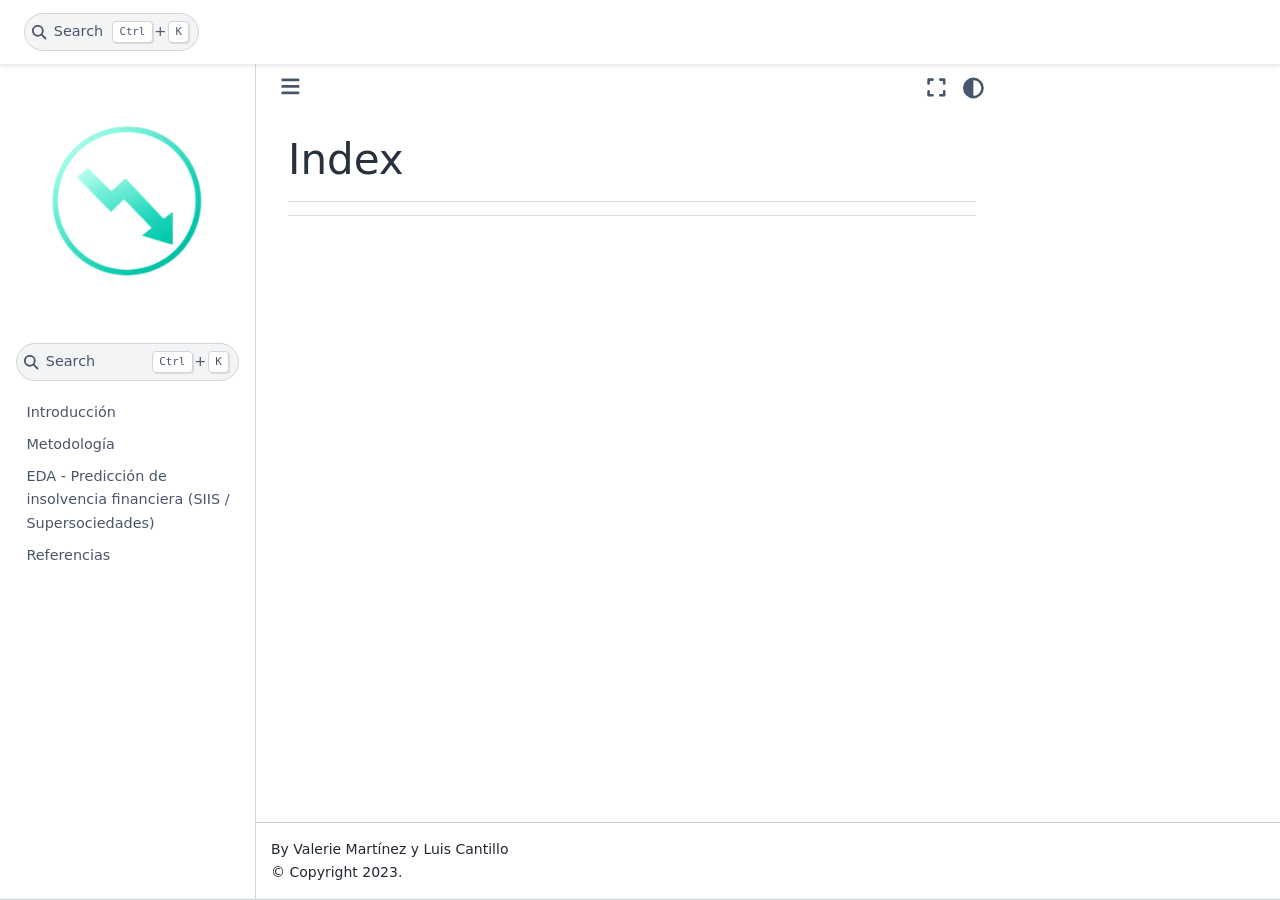
<file: genindex.html>
<!DOCTYPE html>


<html lang="en" data-content_root="./" >

  <head>
    <meta charset="utf-8" />
    <meta name="viewport" content="width=device-width, initial-scale=1.0" />
    <title>Index &#8212; Riesgo de Insolvencia Financiera SIIS</title>
  
  
  
  <script data-cfasync="false">
    document.documentElement.dataset.mode = localStorage.getItem("mode") || "";
    document.documentElement.dataset.theme = localStorage.getItem("theme") || "";
  </script>
  <!--
    this give us a css class that will be invisible only if js is disabled
  -->
  <noscript>
    <style>
      .pst-js-only { display: none !important; }

    </style>
  </noscript>
  
  <!-- Loaded before other Sphinx assets -->
  <link href="_static/styles/theme.css?digest=55c26ed414f5f8a31ebb" rel="stylesheet" />
<link href="_static/styles/pydata-sphinx-theme.css?digest=55c26ed414f5f8a31ebb" rel="stylesheet" />

    <link rel="stylesheet" type="text/css" href="_static/pygments.css?v=03e43079" />
    <link rel="stylesheet" type="text/css" href="_static/styles/sphinx-book-theme.css?v=3c74b3bc" />
    <link rel="stylesheet" type="text/css" href="_static/togglebutton.css?v=9c3e77be" />
    <link rel="stylesheet" type="text/css" href="_static/copybutton.css?v=76b2166b" />
    <link rel="stylesheet" type="text/css" href="_static/mystnb.11b39860a7a0cbfd473a3ad8a317855267ff0bd372690045ca344a6b62be495e.css" />
    <link rel="stylesheet" type="text/css" href="_static/sphinx-thebe.css?v=4fa983c6" />
    <link rel="stylesheet" type="text/css" href="_static/sphinx-design.min.css?v=95c83b7e" />
    <link rel="stylesheet" type="text/css" href="_static/custom.css?v=b6b268a5" />
  
  <!-- So that users can add custom icons -->
  <script defer src="_static/scripts/fontawesome.js?digest=55c26ed414f5f8a31ebb"></script>
  <!-- Pre-loaded scripts that we'll load fully later -->
  <link rel="preload" as="script" href="_static/scripts/bootstrap.js?digest=55c26ed414f5f8a31ebb" />
<link rel="preload" as="script" href="_static/scripts/pydata-sphinx-theme.js?digest=55c26ed414f5f8a31ebb" />

    <script src="_static/documentation_options.js?v=9eb32ce0"></script>
    <script src="_static/doctools.js?v=9a2dae69"></script>
    <script src="_static/sphinx_highlight.js?v=dc90522c"></script>
    <script src="_static/clipboard.min.js?v=a7894cd8"></script>
    <script src="_static/copybutton.js?v=f281be69"></script>
    <script src="_static/scripts/sphinx-book-theme.js?v=fab101a9"></script>
    <script>let toggleHintShow = 'Click to show';</script>
    <script>let toggleHintHide = 'Click to hide';</script>
    <script>let toggleOpenOnPrint = 'true';</script>
    <script src="_static/togglebutton.js?v=b8b12719"></script>
    <script>var togglebuttonSelector = '.toggle, .admonition.dropdown';</script>
    <script src="_static/design-tabs.js?v=f930bc37"></script>
    <script>const THEBE_JS_URL = "https://unpkg.com/thebe@0.8.2/lib/index.js"; const thebe_selector = ".thebe,.cell"; const thebe_selector_input = "pre"; const thebe_selector_output = ".output, .cell_output"</script>
    <script async="async" src="_static/sphinx-thebe.js?v=c100c467"></script>
    <script>var togglebuttonSelector = '.toggle, .admonition.dropdown';</script>
    <script>const THEBE_JS_URL = "https://unpkg.com/thebe@0.8.2/lib/index.js"; const thebe_selector = ".thebe,.cell"; const thebe_selector_input = "pre"; const thebe_selector_output = ".output, .cell_output"</script>
    <script>DOCUMENTATION_OPTIONS.pagename = 'genindex';</script>
    <script>DOCUMENTATION_OPTIONS.search_as_you_type = false;</script>
    <link rel="index" title="Index" href="#" />
    <link rel="search" title="Search" href="search.html" />
  <meta name="viewport" content="width=device-width, initial-scale=1"/>
  <meta name="docsearch:language" content="en"/>
  <meta name="docsearch:version" content="" />
  
    
    <script src="_static/searchtools.js"></script>
    <script src="_static/language_data.js"></script>
    <script src="searchindex.js"></script>
  
  </head>
  <body data-default-mode="">
  
  
  <div id="pst-skip-link" class="skip-link d-print-none"><a href="#main-content">Skip to main content</a></div>

  
  <div id="pst-scroll-pixel-helper"></div>
  
  <button type="button" class="btn rounded-pill" id="pst-back-to-top">
    <i class="fa-solid fa-arrow-up"></i>Back to top</button>
  
  
  
  
  <dialog id="pst-search-dialog">
    
<form class="bd-search d-flex align-items-center"
      action="search.html"
      method="get">
  <i class="fa-solid fa-magnifying-glass"></i>
  <input type="search"
         class="form-control"
         name="q"
         placeholder="Search this book..."
         aria-label="Search this book..."
         autocomplete="off"
         autocorrect="off"
         autocapitalize="off"
         spellcheck="false"/>
  <span class="search-button__kbd-shortcut"><kbd class="kbd-shortcut__modifier">Ctrl</kbd>+<kbd>K</kbd></span>
</form>
  </dialog>

  <div class="pst-async-banner-revealer d-none">
  <aside id="bd-header-version-warning" class="d-none d-print-none" aria-label="Version warning"></aside>
</div>

  
    <header id="pst-header" class="bd-header navbar navbar-expand-lg bd-navbar d-print-none">
<div class="bd-header__inner bd-page-width">
  <button class="pst-navbar-icon sidebar-toggle primary-toggle" aria-label="Site navigation">
    <span class="fa-solid fa-bars"></span>
  </button>
  
  
  <div class="col-lg-9 navbar-header-items">
    
    
    <div class="navbar-header-items__end">
      
        <div class="navbar-item navbar-persistent--container">
          

<button class="btn search-button-field search-button__button pst-js-only" title="Search" aria-label="Search" data-bs-placement="bottom" data-bs-toggle="tooltip">
 <i class="fa-solid fa-magnifying-glass"></i>
 <span class="search-button__default-text">Search</span>
 <span class="search-button__kbd-shortcut"><kbd class="kbd-shortcut__modifier">Ctrl</kbd>+<kbd class="kbd-shortcut__modifier">K</kbd></span>
</button>
        </div>
      
      
    </div>
    
  </div>
  
  
    <div class="navbar-persistent--mobile">

<button class="btn search-button-field search-button__button pst-js-only" title="Search" aria-label="Search" data-bs-placement="bottom" data-bs-toggle="tooltip">
 <i class="fa-solid fa-magnifying-glass"></i>
 <span class="search-button__default-text">Search</span>
 <span class="search-button__kbd-shortcut"><kbd class="kbd-shortcut__modifier">Ctrl</kbd>+<kbd class="kbd-shortcut__modifier">K</kbd></span>
</button>
    </div>
  

  
</div>

    </header>
  

  <div class="bd-container">
    <div class="bd-container__inner bd-page-width">
      
      
      
        
      
      <dialog id="pst-primary-sidebar-modal"></dialog>
      <div id="pst-primary-sidebar" class="bd-sidebar-primary bd-sidebar">
        

  
  <div class="sidebar-header-items sidebar-primary__section">
    
    
    
    
  </div>
  
    <div class="sidebar-primary-items__start sidebar-primary__section">
        <div class="sidebar-primary-item">

  
    
  

<a class="navbar-brand logo" href="introduccion.html">
  
  
  
  
  
    
    
      
    
    
    <img src="_static/logo.png" class="logo__image only-light" alt="Riesgo de Insolvencia Financiera SIIS - Home"/>
    <img src="_static/logo.png" class="logo__image only-dark pst-js-only" alt="Riesgo de Insolvencia Financiera SIIS - Home"/>
  
  
</a></div>
        <div class="sidebar-primary-item">

<button class="btn search-button-field search-button__button pst-js-only" title="Search" aria-label="Search" data-bs-placement="bottom" data-bs-toggle="tooltip">
 <i class="fa-solid fa-magnifying-glass"></i>
 <span class="search-button__default-text">Search</span>
 <span class="search-button__kbd-shortcut"><kbd class="kbd-shortcut__modifier">Ctrl</kbd>+<kbd class="kbd-shortcut__modifier">K</kbd></span>
</button></div>
        <div class="sidebar-primary-item"><nav class="bd-links bd-docs-nav" aria-label="Main">
    <div class="bd-toc-item navbar-nav active">
        
        <ul class="nav bd-sidenav bd-sidenav__home-link">
            <li class="toctree-l1">
                <a class="reference internal" href="introduccion.html">
                    Introducción
                </a>
            </li>
        </ul>
        <ul class="nav bd-sidenav">
<li class="toctree-l1"><a class="reference internal" href="metodologia.html">Metodología</a></li>
<li class="toctree-l1"><a class="reference internal" href="EDA_Insolvencia_SIIS.html">EDA - Predicción de insolvencia financiera (SIIS / Supersociedades)</a></li>
<li class="toctree-l1"><a class="reference internal" href="referencias.html">Referencias</a></li>
</ul>

    </div>
</nav></div>
    </div>
  
  
  <div class="sidebar-primary-items__end sidebar-primary__section">
      <div class="sidebar-primary-item">
<div id="ethical-ad-placement"
      class="flat"
      data-ea-publisher="readthedocs"
      data-ea-type="readthedocs-sidebar"
      data-ea-manual="true">
</div></div>
  </div>


      </div>
      
      <main id="main-content" class="bd-main" role="main">
        
        

<div class="sbt-scroll-pixel-helper"></div>

          <div class="bd-content">
            <div class="bd-article-container">
              
              <div class="bd-header-article d-print-none">
<div class="header-article-items header-article__inner">
  
    <div class="header-article-items__start">
      
        <div class="header-article-item"><button class="sidebar-toggle primary-toggle btn btn-sm" title="Toggle primary sidebar" data-bs-placement="bottom" data-bs-toggle="tooltip">
  <span class="fa-solid fa-bars"></span>
</button></div>
      
    </div>
  
  
    <div class="header-article-items__end">
      
        <div class="header-article-item">

<div class="article-header-buttons">



<button onclick="toggleFullScreen()"
  class="btn btn-sm btn-fullscreen-button pst-navbar-icon"
  title="Fullscreen mode"
  data-bs-placement="bottom" data-bs-toggle="tooltip"
>
  

<span class="btn__icon-container">
  <i class="fas fa-expand"></i>
  </span>

</button>



<button class="btn btn-sm nav-link pst-navbar-icon theme-switch-button pst-js-only" aria-label="Color mode" data-bs-title="Color mode"  data-bs-placement="bottom" data-bs-toggle="tooltip">
  <i class="theme-switch fa-solid fa-sun                fa-lg" data-mode="light" title="Light"></i>
  <i class="theme-switch fa-solid fa-moon               fa-lg" data-mode="dark"  title="Dark"></i>
  <i class="theme-switch fa-solid fa-circle-half-stroke fa-lg" data-mode="auto"  title="System Settings"></i>
</button>


<button class="btn btn-sm pst-navbar-icon search-button search-button__button pst-js-only" title="Search" aria-label="Search" data-bs-placement="bottom" data-bs-toggle="tooltip">
    <i class="fa-solid fa-magnifying-glass fa-lg"></i>
</button>

</div></div>
      
    </div>
  
</div>
</div>
              
              

<div id="jb-print-docs-body" class="onlyprint">
    <h1></h1>
    <!-- Table of contents -->
    <div id="print-main-content">
        <div id="jb-print-toc">
            
        </div>
    </div>
</div>

              
                
<div id="searchbox"></div>
                <article class="bd-article">
                  

<h1 id="index">Index</h1>

<div class="genindex-jumpbox">
 
</div>


                </article>
              

              
              
              
              
                <footer class="prev-next-footer d-print-none">
                  
<div class="prev-next-area">
</div>
                </footer>
              
            </div>
            
            
              
            
          </div>
          <footer class="bd-footer-content">
            
<div class="bd-footer-content__inner container">
  
  <div class="footer-item">
    
<p class="component-author">
By Valerie Martínez y Luis Cantillo
</p>

  </div>
  
  <div class="footer-item">
    

  <p class="copyright">
    
      © Copyright 2023.
      <br/>
    
  </p>

  </div>
  
  <div class="footer-item">
    
  </div>
  
  <div class="footer-item">
    
  </div>
  
</div>
          </footer>
        

      </main>
    </div>
  </div>
  
  <!-- Scripts loaded after <body> so the DOM is not blocked -->
  <script defer src="_static/scripts/bootstrap.js?digest=55c26ed414f5f8a31ebb"></script>
<script defer src="_static/scripts/pydata-sphinx-theme.js?digest=55c26ed414f5f8a31ebb"></script>

  <footer class="bd-footer">
  </footer>
  </body>
</html>
</file>
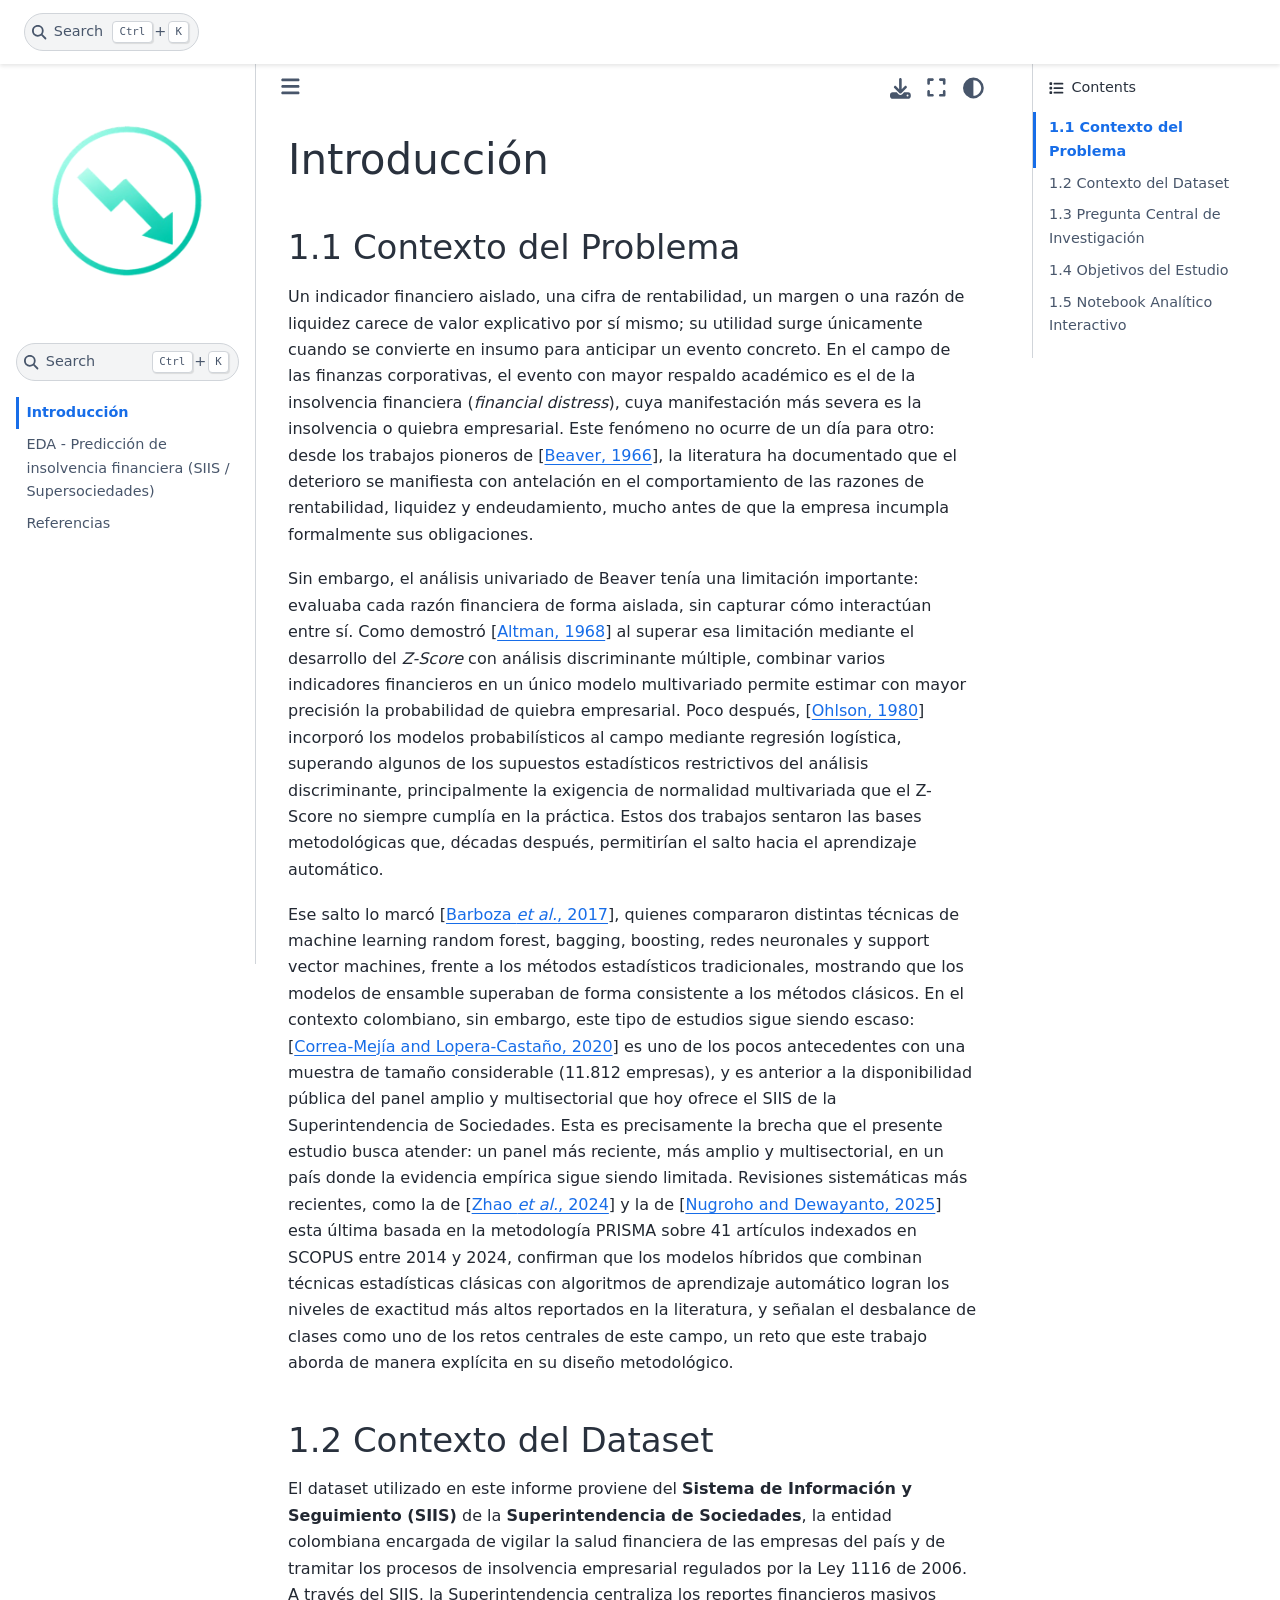
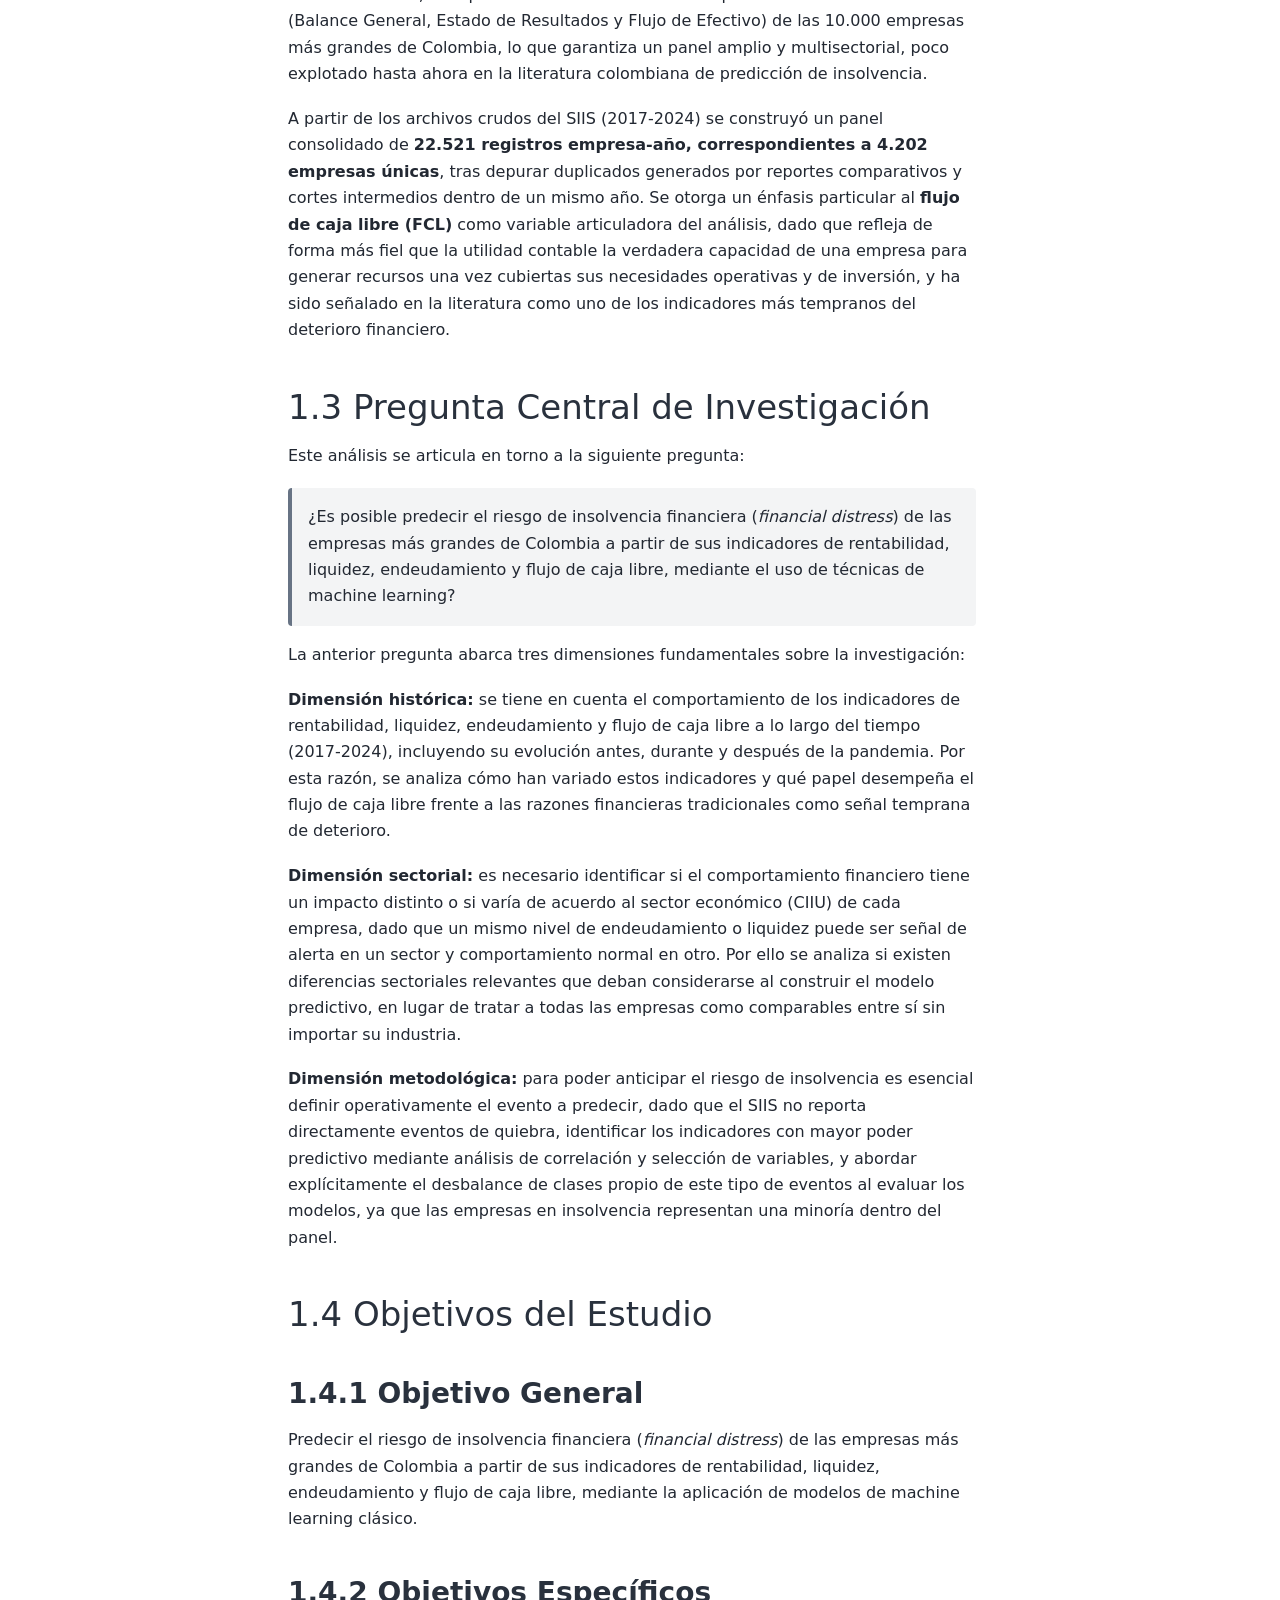
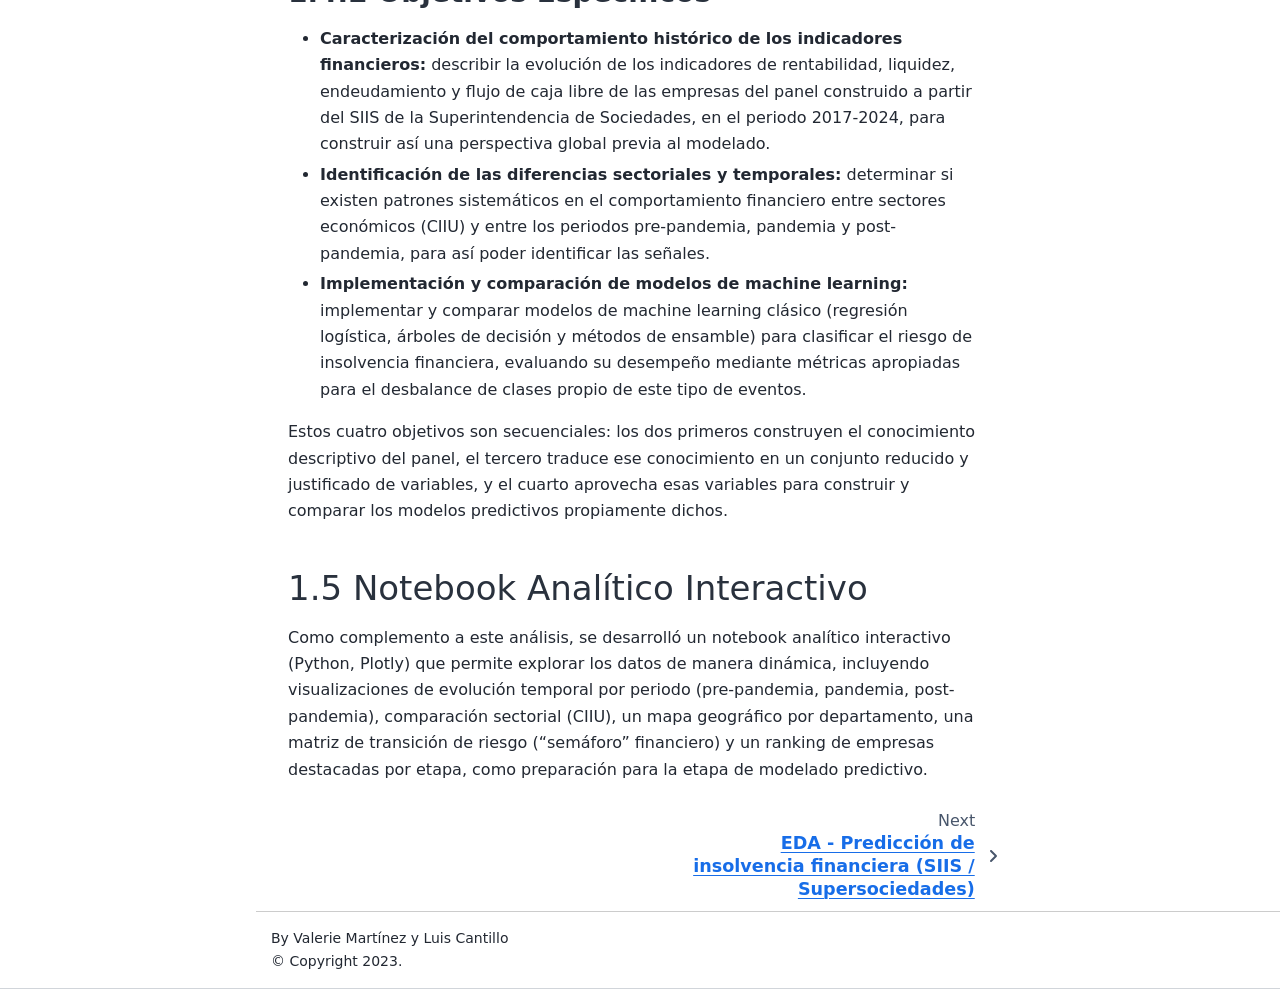
<file: Introduccion.html>
<!DOCTYPE html>


<html lang="en" data-content_root="./" >

  <head>
    <meta charset="utf-8" />
    <meta name="viewport" content="width=device-width, initial-scale=1.0" /><meta name="viewport" content="width=device-width, initial-scale=1" />

    <title>Introducción &#8212; Riesgo de Insolvencia Financiera SIIS</title>
  
  
  
  <script data-cfasync="false">
    document.documentElement.dataset.mode = localStorage.getItem("mode") || "";
    document.documentElement.dataset.theme = localStorage.getItem("theme") || "";
  </script>
  <!--
    this give us a css class that will be invisible only if js is disabled
  -->
  <noscript>
    <style>
      .pst-js-only { display: none !important; }

    </style>
  </noscript>
  
  <!-- Loaded before other Sphinx assets -->
  <link href="_static/styles/theme.css?digest=55c26ed414f5f8a31ebb" rel="stylesheet" />
<link href="_static/styles/pydata-sphinx-theme.css?digest=55c26ed414f5f8a31ebb" rel="stylesheet" />

    <link rel="stylesheet" type="text/css" href="_static/pygments.css?v=03e43079" />
    <link rel="stylesheet" type="text/css" href="_static/styles/sphinx-book-theme.css?v=3c74b3bc" />
    <link rel="stylesheet" type="text/css" href="_static/togglebutton.css?v=9c3e77be" />
    <link rel="stylesheet" type="text/css" href="_static/copybutton.css?v=76b2166b" />
    <link rel="stylesheet" type="text/css" href="_static/mystnb.11b39860a7a0cbfd473a3ad8a317855267ff0bd372690045ca344a6b62be495e.css" />
    <link rel="stylesheet" type="text/css" href="_static/sphinx-thebe.css?v=4fa983c6" />
    <link rel="stylesheet" type="text/css" href="_static/sphinx-design.min.css?v=95c83b7e" />
    <link rel="stylesheet" type="text/css" href="_static/custom.css?v=7cd2d9dc" />
  
  <!-- So that users can add custom icons -->
  <script defer src="_static/scripts/fontawesome.js?digest=55c26ed414f5f8a31ebb"></script>
  <!-- Pre-loaded scripts that we'll load fully later -->
  <link rel="preload" as="script" href="_static/scripts/bootstrap.js?digest=55c26ed414f5f8a31ebb" />
<link rel="preload" as="script" href="_static/scripts/pydata-sphinx-theme.js?digest=55c26ed414f5f8a31ebb" />

    <script src="_static/documentation_options.js?v=9eb32ce0"></script>
    <script src="_static/doctools.js?v=9a2dae69"></script>
    <script src="_static/sphinx_highlight.js?v=dc90522c"></script>
    <script src="_static/clipboard.min.js?v=a7894cd8"></script>
    <script src="_static/copybutton.js?v=f281be69"></script>
    <script src="_static/scripts/sphinx-book-theme.js?v=fab101a9"></script>
    <script>let toggleHintShow = 'Click to show';</script>
    <script>let toggleHintHide = 'Click to hide';</script>
    <script>let toggleOpenOnPrint = 'true';</script>
    <script src="_static/togglebutton.js?v=b8b12719"></script>
    <script>var togglebuttonSelector = '.toggle, .admonition.dropdown';</script>
    <script src="_static/design-tabs.js?v=f930bc37"></script>
    <script>const THEBE_JS_URL = "https://unpkg.com/thebe@0.8.2/lib/index.js"; const thebe_selector = ".thebe,.cell"; const thebe_selector_input = "pre"; const thebe_selector_output = ".output, .cell_output"</script>
    <script async="async" src="_static/sphinx-thebe.js?v=c100c467"></script>
    <script>var togglebuttonSelector = '.toggle, .admonition.dropdown';</script>
    <script>const THEBE_JS_URL = "https://unpkg.com/thebe@0.8.2/lib/index.js"; const thebe_selector = ".thebe,.cell"; const thebe_selector_input = "pre"; const thebe_selector_output = ".output, .cell_output"</script>
    <script>DOCUMENTATION_OPTIONS.pagename = 'Introduccion';</script>
    <script>DOCUMENTATION_OPTIONS.search_as_you_type = false;</script>
    <link rel="index" title="Index" href="genindex.html" />
    <link rel="search" title="Search" href="search.html" />
    <link rel="next" title="EDA - Predicción de insolvencia financiera (SIIS / Supersociedades)" href="EDA_Insolvencia_SIIS.html" />
  <meta name="viewport" content="width=device-width, initial-scale=1"/>
  <meta name="docsearch:language" content="en"/>
  <meta name="docsearch:version" content="" />
  
    
    <script src="_static/searchtools.js"></script>
    <script src="_static/language_data.js"></script>
    <script src="searchindex.js"></script>
  
  </head>
  <body data-default-mode="">
  
  
  <div id="pst-skip-link" class="skip-link d-print-none"><a href="#main-content">Skip to main content</a></div>

  
  <div id="pst-scroll-pixel-helper"></div>
  
  <button type="button" class="btn rounded-pill" id="pst-back-to-top">
    <i class="fa-solid fa-arrow-up"></i>Back to top</button>
  
  
  
  
  <dialog id="pst-search-dialog">
    
<form class="bd-search d-flex align-items-center"
      action="search.html"
      method="get">
  <i class="fa-solid fa-magnifying-glass"></i>
  <input type="search"
         class="form-control"
         name="q"
         placeholder="Search this book..."
         aria-label="Search this book..."
         autocomplete="off"
         autocorrect="off"
         autocapitalize="off"
         spellcheck="false"/>
  <span class="search-button__kbd-shortcut"><kbd class="kbd-shortcut__modifier">Ctrl</kbd>+<kbd>K</kbd></span>
</form>
  </dialog>

  <div class="pst-async-banner-revealer d-none">
  <aside id="bd-header-version-warning" class="d-none d-print-none" aria-label="Version warning"></aside>
</div>

  
    <header id="pst-header" class="bd-header navbar navbar-expand-lg bd-navbar d-print-none">
<div class="bd-header__inner bd-page-width">
  <button class="pst-navbar-icon sidebar-toggle primary-toggle" aria-label="Site navigation">
    <span class="fa-solid fa-bars"></span>
  </button>
  
  
  <div class="col-lg-9 navbar-header-items">
    
    
    <div class="navbar-header-items__end">
      
        <div class="navbar-item navbar-persistent--container">
          

<button class="btn search-button-field search-button__button pst-js-only" title="Search" aria-label="Search" data-bs-placement="bottom" data-bs-toggle="tooltip">
 <i class="fa-solid fa-magnifying-glass"></i>
 <span class="search-button__default-text">Search</span>
 <span class="search-button__kbd-shortcut"><kbd class="kbd-shortcut__modifier">Ctrl</kbd>+<kbd class="kbd-shortcut__modifier">K</kbd></span>
</button>
        </div>
      
      
    </div>
    
  </div>
  
  
    <div class="navbar-persistent--mobile">

<button class="btn search-button-field search-button__button pst-js-only" title="Search" aria-label="Search" data-bs-placement="bottom" data-bs-toggle="tooltip">
 <i class="fa-solid fa-magnifying-glass"></i>
 <span class="search-button__default-text">Search</span>
 <span class="search-button__kbd-shortcut"><kbd class="kbd-shortcut__modifier">Ctrl</kbd>+<kbd class="kbd-shortcut__modifier">K</kbd></span>
</button>
    </div>
  

  
    <button class="pst-navbar-icon sidebar-toggle secondary-toggle" aria-label="On this page">
      <span class="fa-solid fa-outdent"></span>
    </button>
  
</div>

    </header>
  

  <div class="bd-container">
    <div class="bd-container__inner bd-page-width">
      
      
      
        
      
      <dialog id="pst-primary-sidebar-modal"></dialog>
      <div id="pst-primary-sidebar" class="bd-sidebar-primary bd-sidebar">
        

  
  <div class="sidebar-header-items sidebar-primary__section">
    
    
    
    
  </div>
  
    <div class="sidebar-primary-items__start sidebar-primary__section">
        <div class="sidebar-primary-item">

  
    
  

<a class="navbar-brand logo" href="#">
  
  
  
  
  
    
    
      
    
    
    <img src="_static/logo.png" class="logo__image only-light" alt="Riesgo de Insolvencia Financiera SIIS - Home"/>
    <img src="_static/logo.png" class="logo__image only-dark pst-js-only" alt="Riesgo de Insolvencia Financiera SIIS - Home"/>
  
  
</a></div>
        <div class="sidebar-primary-item">

<button class="btn search-button-field search-button__button pst-js-only" title="Search" aria-label="Search" data-bs-placement="bottom" data-bs-toggle="tooltip">
 <i class="fa-solid fa-magnifying-glass"></i>
 <span class="search-button__default-text">Search</span>
 <span class="search-button__kbd-shortcut"><kbd class="kbd-shortcut__modifier">Ctrl</kbd>+<kbd class="kbd-shortcut__modifier">K</kbd></span>
</button></div>
        <div class="sidebar-primary-item"><nav class="bd-links bd-docs-nav" aria-label="Main">
    <div class="bd-toc-item navbar-nav active">
        
        <ul class="nav bd-sidenav bd-sidenav__home-link">
            <li class="toctree-l1 current active">
                <a class="reference internal" href="#">
                    Introducción
                </a>
            </li>
        </ul>
        <ul class="nav bd-sidenav">
<li class="toctree-l1"><a class="reference internal" href="EDA_Insolvencia_SIIS.html">EDA - Predicción de insolvencia financiera (SIIS / Supersociedades)</a></li>
<li class="toctree-l1"><a class="reference internal" href="referencias.html">Referencias</a></li>
</ul>

    </div>
</nav></div>
    </div>
  
  
  <div class="sidebar-primary-items__end sidebar-primary__section">
      <div class="sidebar-primary-item">
<div id="ethical-ad-placement"
      class="flat"
      data-ea-publisher="readthedocs"
      data-ea-type="readthedocs-sidebar"
      data-ea-manual="true">
</div></div>
  </div>


      </div>
      
      <main id="main-content" class="bd-main" role="main">
        
        

<div class="sbt-scroll-pixel-helper"></div>

          <div class="bd-content">
            <div class="bd-article-container">
              
              <div class="bd-header-article d-print-none">
<div class="header-article-items header-article__inner">
  
    <div class="header-article-items__start">
      
        <div class="header-article-item"><button class="sidebar-toggle primary-toggle btn btn-sm" title="Toggle primary sidebar" data-bs-placement="bottom" data-bs-toggle="tooltip">
  <span class="fa-solid fa-bars"></span>
</button></div>
      
    </div>
  
  
    <div class="header-article-items__end">
      
        <div class="header-article-item">

<div class="article-header-buttons">





<div class="dropdown dropdown-download-buttons">
  <button class="btn dropdown-toggle" type="button" data-bs-toggle="dropdown" aria-expanded="false" aria-label="Download this page">
    <i class="fas fa-download"></i>
  </button>
  <ul class="dropdown-menu">
      
      
      
      <li><a href="_sources/Introduccion.md" target="_blank"
   class="btn btn-sm btn-download-source-button dropdown-item"
   title="Download source file"
   data-bs-placement="left" data-bs-toggle="tooltip"
>
  

<span class="btn__icon-container">
  <i class="fas fa-file"></i>
  </span>
<span class="btn__text-container">.md</span>
</a>
</li>
      
      
      
      
      <li>
<button onclick="window.print()"
  class="btn btn-sm btn-download-pdf-button dropdown-item"
  title="Print to PDF"
  data-bs-placement="left" data-bs-toggle="tooltip"
>
  

<span class="btn__icon-container">
  <i class="fas fa-file-pdf"></i>
  </span>
<span class="btn__text-container">.pdf</span>
</button>
</li>
      
  </ul>
</div>




<button onclick="toggleFullScreen()"
  class="btn btn-sm btn-fullscreen-button pst-navbar-icon"
  title="Fullscreen mode"
  data-bs-placement="bottom" data-bs-toggle="tooltip"
>
  

<span class="btn__icon-container">
  <i class="fas fa-expand"></i>
  </span>

</button>



<button class="btn btn-sm nav-link pst-navbar-icon theme-switch-button pst-js-only" aria-label="Color mode" data-bs-title="Color mode"  data-bs-placement="bottom" data-bs-toggle="tooltip">
  <i class="theme-switch fa-solid fa-sun                fa-lg" data-mode="light" title="Light"></i>
  <i class="theme-switch fa-solid fa-moon               fa-lg" data-mode="dark"  title="Dark"></i>
  <i class="theme-switch fa-solid fa-circle-half-stroke fa-lg" data-mode="auto"  title="System Settings"></i>
</button>


<button class="btn btn-sm pst-navbar-icon search-button search-button__button pst-js-only" title="Search" aria-label="Search" data-bs-placement="bottom" data-bs-toggle="tooltip">
    <i class="fa-solid fa-magnifying-glass fa-lg"></i>
</button>
<button class="sidebar-toggle secondary-toggle btn btn-sm pst-navbar-icon" title="Toggle secondary sidebar" data-bs-placement="bottom" data-bs-toggle="tooltip">
    <span class="fa-solid fa-list"></span>
</button>
</div></div>
      
    </div>
  
</div>
</div>
              
              

<div id="jb-print-docs-body" class="onlyprint">
    <h1>Introducción</h1>
    <!-- Table of contents -->
    <div id="print-main-content">
        <div id="jb-print-toc">
            
            <div>
                <h2> Contents </h2>
            </div>
            <nav aria-label="Page">
                <ul class="pst-show_toc_level nav section-nav flex-column">
<li class="toc-h2 nav-item toc-entry"><a class="reference internal nav-link" href="#contexto-del-problema">1.1 Contexto del Problema</a></li>
<li class="toc-h2 nav-item toc-entry"><a class="reference internal nav-link" href="#contexto-del-dataset">1.2 Contexto del Dataset</a></li>
<li class="toc-h2 nav-item toc-entry"><a class="reference internal nav-link" href="#pregunta-central-de-investigacion">1.3 Pregunta Central de Investigación</a></li>
<li class="toc-h2 nav-item toc-entry"><a class="reference internal nav-link" href="#objetivos-del-estudio">1.4 Objetivos del Estudio</a><ul class="nav section-nav flex-column">
<li class="toc-h3 nav-item toc-entry"><a class="reference internal nav-link" href="#objetivo-general">1.4.1 Objetivo General</a></li>
<li class="toc-h3 nav-item toc-entry"><a class="reference internal nav-link" href="#objetivos-especificos">1.4.2 Objetivos Específicos</a></li>
</ul>
</li>
<li class="toc-h2 nav-item toc-entry"><a class="reference internal nav-link" href="#notebook-analitico-interactivo">1.5 Notebook Analítico Interactivo</a></li>
</ul>
            </nav>
        </div>
    </div>
</div>

              
                
<div id="searchbox"></div>
                <article class="bd-article">
                  
  <section class="tex2jax_ignore mathjax_ignore" id="introduccion">
<h1>Introducción<a class="headerlink" href="#introduccion" title="Link to this heading">#</a></h1>
<section id="contexto-del-problema">
<h2>1.1 Contexto del Problema<a class="headerlink" href="#contexto-del-problema" title="Link to this heading">#</a></h2>
<p>Un indicador financiero aislado, una cifra de rentabilidad, un margen o una razón de liquidez carece de valor explicativo por sí mismo; su utilidad surge únicamente cuando se convierte en insumo para anticipar un evento concreto. En el campo de las finanzas corporativas, el evento con mayor respaldo académico es el de la insolvencia financiera (<em>financial distress</em>), cuya manifestación más severa es la insolvencia o quiebra empresarial. Este fenómeno no ocurre de un día para otro: desde los trabajos pioneros de <span class="bibtex-citation" id="id1">[<a class="reference internal" href="referencias.html#id2" title="William H. Beaver. Financial ratios as predictors of failure. Journal of Accounting Research, 4:71–111, 1966.">Beaver, 1966</a>]</span>, la literatura ha documentado que el deterioro se manifiesta con antelación en el comportamiento de las razones de rentabilidad, liquidez y endeudamiento, mucho antes de que la empresa incumpla formalmente sus obligaciones.</p>
<p>Sin embargo, el análisis univariado de Beaver tenía una limitación importante: evaluaba cada razón financiera de forma aislada, sin capturar cómo interactúan entre sí. Como demostró <span class="bibtex-citation" id="id2">[<a class="reference internal" href="referencias.html#id3" title="Edward I. Altman. Financial ratios, discriminant analysis and the prediction of corporate bankruptcy. The Journal of Finance, 23(4):589–609, 1968.">Altman, 1968</a>]</span> al superar esa limitación mediante el desarrollo del <em>Z-Score</em> con análisis discriminante múltiple, combinar varios indicadores financieros en un único modelo multivariado permite estimar con mayor precisión la probabilidad de quiebra empresarial. Poco después, <span class="bibtex-citation" id="id3">[<a class="reference internal" href="referencias.html#id4" title="James A. Ohlson. Financial ratios and the probabilistic prediction of bankruptcy. Journal of Accounting Research, 18(1):109–131, 1980.">Ohlson, 1980</a>]</span> incorporó los modelos probabilísticos al campo mediante regresión logística, superando algunos de los supuestos estadísticos restrictivos del análisis discriminante, principalmente la exigencia de normalidad multivariada que el Z-Score no siempre cumplía en la práctica. Estos dos trabajos sentaron las bases metodológicas que, décadas después, permitirían el salto hacia el aprendizaje automático.</p>
<p>Ese salto lo marcó <span class="bibtex-citation" id="id4">[<a class="reference internal" href="referencias.html#id5" title="Flavio Barboza, Herbert Kimura, and Edward Altman. Machine learning models and bankruptcy prediction. Expert Systems with Applications, 83:405–417, 2017.">Barboza <em>et al.</em>, 2017</a>]</span>, quienes compararon distintas técnicas de machine learning random forest, bagging, boosting, redes neuronales y support vector machines, frente a los métodos estadísticos tradicionales, mostrando que los modelos de ensamble superaban de forma consistente a los métodos clásicos. En el contexto colombiano, sin embargo, este tipo de estudios sigue siendo escaso: <span class="bibtex-citation" id="id5">[<a class="reference internal" href="referencias.html#id6" title="Diego Andrés Correa-Mejía and Mauricio Lopera-Castaño. Predicción de la insolvencia empresarial: un caso aplicado al sector real colombiano. Contaduría y Administración, 2020.">Correa-Mejía and Lopera-Castaño, 2020</a>]</span> es uno de los pocos antecedentes con una muestra de tamaño considerable (11.812 empresas), y es anterior a la disponibilidad pública del panel amplio y multisectorial que hoy ofrece el SIIS de la Superintendencia de Sociedades. Esta es precisamente la brecha que el presente estudio busca atender: un panel más reciente, más amplio y multisectorial, en un país donde la evidencia empírica sigue siendo limitada. Revisiones sistemáticas más recientes, como la de <span class="bibtex-citation" id="id6">[<a class="reference internal" href="referencias.html#id7" title="Yi Zhao, Jamal Ouenniche, and Johannes De Smedt. A systematic review of corporate bankruptcy prediction. 2024.">Zhao <em>et al.</em>, 2024</a>]</span> y la de <span class="bibtex-citation" id="id7">[<a class="reference internal" href="referencias.html#id8" title="Bambang Nugroho and Totok Dewayanto. A prisma-based systematic review of financial distress prediction. 2025.">Nugroho and Dewayanto, 2025</a>]</span> esta última basada en la metodología PRISMA sobre 41 artículos indexados en SCOPUS entre 2014 y 2024, confirman que los modelos híbridos que combinan técnicas estadísticas clásicas con algoritmos de aprendizaje automático logran los niveles de exactitud más altos reportados en la literatura, y señalan el desbalance de clases como uno de los retos centrales de este campo, un reto que este trabajo aborda de manera explícita en su diseño metodológico.</p>
</section>
<section id="contexto-del-dataset">
<h2>1.2 Contexto del Dataset<a class="headerlink" href="#contexto-del-dataset" title="Link to this heading">#</a></h2>
<p>El dataset utilizado en este informe proviene del <strong>Sistema de Información y Seguimiento (SIIS)</strong> de la <strong>Superintendencia de Sociedades</strong>, la entidad colombiana encargada de vigilar la salud financiera de las empresas del país y de tramitar los procesos de insolvencia empresarial regulados por la Ley 1116 de 2006. A través del SIIS, la Superintendencia centraliza los reportes financieros masivos (Balance General, Estado de Resultados y Flujo de Efectivo) de las 10.000 empresas más grandes de Colombia, lo que garantiza un panel amplio y multisectorial, poco explotado hasta ahora en la literatura colombiana de predicción de insolvencia.</p>
<p>A partir de los archivos crudos del SIIS (2017-2024) se construyó un panel consolidado de <strong>22.521 registros empresa-año, correspondientes a 4.202 empresas únicas</strong>, tras depurar duplicados generados por reportes comparativos y cortes intermedios dentro de un mismo año. Se otorga un énfasis particular al <strong>flujo de caja libre (FCL)</strong> como variable articuladora del análisis, dado que refleja de forma más fiel que la utilidad contable la verdadera capacidad de una empresa para generar recursos una vez cubiertas sus necesidades operativas y de inversión, y ha sido señalado en la literatura como uno de los indicadores más tempranos del deterioro financiero.</p>
</section>
<section id="pregunta-central-de-investigacion">
<h2>1.3 Pregunta Central de Investigación<a class="headerlink" href="#pregunta-central-de-investigacion" title="Link to this heading">#</a></h2>
<p>Este análisis se articula en torno a la siguiente pregunta:</p>
<blockquote>
<div><p>¿Es posible predecir el riesgo de insolvencia financiera (<em>financial distress</em>) de las empresas más grandes de Colombia a partir de sus indicadores de rentabilidad, liquidez, endeudamiento y flujo de caja libre, mediante el uso de técnicas de machine learning?</p>
</div></blockquote>
<p>La anterior pregunta abarca tres dimensiones fundamentales sobre la investigación:</p>
<p><strong>Dimensión histórica:</strong> se tiene en cuenta el comportamiento de los indicadores de rentabilidad, liquidez, endeudamiento y flujo de caja libre a lo largo del tiempo (2017-2024), incluyendo su evolución antes, durante y después de la pandemia. Por esta razón, se analiza cómo han variado estos indicadores y qué papel desempeña el flujo de caja libre frente a las razones financieras tradicionales como señal temprana de deterioro.</p>
<p><strong>Dimensión sectorial:</strong> es necesario identificar si el comportamiento financiero tiene un impacto distinto o si varía de acuerdo al sector económico (CIIU) de cada empresa, dado que un mismo nivel de endeudamiento o liquidez puede ser señal de alerta en un sector y comportamiento normal en otro. Por ello se analiza si existen diferencias sectoriales relevantes que deban considerarse al construir el modelo predictivo, en lugar de tratar a todas las empresas como comparables entre sí sin importar su industria.</p>
<p><strong>Dimensión metodológica:</strong> para poder anticipar el riesgo de insolvencia es esencial definir operativamente el evento a predecir, dado que el SIIS no reporta directamente eventos de quiebra, identificar los indicadores con mayor poder predictivo mediante análisis de correlación y selección de variables, y abordar explícitamente el desbalance de clases propio de este tipo de eventos al evaluar los modelos, ya que las empresas en insolvencia representan una minoría dentro del panel.</p>
</section>
<section id="objetivos-del-estudio">
<h2>1.4 Objetivos del Estudio<a class="headerlink" href="#objetivos-del-estudio" title="Link to this heading">#</a></h2>
<section id="objetivo-general">
<h3>1.4.1 Objetivo General<a class="headerlink" href="#objetivo-general" title="Link to this heading">#</a></h3>
<p>Predecir el riesgo de insolvencia financiera (<em>financial distress</em>) de las empresas más grandes de Colombia a partir de sus indicadores de rentabilidad, liquidez, endeudamiento y flujo de caja libre, mediante la aplicación de modelos de machine learning clásico.</p>
</section>
<section id="objetivos-especificos">
<h3>1.4.2 Objetivos Específicos<a class="headerlink" href="#objetivos-especificos" title="Link to this heading">#</a></h3>
<ul class="simple">
<li><p><strong>Caracterización del comportamiento histórico de los indicadores financieros:</strong> describir la evolución de los indicadores de rentabilidad, liquidez, endeudamiento y flujo de caja libre de las empresas del panel construido a partir del SIIS de la Superintendencia de Sociedades, en el periodo 2017-2024, para construir así una perspectiva global previa al modelado.</p></li>
<li><p><strong>Identificación de las diferencias sectoriales y temporales:</strong> determinar si existen patrones sistemáticos en el comportamiento financiero entre sectores económicos (CIIU) y entre los periodos pre-pandemia, pandemia y post-pandemia, para así poder identificar las señales.</p></li>
<li><p><strong>Implementación y comparación de modelos de machine learning:</strong> implementar y comparar modelos de machine learning clásico (regresión logística, árboles de decisión y métodos de ensamble) para clasificar el riesgo de insolvencia financiera, evaluando su desempeño mediante métricas apropiadas para el desbalance de clases propio de este tipo de eventos.</p></li>
</ul>
<p>Estos cuatro objetivos son secuenciales: los dos primeros construyen el conocimiento descriptivo del panel, el tercero traduce ese conocimiento en un conjunto reducido y justificado de variables, y el cuarto aprovecha esas variables para construir y comparar los modelos predictivos propiamente dichos.</p>
</section>
</section>
<section id="notebook-analitico-interactivo">
<h2>1.5 Notebook Analítico Interactivo<a class="headerlink" href="#notebook-analitico-interactivo" title="Link to this heading">#</a></h2>
<p>Como complemento a este análisis, se desarrolló un notebook analítico interactivo (Python, Plotly) que permite explorar los datos de manera dinámica, incluyendo visualizaciones de evolución temporal por periodo (pre-pandemia, pandemia, post-pandemia), comparación sectorial (CIIU), un mapa geográfico por departamento, una matriz de transición de riesgo (“semáforo” financiero) y un ranking de empresas destacadas por etapa, como preparación para la etapa de modelado predictivo.</p>
</section>
<div class="toctree-wrapper compound">
</div>
</section>

    <script type="text/x-thebe-config">
    {
        requestKernel: true,
        binderOptions: {
            repo: "binder-examples/jupyter-stacks-datascience",
            ref: "master",
        },
        codeMirrorConfig: {
            theme: "abcdef",
            mode: "python"
        },
        kernelOptions: {
            name: "python3",
            path: "./."
        },
        predefinedOutput: true
    }
    </script>
    <script>kernelName = 'python3'</script>

                </article>
              

              
              
              
              
                <footer class="prev-next-footer d-print-none">
                  
<div class="prev-next-area">
    <a class="right-next"
       href="EDA_Insolvencia_SIIS.html"
       title="next page">
      <div class="prev-next-info">
        <p class="prev-next-subtitle">next</p>
        <p class="prev-next-title">EDA - Predicción de insolvencia financiera (SIIS / Supersociedades)</p>
      </div>
      <i class="fa-solid fa-angle-right"></i>
    </a>
</div>
                </footer>
              
            </div>
            
            
              
                <dialog id="pst-secondary-sidebar-modal"></dialog>
                <div id="pst-secondary-sidebar" class="bd-sidebar-secondary bd-toc"><div class="sidebar-secondary-items sidebar-secondary__inner">


  <div class="sidebar-secondary-item"><div
    id="pst-page-navigation-heading-2"
    class="page-toc tocsection onthispage">
    <i class="fa-solid fa-list"></i> Contents
  </div>
  <nav id="pst-page-toc-nav" class="page-toc" aria-labelledby="pst-page-navigation-heading-2">
    <ul class="pst-show_toc_level nav section-nav flex-column">
<li class="toc-h2 nav-item toc-entry"><a class="reference internal nav-link" href="#contexto-del-problema">1.1 Contexto del Problema</a></li>
<li class="toc-h2 nav-item toc-entry"><a class="reference internal nav-link" href="#contexto-del-dataset">1.2 Contexto del Dataset</a></li>
<li class="toc-h2 nav-item toc-entry"><a class="reference internal nav-link" href="#pregunta-central-de-investigacion">1.3 Pregunta Central de Investigación</a></li>
<li class="toc-h2 nav-item toc-entry"><a class="reference internal nav-link" href="#objetivos-del-estudio">1.4 Objetivos del Estudio</a><ul class="nav section-nav flex-column">
<li class="toc-h3 nav-item toc-entry"><a class="reference internal nav-link" href="#objetivo-general">1.4.1 Objetivo General</a></li>
<li class="toc-h3 nav-item toc-entry"><a class="reference internal nav-link" href="#objetivos-especificos">1.4.2 Objetivos Específicos</a></li>
</ul>
</li>
<li class="toc-h2 nav-item toc-entry"><a class="reference internal nav-link" href="#notebook-analitico-interactivo">1.5 Notebook Analítico Interactivo</a></li>
</ul>
  </nav></div>

</div></div>
              
            
          </div>
          <footer class="bd-footer-content">
            
<div class="bd-footer-content__inner container">
  
  <div class="footer-item">
    
<p class="component-author">
By Valerie Martínez y Luis Cantillo
</p>

  </div>
  
  <div class="footer-item">
    

  <p class="copyright">
    
      © Copyright 2023.
      <br/>
    
  </p>

  </div>
  
  <div class="footer-item">
    
  </div>
  
  <div class="footer-item">
    
  </div>
  
</div>
          </footer>
        

      </main>
    </div>
  </div>
  
  <!-- Scripts loaded after <body> so the DOM is not blocked -->
  <script defer src="_static/scripts/bootstrap.js?digest=55c26ed414f5f8a31ebb"></script>
<script defer src="_static/scripts/pydata-sphinx-theme.js?digest=55c26ed414f5f8a31ebb"></script>

  <footer class="bd-footer">
  </footer>
  </body>
</html>
</file>
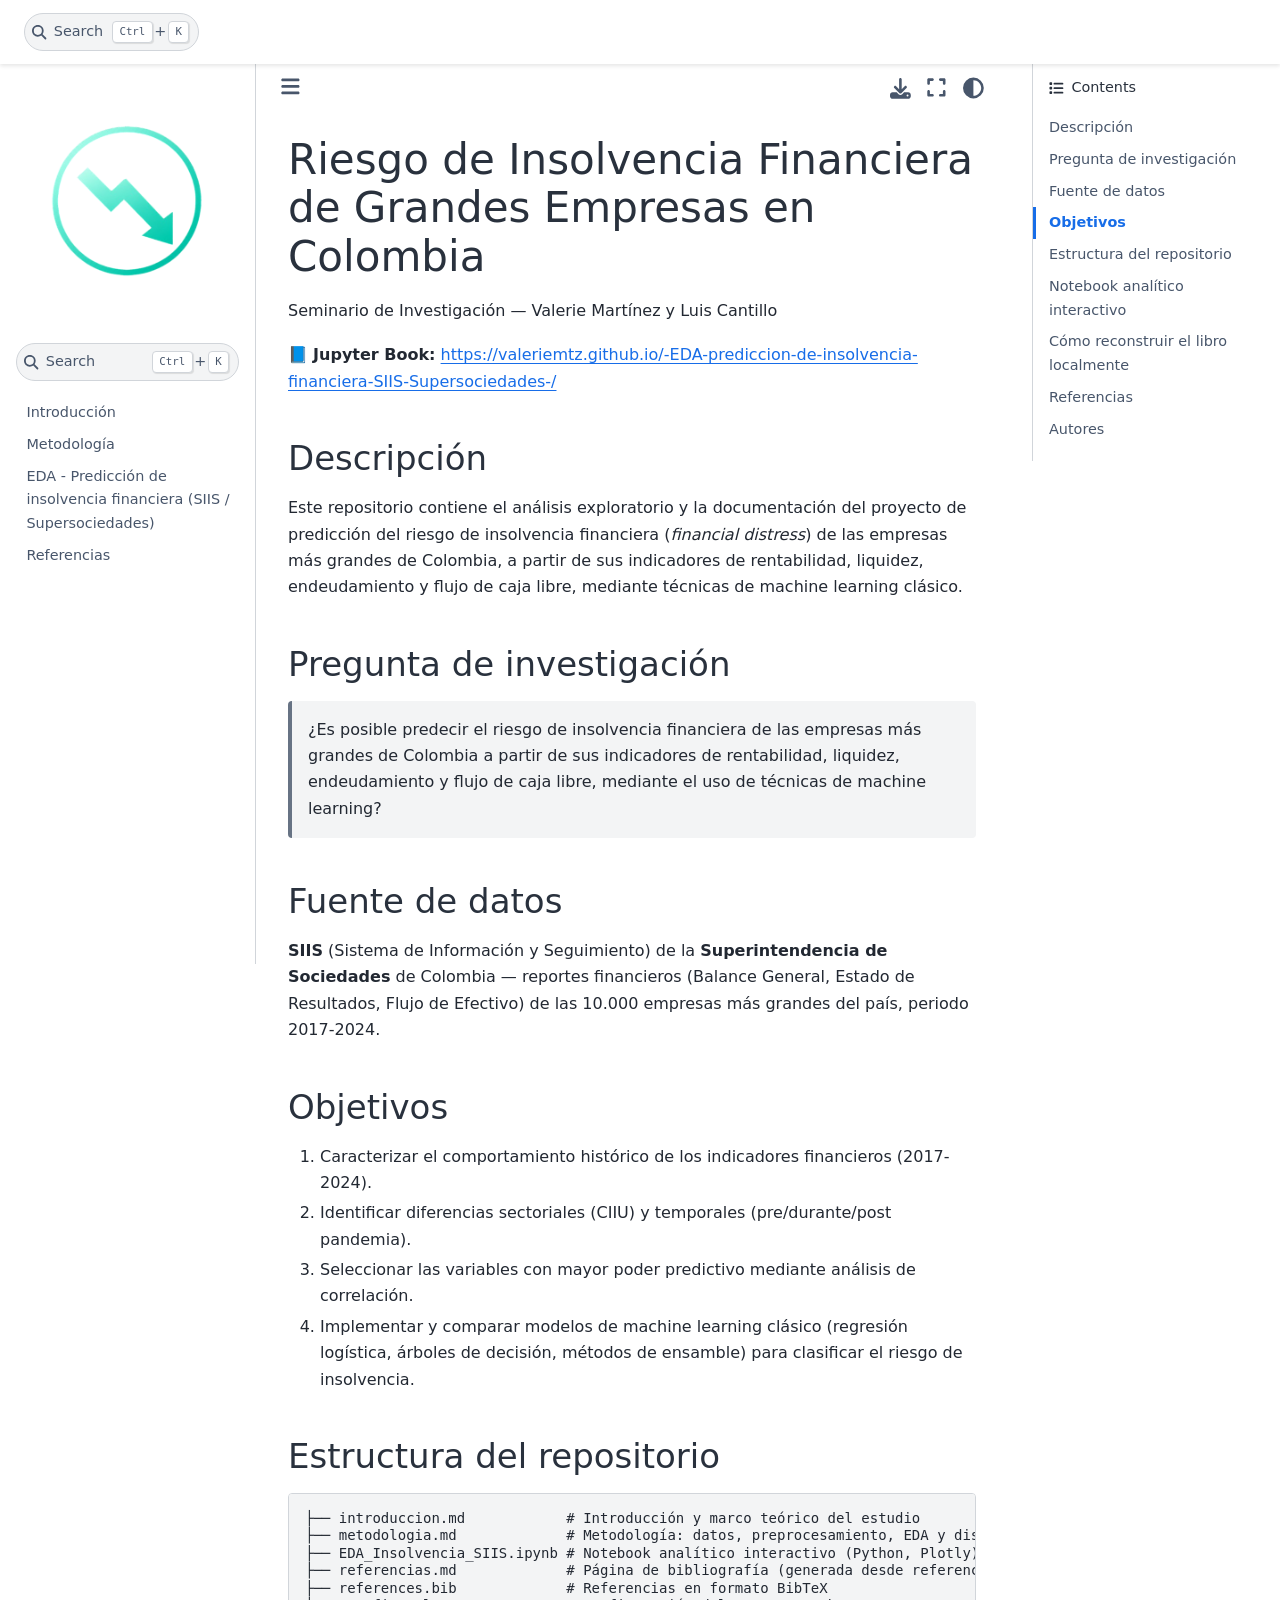
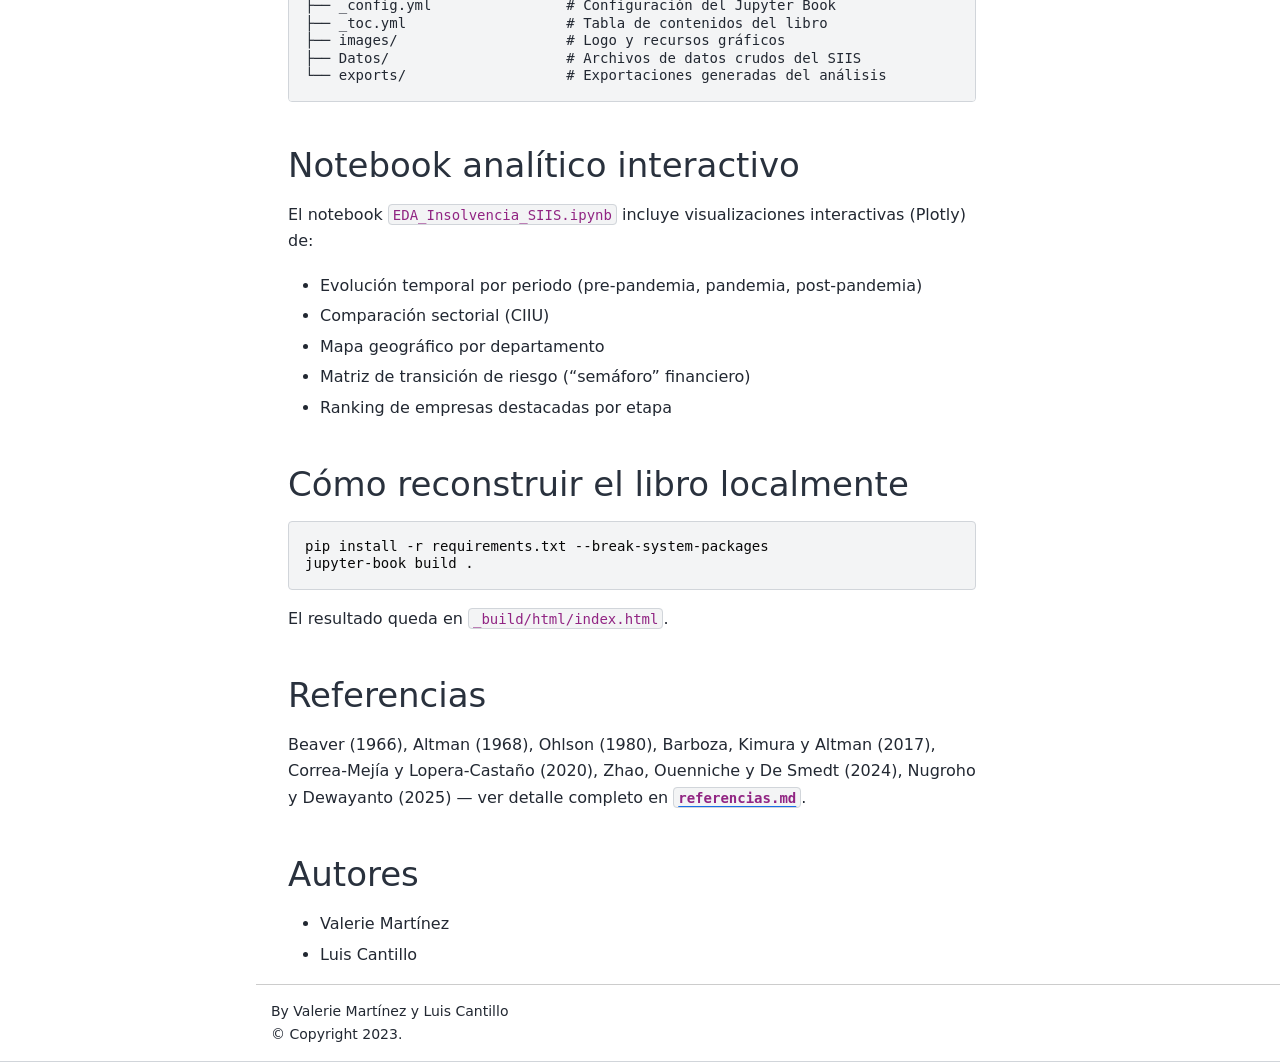
<file: README.html>
<!DOCTYPE html>


<html lang="en" data-content_root="./" >

  <head>
    <meta charset="utf-8" />
    <meta name="viewport" content="width=device-width, initial-scale=1.0" /><meta name="viewport" content="width=device-width, initial-scale=1" />

    <title>Riesgo de Insolvencia Financiera de Grandes Empresas en Colombia &#8212; Riesgo de Insolvencia Financiera SIIS</title>
  
  
  
  <script data-cfasync="false">
    document.documentElement.dataset.mode = localStorage.getItem("mode") || "";
    document.documentElement.dataset.theme = localStorage.getItem("theme") || "";
  </script>
  <!--
    this give us a css class that will be invisible only if js is disabled
  -->
  <noscript>
    <style>
      .pst-js-only { display: none !important; }

    </style>
  </noscript>
  
  <!-- Loaded before other Sphinx assets -->
  <link href="_static/styles/theme.css?digest=55c26ed414f5f8a31ebb" rel="stylesheet" />
<link href="_static/styles/pydata-sphinx-theme.css?digest=55c26ed414f5f8a31ebb" rel="stylesheet" />

    <link rel="stylesheet" type="text/css" href="_static/pygments.css?v=03e43079" />
    <link rel="stylesheet" type="text/css" href="_static/styles/sphinx-book-theme.css?v=3c74b3bc" />
    <link rel="stylesheet" type="text/css" href="_static/togglebutton.css?v=9c3e77be" />
    <link rel="stylesheet" type="text/css" href="_static/copybutton.css?v=76b2166b" />
    <link rel="stylesheet" type="text/css" href="_static/mystnb.11b39860a7a0cbfd473a3ad8a317855267ff0bd372690045ca344a6b62be495e.css" />
    <link rel="stylesheet" type="text/css" href="_static/sphinx-thebe.css?v=4fa983c6" />
    <link rel="stylesheet" type="text/css" href="_static/sphinx-design.min.css?v=95c83b7e" />
    <link rel="stylesheet" type="text/css" href="_static/custom.css?v=b6b268a5" />
  
  <!-- So that users can add custom icons -->
  <script defer src="_static/scripts/fontawesome.js?digest=55c26ed414f5f8a31ebb"></script>
  <!-- Pre-loaded scripts that we'll load fully later -->
  <link rel="preload" as="script" href="_static/scripts/bootstrap.js?digest=55c26ed414f5f8a31ebb" />
<link rel="preload" as="script" href="_static/scripts/pydata-sphinx-theme.js?digest=55c26ed414f5f8a31ebb" />

    <script src="_static/documentation_options.js?v=9eb32ce0"></script>
    <script src="_static/doctools.js?v=9a2dae69"></script>
    <script src="_static/sphinx_highlight.js?v=dc90522c"></script>
    <script src="_static/clipboard.min.js?v=a7894cd8"></script>
    <script src="_static/copybutton.js?v=f281be69"></script>
    <script src="_static/scripts/sphinx-book-theme.js?v=fab101a9"></script>
    <script>let toggleHintShow = 'Click to show';</script>
    <script>let toggleHintHide = 'Click to hide';</script>
    <script>let toggleOpenOnPrint = 'true';</script>
    <script src="_static/togglebutton.js?v=b8b12719"></script>
    <script>var togglebuttonSelector = '.toggle, .admonition.dropdown';</script>
    <script src="_static/design-tabs.js?v=f930bc37"></script>
    <script>const THEBE_JS_URL = "https://unpkg.com/thebe@0.8.2/lib/index.js"; const thebe_selector = ".thebe,.cell"; const thebe_selector_input = "pre"; const thebe_selector_output = ".output, .cell_output"</script>
    <script async="async" src="_static/sphinx-thebe.js?v=c100c467"></script>
    <script>var togglebuttonSelector = '.toggle, .admonition.dropdown';</script>
    <script>const THEBE_JS_URL = "https://unpkg.com/thebe@0.8.2/lib/index.js"; const thebe_selector = ".thebe,.cell"; const thebe_selector_input = "pre"; const thebe_selector_output = ".output, .cell_output"</script>
    <script>DOCUMENTATION_OPTIONS.pagename = 'README';</script>
    <script>DOCUMENTATION_OPTIONS.search_as_you_type = false;</script>
    <link rel="index" title="Index" href="genindex.html" />
    <link rel="search" title="Search" href="search.html" />
  <meta name="viewport" content="width=device-width, initial-scale=1"/>
  <meta name="docsearch:language" content="en"/>
  <meta name="docsearch:version" content="" />
  
    
    <script src="_static/searchtools.js"></script>
    <script src="_static/language_data.js"></script>
    <script src="searchindex.js"></script>
  
  </head>
  <body data-default-mode="">
  
  
  <div id="pst-skip-link" class="skip-link d-print-none"><a href="#main-content">Skip to main content</a></div>

  
  <div id="pst-scroll-pixel-helper"></div>
  
  <button type="button" class="btn rounded-pill" id="pst-back-to-top">
    <i class="fa-solid fa-arrow-up"></i>Back to top</button>
  
  
  
  
  <dialog id="pst-search-dialog">
    
<form class="bd-search d-flex align-items-center"
      action="search.html"
      method="get">
  <i class="fa-solid fa-magnifying-glass"></i>
  <input type="search"
         class="form-control"
         name="q"
         placeholder="Search this book..."
         aria-label="Search this book..."
         autocomplete="off"
         autocorrect="off"
         autocapitalize="off"
         spellcheck="false"/>
  <span class="search-button__kbd-shortcut"><kbd class="kbd-shortcut__modifier">Ctrl</kbd>+<kbd>K</kbd></span>
</form>
  </dialog>

  <div class="pst-async-banner-revealer d-none">
  <aside id="bd-header-version-warning" class="d-none d-print-none" aria-label="Version warning"></aside>
</div>

  
    <header id="pst-header" class="bd-header navbar navbar-expand-lg bd-navbar d-print-none">
<div class="bd-header__inner bd-page-width">
  <button class="pst-navbar-icon sidebar-toggle primary-toggle" aria-label="Site navigation">
    <span class="fa-solid fa-bars"></span>
  </button>
  
  
  <div class="col-lg-9 navbar-header-items">
    
    
    <div class="navbar-header-items__end">
      
        <div class="navbar-item navbar-persistent--container">
          

<button class="btn search-button-field search-button__button pst-js-only" title="Search" aria-label="Search" data-bs-placement="bottom" data-bs-toggle="tooltip">
 <i class="fa-solid fa-magnifying-glass"></i>
 <span class="search-button__default-text">Search</span>
 <span class="search-button__kbd-shortcut"><kbd class="kbd-shortcut__modifier">Ctrl</kbd>+<kbd class="kbd-shortcut__modifier">K</kbd></span>
</button>
        </div>
      
      
    </div>
    
  </div>
  
  
    <div class="navbar-persistent--mobile">

<button class="btn search-button-field search-button__button pst-js-only" title="Search" aria-label="Search" data-bs-placement="bottom" data-bs-toggle="tooltip">
 <i class="fa-solid fa-magnifying-glass"></i>
 <span class="search-button__default-text">Search</span>
 <span class="search-button__kbd-shortcut"><kbd class="kbd-shortcut__modifier">Ctrl</kbd>+<kbd class="kbd-shortcut__modifier">K</kbd></span>
</button>
    </div>
  

  
    <button class="pst-navbar-icon sidebar-toggle secondary-toggle" aria-label="On this page">
      <span class="fa-solid fa-outdent"></span>
    </button>
  
</div>

    </header>
  

  <div class="bd-container">
    <div class="bd-container__inner bd-page-width">
      
      
      
        
      
      <dialog id="pst-primary-sidebar-modal"></dialog>
      <div id="pst-primary-sidebar" class="bd-sidebar-primary bd-sidebar">
        

  
  <div class="sidebar-header-items sidebar-primary__section">
    
    
    
    
  </div>
  
    <div class="sidebar-primary-items__start sidebar-primary__section">
        <div class="sidebar-primary-item">

  
    
  

<a class="navbar-brand logo" href="introduccion.html">
  
  
  
  
  
    
    
      
    
    
    <img src="_static/logo.png" class="logo__image only-light" alt="Riesgo de Insolvencia Financiera SIIS - Home"/>
    <img src="_static/logo.png" class="logo__image only-dark pst-js-only" alt="Riesgo de Insolvencia Financiera SIIS - Home"/>
  
  
</a></div>
        <div class="sidebar-primary-item">

<button class="btn search-button-field search-button__button pst-js-only" title="Search" aria-label="Search" data-bs-placement="bottom" data-bs-toggle="tooltip">
 <i class="fa-solid fa-magnifying-glass"></i>
 <span class="search-button__default-text">Search</span>
 <span class="search-button__kbd-shortcut"><kbd class="kbd-shortcut__modifier">Ctrl</kbd>+<kbd class="kbd-shortcut__modifier">K</kbd></span>
</button></div>
        <div class="sidebar-primary-item"><nav class="bd-links bd-docs-nav" aria-label="Main">
    <div class="bd-toc-item navbar-nav active">
        
        <ul class="nav bd-sidenav bd-sidenav__home-link">
            <li class="toctree-l1">
                <a class="reference internal" href="introduccion.html">
                    Introducción
                </a>
            </li>
        </ul>
        <ul class="nav bd-sidenav">
<li class="toctree-l1"><a class="reference internal" href="metodologia.html">Metodología</a></li>
<li class="toctree-l1"><a class="reference internal" href="EDA_Insolvencia_SIIS.html">EDA - Predicción de insolvencia financiera (SIIS / Supersociedades)</a></li>
<li class="toctree-l1"><a class="reference internal" href="referencias.html">Referencias</a></li>
</ul>

    </div>
</nav></div>
    </div>
  
  
  <div class="sidebar-primary-items__end sidebar-primary__section">
      <div class="sidebar-primary-item">
<div id="ethical-ad-placement"
      class="flat"
      data-ea-publisher="readthedocs"
      data-ea-type="readthedocs-sidebar"
      data-ea-manual="true">
</div></div>
  </div>


      </div>
      
      <main id="main-content" class="bd-main" role="main">
        
        

<div class="sbt-scroll-pixel-helper"></div>

          <div class="bd-content">
            <div class="bd-article-container">
              
              <div class="bd-header-article d-print-none">
<div class="header-article-items header-article__inner">
  
    <div class="header-article-items__start">
      
        <div class="header-article-item"><button class="sidebar-toggle primary-toggle btn btn-sm" title="Toggle primary sidebar" data-bs-placement="bottom" data-bs-toggle="tooltip">
  <span class="fa-solid fa-bars"></span>
</button></div>
      
    </div>
  
  
    <div class="header-article-items__end">
      
        <div class="header-article-item">

<div class="article-header-buttons">





<div class="dropdown dropdown-download-buttons">
  <button class="btn dropdown-toggle" type="button" data-bs-toggle="dropdown" aria-expanded="false" aria-label="Download this page">
    <i class="fas fa-download"></i>
  </button>
  <ul class="dropdown-menu">
      
      
      
      <li><a href="_sources/README.md" target="_blank"
   class="btn btn-sm btn-download-source-button dropdown-item"
   title="Download source file"
   data-bs-placement="left" data-bs-toggle="tooltip"
>
  

<span class="btn__icon-container">
  <i class="fas fa-file"></i>
  </span>
<span class="btn__text-container">.md</span>
</a>
</li>
      
      
      
      
      <li>
<button onclick="window.print()"
  class="btn btn-sm btn-download-pdf-button dropdown-item"
  title="Print to PDF"
  data-bs-placement="left" data-bs-toggle="tooltip"
>
  

<span class="btn__icon-container">
  <i class="fas fa-file-pdf"></i>
  </span>
<span class="btn__text-container">.pdf</span>
</button>
</li>
      
  </ul>
</div>




<button onclick="toggleFullScreen()"
  class="btn btn-sm btn-fullscreen-button pst-navbar-icon"
  title="Fullscreen mode"
  data-bs-placement="bottom" data-bs-toggle="tooltip"
>
  

<span class="btn__icon-container">
  <i class="fas fa-expand"></i>
  </span>

</button>



<button class="btn btn-sm nav-link pst-navbar-icon theme-switch-button pst-js-only" aria-label="Color mode" data-bs-title="Color mode"  data-bs-placement="bottom" data-bs-toggle="tooltip">
  <i class="theme-switch fa-solid fa-sun                fa-lg" data-mode="light" title="Light"></i>
  <i class="theme-switch fa-solid fa-moon               fa-lg" data-mode="dark"  title="Dark"></i>
  <i class="theme-switch fa-solid fa-circle-half-stroke fa-lg" data-mode="auto"  title="System Settings"></i>
</button>


<button class="btn btn-sm pst-navbar-icon search-button search-button__button pst-js-only" title="Search" aria-label="Search" data-bs-placement="bottom" data-bs-toggle="tooltip">
    <i class="fa-solid fa-magnifying-glass fa-lg"></i>
</button>
<button class="sidebar-toggle secondary-toggle btn btn-sm pst-navbar-icon" title="Toggle secondary sidebar" data-bs-placement="bottom" data-bs-toggle="tooltip">
    <span class="fa-solid fa-list"></span>
</button>
</div></div>
      
    </div>
  
</div>
</div>
              
              

<div id="jb-print-docs-body" class="onlyprint">
    <h1>Riesgo de Insolvencia Financiera de Grandes Empresas en Colombia</h1>
    <!-- Table of contents -->
    <div id="print-main-content">
        <div id="jb-print-toc">
            
            <div>
                <h2> Contents </h2>
            </div>
            <nav aria-label="Page">
                <ul class="pst-show_toc_level nav section-nav flex-column">
<li class="toc-h2 nav-item toc-entry"><a class="reference internal nav-link" href="#descripcion">Descripción</a></li>
<li class="toc-h2 nav-item toc-entry"><a class="reference internal nav-link" href="#pregunta-de-investigacion">Pregunta de investigación</a></li>
<li class="toc-h2 nav-item toc-entry"><a class="reference internal nav-link" href="#fuente-de-datos">Fuente de datos</a></li>
<li class="toc-h2 nav-item toc-entry"><a class="reference internal nav-link" href="#objetivos">Objetivos</a></li>
<li class="toc-h2 nav-item toc-entry"><a class="reference internal nav-link" href="#estructura-del-repositorio">Estructura del repositorio</a></li>
<li class="toc-h2 nav-item toc-entry"><a class="reference internal nav-link" href="#notebook-analitico-interactivo">Notebook analítico interactivo</a></li>
<li class="toc-h2 nav-item toc-entry"><a class="reference internal nav-link" href="#como-reconstruir-el-libro-localmente">Cómo reconstruir el libro localmente</a></li>
<li class="toc-h2 nav-item toc-entry"><a class="reference internal nav-link" href="#referencias">Referencias</a></li>
<li class="toc-h2 nav-item toc-entry"><a class="reference internal nav-link" href="#autores">Autores</a></li>
</ul>
            </nav>
        </div>
    </div>
</div>

              
                
<div id="searchbox"></div>
                <article class="bd-article">
                  
  <section class="tex2jax_ignore mathjax_ignore" id="riesgo-de-insolvencia-financiera-de-grandes-empresas-en-colombia">
<h1>Riesgo de Insolvencia Financiera de Grandes Empresas en Colombia<a class="headerlink" href="#riesgo-de-insolvencia-financiera-de-grandes-empresas-en-colombia" title="Link to this heading">#</a></h1>
<p>Seminario de Investigación — Valerie Martínez y Luis Cantillo</p>
<p>📘 <strong>Jupyter Book:</strong> <a class="reference external" href="https://valeriemtz.github.io/-EDA-prediccion-de-insolvencia-financiera-SIIS-Supersociedades-/">https://valeriemtz.github.io/-EDA-prediccion-de-insolvencia-financiera-SIIS-Supersociedades-/</a></p>
<section id="descripcion">
<h2>Descripción<a class="headerlink" href="#descripcion" title="Link to this heading">#</a></h2>
<p>Este repositorio contiene el análisis exploratorio y la documentación del proyecto de predicción del riesgo de insolvencia financiera (<em>financial distress</em>) de las empresas más grandes de Colombia, a partir de sus indicadores de rentabilidad, liquidez, endeudamiento y flujo de caja libre, mediante técnicas de machine learning clásico.</p>
</section>
<section id="pregunta-de-investigacion">
<h2>Pregunta de investigación<a class="headerlink" href="#pregunta-de-investigacion" title="Link to this heading">#</a></h2>
<blockquote>
<div><p>¿Es posible predecir el riesgo de insolvencia financiera de las empresas más grandes de Colombia a partir de sus indicadores de rentabilidad, liquidez, endeudamiento y flujo de caja libre, mediante el uso de técnicas de machine learning?</p>
</div></blockquote>
</section>
<section id="fuente-de-datos">
<h2>Fuente de datos<a class="headerlink" href="#fuente-de-datos" title="Link to this heading">#</a></h2>
<p><strong>SIIS</strong> (Sistema de Información y Seguimiento) de la <strong>Superintendencia de Sociedades</strong> de Colombia — reportes financieros (Balance General, Estado de Resultados, Flujo de Efectivo) de las 10.000 empresas más grandes del país, periodo 2017-2024.</p>
</section>
<section id="objetivos">
<h2>Objetivos<a class="headerlink" href="#objetivos" title="Link to this heading">#</a></h2>
<ol class="arabic simple">
<li><p>Caracterizar el comportamiento histórico de los indicadores financieros (2017-2024).</p></li>
<li><p>Identificar diferencias sectoriales (CIIU) y temporales (pre/durante/post pandemia).</p></li>
<li><p>Seleccionar las variables con mayor poder predictivo mediante análisis de correlación.</p></li>
<li><p>Implementar y comparar modelos de machine learning clásico (regresión logística, árboles de decisión, métodos de ensamble) para clasificar el riesgo de insolvencia.</p></li>
</ol>
</section>
<section id="estructura-del-repositorio">
<h2>Estructura del repositorio<a class="headerlink" href="#estructura-del-repositorio" title="Link to this heading">#</a></h2>
<div class="highlight-default notranslate"><div class="highlight"><pre><span></span>├── introduccion.md            # Introducción y marco teórico del estudio
├── metodologia.md             # Metodología: datos, preprocesamiento, EDA y diseño del modelo (CRISP-DM)
├── EDA_Insolvencia_SIIS.ipynb # Notebook analítico interactivo (Python, Plotly)
├── referencias.md             # Página de bibliografía (generada desde references.bib)
├── references.bib             # Referencias en formato BibTeX
├── _config.yml                # Configuración del Jupyter Book
├── _toc.yml                   # Tabla de contenidos del libro
├── images/                    # Logo y recursos gráficos
├── Datos/                     # Archivos de datos crudos del SIIS
└── exports/                   # Exportaciones generadas del análisis
</pre></div>
</div>
</section>
<section id="notebook-analitico-interactivo">
<h2>Notebook analítico interactivo<a class="headerlink" href="#notebook-analitico-interactivo" title="Link to this heading">#</a></h2>
<p>El notebook <code class="docutils literal notranslate"><span class="pre">EDA_Insolvencia_SIIS.ipynb</span></code> incluye visualizaciones interactivas (Plotly) de:</p>
<ul class="simple">
<li><p>Evolución temporal por periodo (pre-pandemia, pandemia, post-pandemia)</p></li>
<li><p>Comparación sectorial (CIIU)</p></li>
<li><p>Mapa geográfico por departamento</p></li>
<li><p>Matriz de transición de riesgo (“semáforo” financiero)</p></li>
<li><p>Ranking de empresas destacadas por etapa</p></li>
</ul>
</section>
<section id="como-reconstruir-el-libro-localmente">
<h2>Cómo reconstruir el libro localmente<a class="headerlink" href="#como-reconstruir-el-libro-localmente" title="Link to this heading">#</a></h2>
<div class="highlight-powershell notranslate"><div class="highlight"><pre><span></span><span class="n">pip</span> <span class="n">install</span> <span class="n">-r</span> <span class="n">requirements</span><span class="p">.</span><span class="n">txt</span> <span class="p">-</span><span class="n">-break-system-packages</span>
<span class="n">jupyter-book</span> <span class="n">build</span> <span class="p">.</span>
</pre></div>
</div>
<p>El resultado queda en <code class="docutils literal notranslate"><span class="pre">_build/html/index.html</span></code>.</p>
</section>
<section id="referencias">
<h2>Referencias<a class="headerlink" href="#referencias" title="Link to this heading">#</a></h2>
<p>Beaver (1966), Altman (1968), Ohlson (1980), Barboza, Kimura y Altman (2017), Correa-Mejía y Lopera-Castaño (2020), Zhao, Ouenniche y De Smedt (2024), Nugroho y Dewayanto (2025) — ver detalle completo en <a class="reference internal" href="referencias.html"><span class="std std-doc"><code class="docutils literal notranslate"><span class="pre">referencias.md</span></code></span></a>.</p>
</section>
<section id="autores">
<h2>Autores<a class="headerlink" href="#autores" title="Link to this heading">#</a></h2>
<ul class="simple">
<li><p>Valerie Martínez</p></li>
<li><p>Luis Cantillo</p></li>
</ul>
</section>
</section>

    <script type="text/x-thebe-config">
    {
        requestKernel: true,
        binderOptions: {
            repo: "binder-examples/jupyter-stacks-datascience",
            ref: "master",
        },
        codeMirrorConfig: {
            theme: "abcdef",
            mode: "python"
        },
        kernelOptions: {
            name: "python3",
            path: "./."
        },
        predefinedOutput: true
    }
    </script>
    <script>kernelName = 'python3'</script>

                </article>
              

              
              
              
              
                <footer class="prev-next-footer d-print-none">
                  
<div class="prev-next-area">
</div>
                </footer>
              
            </div>
            
            
              
                <dialog id="pst-secondary-sidebar-modal"></dialog>
                <div id="pst-secondary-sidebar" class="bd-sidebar-secondary bd-toc"><div class="sidebar-secondary-items sidebar-secondary__inner">


  <div class="sidebar-secondary-item"><div
    id="pst-page-navigation-heading-2"
    class="page-toc tocsection onthispage">
    <i class="fa-solid fa-list"></i> Contents
  </div>
  <nav id="pst-page-toc-nav" class="page-toc" aria-labelledby="pst-page-navigation-heading-2">
    <ul class="pst-show_toc_level nav section-nav flex-column">
<li class="toc-h2 nav-item toc-entry"><a class="reference internal nav-link" href="#descripcion">Descripción</a></li>
<li class="toc-h2 nav-item toc-entry"><a class="reference internal nav-link" href="#pregunta-de-investigacion">Pregunta de investigación</a></li>
<li class="toc-h2 nav-item toc-entry"><a class="reference internal nav-link" href="#fuente-de-datos">Fuente de datos</a></li>
<li class="toc-h2 nav-item toc-entry"><a class="reference internal nav-link" href="#objetivos">Objetivos</a></li>
<li class="toc-h2 nav-item toc-entry"><a class="reference internal nav-link" href="#estructura-del-repositorio">Estructura del repositorio</a></li>
<li class="toc-h2 nav-item toc-entry"><a class="reference internal nav-link" href="#notebook-analitico-interactivo">Notebook analítico interactivo</a></li>
<li class="toc-h2 nav-item toc-entry"><a class="reference internal nav-link" href="#como-reconstruir-el-libro-localmente">Cómo reconstruir el libro localmente</a></li>
<li class="toc-h2 nav-item toc-entry"><a class="reference internal nav-link" href="#referencias">Referencias</a></li>
<li class="toc-h2 nav-item toc-entry"><a class="reference internal nav-link" href="#autores">Autores</a></li>
</ul>
  </nav></div>

</div></div>
              
            
          </div>
          <footer class="bd-footer-content">
            
<div class="bd-footer-content__inner container">
  
  <div class="footer-item">
    
<p class="component-author">
By Valerie Martínez y Luis Cantillo
</p>

  </div>
  
  <div class="footer-item">
    

  <p class="copyright">
    
      © Copyright 2023.
      <br/>
    
  </p>

  </div>
  
  <div class="footer-item">
    
  </div>
  
  <div class="footer-item">
    
  </div>
  
</div>
          </footer>
        

      </main>
    </div>
  </div>
  
  <!-- Scripts loaded after <body> so the DOM is not blocked -->
  <script defer src="_static/scripts/bootstrap.js?digest=55c26ed414f5f8a31ebb"></script>
<script defer src="_static/scripts/pydata-sphinx-theme.js?digest=55c26ed414f5f8a31ebb"></script>

  <footer class="bd-footer">
  </footer>
  </body>
</html>
</file>
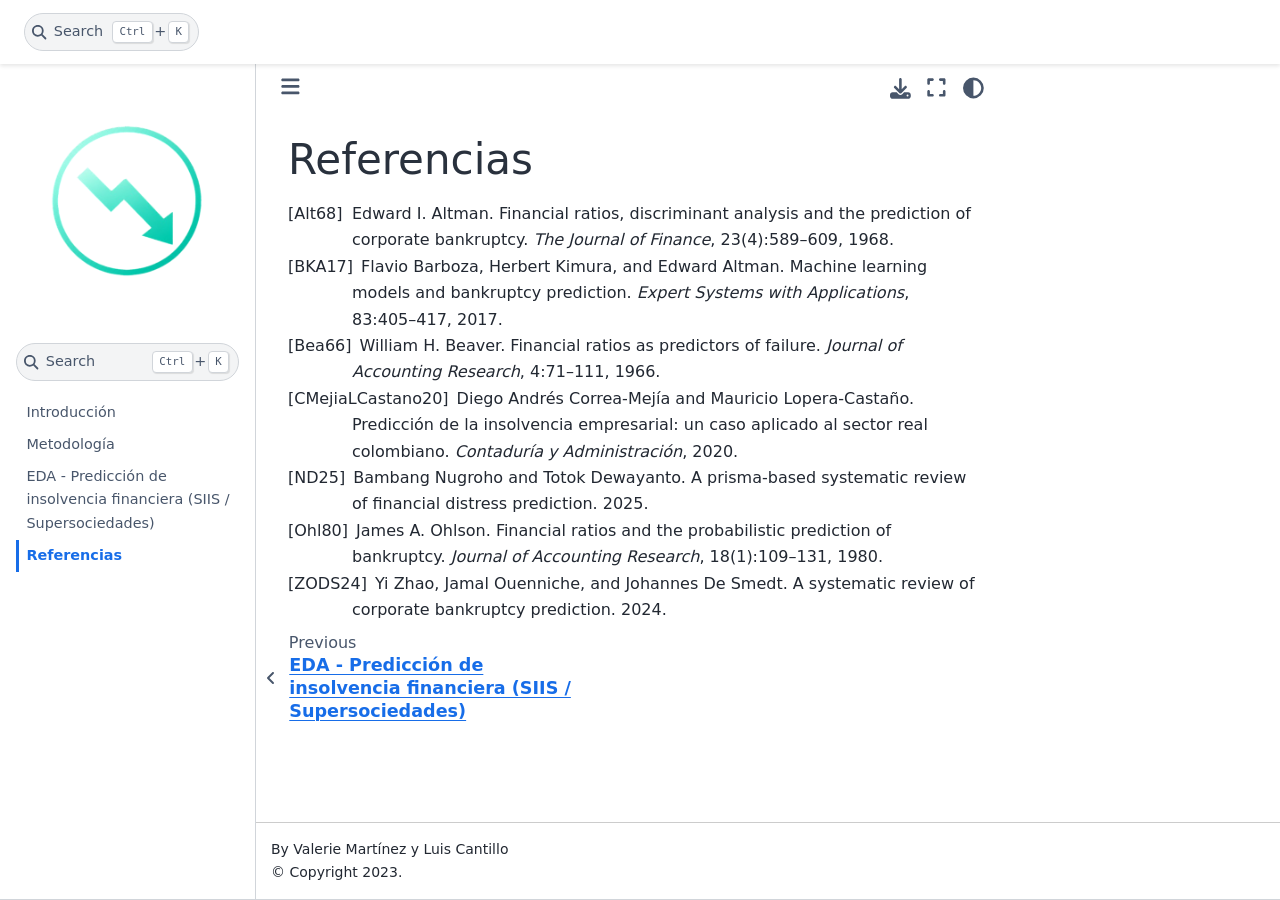
<file: referencias.html>
<!DOCTYPE html>


<html lang="en" data-content_root="./" >

  <head>
    <meta charset="utf-8" />
    <meta name="viewport" content="width=device-width, initial-scale=1.0" /><meta name="viewport" content="width=device-width, initial-scale=1" />

    <title>Referencias &#8212; Riesgo de Insolvencia Financiera SIIS</title>
  
  
  
  <script data-cfasync="false">
    document.documentElement.dataset.mode = localStorage.getItem("mode") || "";
    document.documentElement.dataset.theme = localStorage.getItem("theme") || "";
  </script>
  <!--
    this give us a css class that will be invisible only if js is disabled
  -->
  <noscript>
    <style>
      .pst-js-only { display: none !important; }

    </style>
  </noscript>
  
  <!-- Loaded before other Sphinx assets -->
  <link href="_static/styles/theme.css?digest=55c26ed414f5f8a31ebb" rel="stylesheet" />
<link href="_static/styles/pydata-sphinx-theme.css?digest=55c26ed414f5f8a31ebb" rel="stylesheet" />

    <link rel="stylesheet" type="text/css" href="_static/pygments.css?v=03e43079" />
    <link rel="stylesheet" type="text/css" href="_static/styles/sphinx-book-theme.css?v=3c74b3bc" />
    <link rel="stylesheet" type="text/css" href="_static/togglebutton.css?v=9c3e77be" />
    <link rel="stylesheet" type="text/css" href="_static/copybutton.css?v=76b2166b" />
    <link rel="stylesheet" type="text/css" href="_static/mystnb.11b39860a7a0cbfd473a3ad8a317855267ff0bd372690045ca344a6b62be495e.css" />
    <link rel="stylesheet" type="text/css" href="_static/sphinx-thebe.css?v=4fa983c6" />
    <link rel="stylesheet" type="text/css" href="_static/sphinx-design.min.css?v=95c83b7e" />
    <link rel="stylesheet" type="text/css" href="_static/custom.css?v=b6b268a5" />
  
  <!-- So that users can add custom icons -->
  <script defer src="_static/scripts/fontawesome.js?digest=55c26ed414f5f8a31ebb"></script>
  <!-- Pre-loaded scripts that we'll load fully later -->
  <link rel="preload" as="script" href="_static/scripts/bootstrap.js?digest=55c26ed414f5f8a31ebb" />
<link rel="preload" as="script" href="_static/scripts/pydata-sphinx-theme.js?digest=55c26ed414f5f8a31ebb" />

    <script src="_static/documentation_options.js?v=9eb32ce0"></script>
    <script src="_static/doctools.js?v=9a2dae69"></script>
    <script src="_static/sphinx_highlight.js?v=dc90522c"></script>
    <script src="_static/clipboard.min.js?v=a7894cd8"></script>
    <script src="_static/copybutton.js?v=f281be69"></script>
    <script src="_static/scripts/sphinx-book-theme.js?v=fab101a9"></script>
    <script>let toggleHintShow = 'Click to show';</script>
    <script>let toggleHintHide = 'Click to hide';</script>
    <script>let toggleOpenOnPrint = 'true';</script>
    <script src="_static/togglebutton.js?v=b8b12719"></script>
    <script>var togglebuttonSelector = '.toggle, .admonition.dropdown';</script>
    <script src="_static/design-tabs.js?v=f930bc37"></script>
    <script>const THEBE_JS_URL = "https://unpkg.com/thebe@0.8.2/lib/index.js"; const thebe_selector = ".thebe,.cell"; const thebe_selector_input = "pre"; const thebe_selector_output = ".output, .cell_output"</script>
    <script async="async" src="_static/sphinx-thebe.js?v=c100c467"></script>
    <script>var togglebuttonSelector = '.toggle, .admonition.dropdown';</script>
    <script>const THEBE_JS_URL = "https://unpkg.com/thebe@0.8.2/lib/index.js"; const thebe_selector = ".thebe,.cell"; const thebe_selector_input = "pre"; const thebe_selector_output = ".output, .cell_output"</script>
    <script>DOCUMENTATION_OPTIONS.pagename = 'referencias';</script>
    <script>DOCUMENTATION_OPTIONS.search_as_you_type = false;</script>
    <link rel="index" title="Index" href="genindex.html" />
    <link rel="search" title="Search" href="search.html" />
    <link rel="prev" title="EDA - Predicción de insolvencia financiera (SIIS / Supersociedades)" href="EDA_Insolvencia_SIIS.html" />
  <meta name="viewport" content="width=device-width, initial-scale=1"/>
  <meta name="docsearch:language" content="en"/>
  <meta name="docsearch:version" content="" />
  
    
    <script src="_static/searchtools.js"></script>
    <script src="_static/language_data.js"></script>
    <script src="searchindex.js"></script>
  
  </head>
  <body data-default-mode="">
  
  
  <div id="pst-skip-link" class="skip-link d-print-none"><a href="#main-content">Skip to main content</a></div>

  
  <div id="pst-scroll-pixel-helper"></div>
  
  <button type="button" class="btn rounded-pill" id="pst-back-to-top">
    <i class="fa-solid fa-arrow-up"></i>Back to top</button>
  
  
  
  
  <dialog id="pst-search-dialog">
    
<form class="bd-search d-flex align-items-center"
      action="search.html"
      method="get">
  <i class="fa-solid fa-magnifying-glass"></i>
  <input type="search"
         class="form-control"
         name="q"
         placeholder="Search this book..."
         aria-label="Search this book..."
         autocomplete="off"
         autocorrect="off"
         autocapitalize="off"
         spellcheck="false"/>
  <span class="search-button__kbd-shortcut"><kbd class="kbd-shortcut__modifier">Ctrl</kbd>+<kbd>K</kbd></span>
</form>
  </dialog>

  <div class="pst-async-banner-revealer d-none">
  <aside id="bd-header-version-warning" class="d-none d-print-none" aria-label="Version warning"></aside>
</div>

  
    <header id="pst-header" class="bd-header navbar navbar-expand-lg bd-navbar d-print-none">
<div class="bd-header__inner bd-page-width">
  <button class="pst-navbar-icon sidebar-toggle primary-toggle" aria-label="Site navigation">
    <span class="fa-solid fa-bars"></span>
  </button>
  
  
  <div class="col-lg-9 navbar-header-items">
    
    
    <div class="navbar-header-items__end">
      
        <div class="navbar-item navbar-persistent--container">
          

<button class="btn search-button-field search-button__button pst-js-only" title="Search" aria-label="Search" data-bs-placement="bottom" data-bs-toggle="tooltip">
 <i class="fa-solid fa-magnifying-glass"></i>
 <span class="search-button__default-text">Search</span>
 <span class="search-button__kbd-shortcut"><kbd class="kbd-shortcut__modifier">Ctrl</kbd>+<kbd class="kbd-shortcut__modifier">K</kbd></span>
</button>
        </div>
      
      
    </div>
    
  </div>
  
  
    <div class="navbar-persistent--mobile">

<button class="btn search-button-field search-button__button pst-js-only" title="Search" aria-label="Search" data-bs-placement="bottom" data-bs-toggle="tooltip">
 <i class="fa-solid fa-magnifying-glass"></i>
 <span class="search-button__default-text">Search</span>
 <span class="search-button__kbd-shortcut"><kbd class="kbd-shortcut__modifier">Ctrl</kbd>+<kbd class="kbd-shortcut__modifier">K</kbd></span>
</button>
    </div>
  

  
</div>

    </header>
  

  <div class="bd-container">
    <div class="bd-container__inner bd-page-width">
      
      
      
      <dialog id="pst-primary-sidebar-modal"></dialog>
      <div id="pst-primary-sidebar" class="bd-sidebar-primary bd-sidebar">
        

  
  <div class="sidebar-header-items sidebar-primary__section">
    
    
    
    
  </div>
  
    <div class="sidebar-primary-items__start sidebar-primary__section">
        <div class="sidebar-primary-item">

  
    
  

<a class="navbar-brand logo" href="introduccion.html">
  
  
  
  
  
    
    
      
    
    
    <img src="_static/logo.png" class="logo__image only-light" alt="Riesgo de Insolvencia Financiera SIIS - Home"/>
    <img src="_static/logo.png" class="logo__image only-dark pst-js-only" alt="Riesgo de Insolvencia Financiera SIIS - Home"/>
  
  
</a></div>
        <div class="sidebar-primary-item">

<button class="btn search-button-field search-button__button pst-js-only" title="Search" aria-label="Search" data-bs-placement="bottom" data-bs-toggle="tooltip">
 <i class="fa-solid fa-magnifying-glass"></i>
 <span class="search-button__default-text">Search</span>
 <span class="search-button__kbd-shortcut"><kbd class="kbd-shortcut__modifier">Ctrl</kbd>+<kbd class="kbd-shortcut__modifier">K</kbd></span>
</button></div>
        <div class="sidebar-primary-item"><nav class="bd-links bd-docs-nav" aria-label="Main">
    <div class="bd-toc-item navbar-nav active">
        
        <ul class="nav bd-sidenav bd-sidenav__home-link">
            <li class="toctree-l1">
                <a class="reference internal" href="introduccion.html">
                    Introducción
                </a>
            </li>
        </ul>
        <ul class="current nav bd-sidenav">
<li class="toctree-l1"><a class="reference internal" href="metodologia.html">Metodología</a></li>
<li class="toctree-l1"><a class="reference internal" href="EDA_Insolvencia_SIIS.html">EDA - Predicción de insolvencia financiera (SIIS / Supersociedades)</a></li>
<li class="toctree-l1 current active"><a class="current reference internal" href="#">Referencias</a></li>
</ul>

    </div>
</nav></div>
    </div>
  
  
  <div class="sidebar-primary-items__end sidebar-primary__section">
      <div class="sidebar-primary-item">
<div id="ethical-ad-placement"
      class="flat"
      data-ea-publisher="readthedocs"
      data-ea-type="readthedocs-sidebar"
      data-ea-manual="true">
</div></div>
  </div>


      </div>
      
      <main id="main-content" class="bd-main" role="main">
        
        

<div class="sbt-scroll-pixel-helper"></div>

          <div class="bd-content">
            <div class="bd-article-container">
              
              <div class="bd-header-article d-print-none">
<div class="header-article-items header-article__inner">
  
    <div class="header-article-items__start">
      
        <div class="header-article-item"><button class="sidebar-toggle primary-toggle btn btn-sm" title="Toggle primary sidebar" data-bs-placement="bottom" data-bs-toggle="tooltip">
  <span class="fa-solid fa-bars"></span>
</button></div>
      
    </div>
  
  
    <div class="header-article-items__end">
      
        <div class="header-article-item">

<div class="article-header-buttons">





<div class="dropdown dropdown-download-buttons">
  <button class="btn dropdown-toggle" type="button" data-bs-toggle="dropdown" aria-expanded="false" aria-label="Download this page">
    <i class="fas fa-download"></i>
  </button>
  <ul class="dropdown-menu">
      
      
      
      <li><a href="_sources/referencias.md" target="_blank"
   class="btn btn-sm btn-download-source-button dropdown-item"
   title="Download source file"
   data-bs-placement="left" data-bs-toggle="tooltip"
>
  

<span class="btn__icon-container">
  <i class="fas fa-file"></i>
  </span>
<span class="btn__text-container">.md</span>
</a>
</li>
      
      
      
      
      <li>
<button onclick="window.print()"
  class="btn btn-sm btn-download-pdf-button dropdown-item"
  title="Print to PDF"
  data-bs-placement="left" data-bs-toggle="tooltip"
>
  

<span class="btn__icon-container">
  <i class="fas fa-file-pdf"></i>
  </span>
<span class="btn__text-container">.pdf</span>
</button>
</li>
      
  </ul>
</div>




<button onclick="toggleFullScreen()"
  class="btn btn-sm btn-fullscreen-button pst-navbar-icon"
  title="Fullscreen mode"
  data-bs-placement="bottom" data-bs-toggle="tooltip"
>
  

<span class="btn__icon-container">
  <i class="fas fa-expand"></i>
  </span>

</button>



<button class="btn btn-sm nav-link pst-navbar-icon theme-switch-button pst-js-only" aria-label="Color mode" data-bs-title="Color mode"  data-bs-placement="bottom" data-bs-toggle="tooltip">
  <i class="theme-switch fa-solid fa-sun                fa-lg" data-mode="light" title="Light"></i>
  <i class="theme-switch fa-solid fa-moon               fa-lg" data-mode="dark"  title="Dark"></i>
  <i class="theme-switch fa-solid fa-circle-half-stroke fa-lg" data-mode="auto"  title="System Settings"></i>
</button>


<button class="btn btn-sm pst-navbar-icon search-button search-button__button pst-js-only" title="Search" aria-label="Search" data-bs-placement="bottom" data-bs-toggle="tooltip">
    <i class="fa-solid fa-magnifying-glass fa-lg"></i>
</button>

</div></div>
      
    </div>
  
</div>
</div>
              
              

<div id="jb-print-docs-body" class="onlyprint">
    <h1>Referencias</h1>
    <!-- Table of contents -->
    <div id="print-main-content">
        <div id="jb-print-toc">
            
        </div>
    </div>
</div>

              
                
<div id="searchbox"></div>
                <article class="bd-article">
                  
  <section class="tex2jax_ignore mathjax_ignore" id="referencias">
<h1>Referencias<a class="headerlink" href="#referencias" title="Link to this heading">#</a></h1>
<div class="docutils container" id="id1">
<div role="list" class="citation-list">
<div class="citation" id="id3" role="doc-biblioentry">
<span class="label"><span class="fn-bracket">[</span>Alt68<span class="fn-bracket">]</span></span>
<p>Edward I. Altman. Financial ratios, discriminant analysis and the prediction of corporate bankruptcy. <em>The Journal of Finance</em>, 23(4):589–609, 1968.</p>
</div>
<div class="citation" id="id5" role="doc-biblioentry">
<span class="label"><span class="fn-bracket">[</span>BKA17<span class="fn-bracket">]</span></span>
<p>Flavio Barboza, Herbert Kimura, and Edward Altman. Machine learning models and bankruptcy prediction. <em>Expert Systems with Applications</em>, 83:405–417, 2017.</p>
</div>
<div class="citation" id="id2" role="doc-biblioentry">
<span class="label"><span class="fn-bracket">[</span>Bea66<span class="fn-bracket">]</span></span>
<p>William H. Beaver. Financial ratios as predictors of failure. <em>Journal of Accounting Research</em>, 4:71–111, 1966.</p>
</div>
<div class="citation" id="id6" role="doc-biblioentry">
<span class="label"><span class="fn-bracket">[</span>CMejiaLCastano20<span class="fn-bracket">]</span></span>
<p>Diego Andrés Correa-Mejía and Mauricio Lopera-Castaño. Predicción de la insolvencia empresarial: un caso aplicado al sector real colombiano. <em>Contaduría y Administración</em>, 2020.</p>
</div>
<div class="citation" id="id8" role="doc-biblioentry">
<span class="label"><span class="fn-bracket">[</span>ND25<span class="fn-bracket">]</span></span>
<p>Bambang Nugroho and Totok Dewayanto. A prisma-based systematic review of financial distress prediction. 2025.</p>
</div>
<div class="citation" id="id4" role="doc-biblioentry">
<span class="label"><span class="fn-bracket">[</span>Ohl80<span class="fn-bracket">]</span></span>
<p>James A. Ohlson. Financial ratios and the probabilistic prediction of bankruptcy. <em>Journal of Accounting Research</em>, 18(1):109–131, 1980.</p>
</div>
<div class="citation" id="id7" role="doc-biblioentry">
<span class="label"><span class="fn-bracket">[</span>ZODS24<span class="fn-bracket">]</span></span>
<p>Yi Zhao, Jamal Ouenniche, and Johannes De Smedt. A systematic review of corporate bankruptcy prediction. 2024.</p>
</div>
</div>
</div>
</section>

    <script type="text/x-thebe-config">
    {
        requestKernel: true,
        binderOptions: {
            repo: "binder-examples/jupyter-stacks-datascience",
            ref: "master",
        },
        codeMirrorConfig: {
            theme: "abcdef",
            mode: "python"
        },
        kernelOptions: {
            name: "python3",
            path: "./."
        },
        predefinedOutput: true
    }
    </script>
    <script>kernelName = 'python3'</script>

                </article>
              

              
              
              
              
                <footer class="prev-next-footer d-print-none">
                  
<div class="prev-next-area">
    <a class="left-prev"
       href="EDA_Insolvencia_SIIS.html"
       title="previous page">
      <i class="fa-solid fa-angle-left"></i>
      <div class="prev-next-info">
        <p class="prev-next-subtitle">previous</p>
        <p class="prev-next-title">EDA - Predicción de insolvencia financiera (SIIS / Supersociedades)</p>
      </div>
    </a>
</div>
                </footer>
              
            </div>
            
            
              
            
          </div>
          <footer class="bd-footer-content">
            
<div class="bd-footer-content__inner container">
  
  <div class="footer-item">
    
<p class="component-author">
By Valerie Martínez y Luis Cantillo
</p>

  </div>
  
  <div class="footer-item">
    

  <p class="copyright">
    
      © Copyright 2023.
      <br/>
    
  </p>

  </div>
  
  <div class="footer-item">
    
  </div>
  
  <div class="footer-item">
    
  </div>
  
</div>
          </footer>
        

      </main>
    </div>
  </div>
  
  <!-- Scripts loaded after <body> so the DOM is not blocked -->
  <script defer src="_static/scripts/bootstrap.js?digest=55c26ed414f5f8a31ebb"></script>
<script defer src="_static/scripts/pydata-sphinx-theme.js?digest=55c26ed414f5f8a31ebb"></script>

  <footer class="bd-footer">
  </footer>
  </body>
</html>
</file>
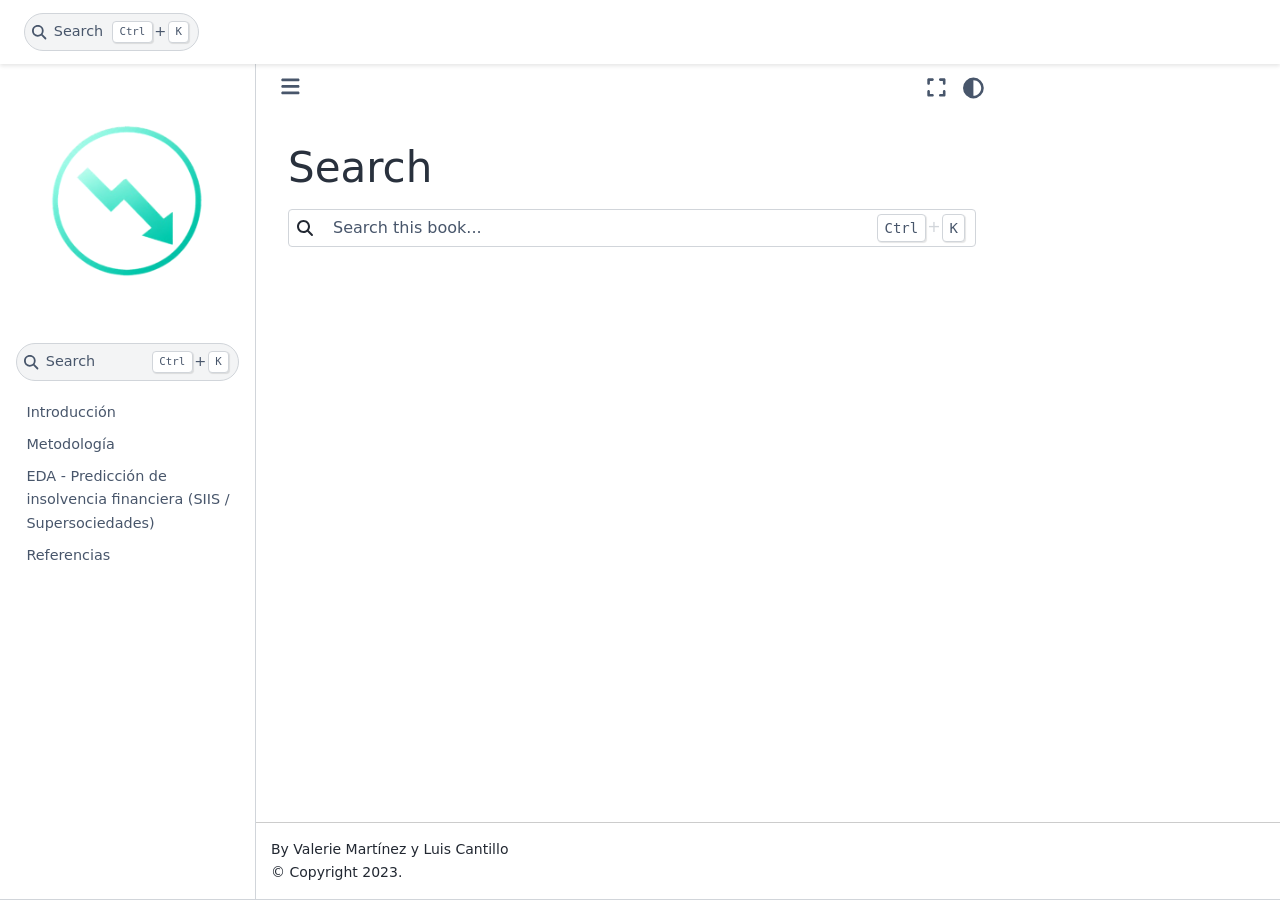
<file: search.html>
<!DOCTYPE html>


<html lang="en" data-content_root="./" >

  <head>
    <meta charset="utf-8" />
    <meta name="viewport" content="width=device-width, initial-scale=1.0" /><title>Search - Riesgo de Insolvencia Financiera SIIS</title>
  
  
  
  <script data-cfasync="false">
    document.documentElement.dataset.mode = localStorage.getItem("mode") || "";
    document.documentElement.dataset.theme = localStorage.getItem("theme") || "";
  </script>
  <!--
    this give us a css class that will be invisible only if js is disabled
  -->
  <noscript>
    <style>
      .pst-js-only { display: none !important; }

    </style>
  </noscript>
  
  <!-- Loaded before other Sphinx assets -->
  <link href="_static/styles/theme.css?digest=55c26ed414f5f8a31ebb" rel="stylesheet" />
<link href="_static/styles/pydata-sphinx-theme.css?digest=55c26ed414f5f8a31ebb" rel="stylesheet" />

    <link rel="stylesheet" type="text/css" href="_static/pygments.css?v=03e43079" />
    <link rel="stylesheet" type="text/css" href="_static/styles/sphinx-book-theme.css?v=3c74b3bc" />
    <link rel="stylesheet" type="text/css" href="_static/togglebutton.css?v=9c3e77be" />
    <link rel="stylesheet" type="text/css" href="_static/copybutton.css?v=76b2166b" />
    <link rel="stylesheet" type="text/css" href="_static/mystnb.11b39860a7a0cbfd473a3ad8a317855267ff0bd372690045ca344a6b62be495e.css" />
    <link rel="stylesheet" type="text/css" href="_static/sphinx-thebe.css?v=4fa983c6" />
    <link rel="stylesheet" type="text/css" href="_static/sphinx-design.min.css?v=95c83b7e" />
    <link rel="stylesheet" type="text/css" href="_static/custom.css?v=b6b268a5" />
  
  <!-- So that users can add custom icons -->
  <script defer src="_static/scripts/fontawesome.js?digest=55c26ed414f5f8a31ebb"></script>
  <!-- Pre-loaded scripts that we'll load fully later -->
  <link rel="preload" as="script" href="_static/scripts/bootstrap.js?digest=55c26ed414f5f8a31ebb" />
<link rel="preload" as="script" href="_static/scripts/pydata-sphinx-theme.js?digest=55c26ed414f5f8a31ebb" />

    <script src="_static/documentation_options.js?v=9eb32ce0"></script>
    <script src="_static/doctools.js?v=9a2dae69"></script>
    <script src="_static/sphinx_highlight.js?v=dc90522c"></script>
    <script src="_static/clipboard.min.js?v=a7894cd8"></script>
    <script src="_static/copybutton.js?v=f281be69"></script>
    <script src="_static/scripts/sphinx-book-theme.js?v=fab101a9"></script>
    <script>let toggleHintShow = 'Click to show';</script>
    <script>let toggleHintHide = 'Click to hide';</script>
    <script>let toggleOpenOnPrint = 'true';</script>
    <script src="_static/togglebutton.js?v=b8b12719"></script>
    <script>var togglebuttonSelector = '.toggle, .admonition.dropdown';</script>
    <script src="_static/design-tabs.js?v=f930bc37"></script>
    <script>const THEBE_JS_URL = "https://unpkg.com/thebe@0.8.2/lib/index.js"; const thebe_selector = ".thebe,.cell"; const thebe_selector_input = "pre"; const thebe_selector_output = ".output, .cell_output"</script>
    <script async="async" src="_static/sphinx-thebe.js?v=c100c467"></script>
    <script>var togglebuttonSelector = '.toggle, .admonition.dropdown';</script>
    <script>const THEBE_JS_URL = "https://unpkg.com/thebe@0.8.2/lib/index.js"; const thebe_selector = ".thebe,.cell"; const thebe_selector_input = "pre"; const thebe_selector_output = ".output, .cell_output"</script>
    <script>DOCUMENTATION_OPTIONS.pagename = 'search';</script>
    <script>DOCUMENTATION_OPTIONS.search_as_you_type = false;</script>
  <script src="_static/searchtools.js"></script>
  <script src="_static/language_data.js"></script>
  <script src="searchindex.js"></script>
    <link rel="index" title="Index" href="genindex.html" />
    <link rel="search" title="Search" href="#" />
  <meta name="viewport" content="width=device-width, initial-scale=1"/>
  <meta name="docsearch:language" content="en"/>
  <meta name="docsearch:version" content="" />
  
    
  
  </head>
  <body data-default-mode="">
  
  
  <div id="pst-skip-link" class="skip-link d-print-none"><a href="#main-content">Skip to main content</a></div>

  
  <div id="pst-scroll-pixel-helper"></div>
  
  <button type="button" class="btn rounded-pill" id="pst-back-to-top">
    <i class="fa-solid fa-arrow-up"></i>Back to top</button>
  
  
  
  
  <dialog id="pst-search-dialog">
    
<form class="bd-search d-flex align-items-center"
      action="#"
      method="get">
  <i class="fa-solid fa-magnifying-glass"></i>
  <input type="search"
         class="form-control"
         name="q"
         placeholder="Search this book..."
         aria-label="Search this book..."
         autocomplete="off"
         autocorrect="off"
         autocapitalize="off"
         spellcheck="false"/>
  <span class="search-button__kbd-shortcut"><kbd class="kbd-shortcut__modifier">Ctrl</kbd>+<kbd>K</kbd></span>
</form>
  </dialog>

  <div class="pst-async-banner-revealer d-none">
  <aside id="bd-header-version-warning" class="d-none d-print-none" aria-label="Version warning"></aside>
</div>

  
    <header id="pst-header" class="bd-header navbar navbar-expand-lg bd-navbar d-print-none">
<div class="bd-header__inner bd-page-width">
  <button class="pst-navbar-icon sidebar-toggle primary-toggle" aria-label="Site navigation">
    <span class="fa-solid fa-bars"></span>
  </button>
  
  
  <div class="col-lg-9 navbar-header-items">
    
    
    <div class="navbar-header-items__end">
      
        <div class="navbar-item navbar-persistent--container">
          

<button class="btn search-button-field search-button__button pst-js-only" title="Search" aria-label="Search" data-bs-placement="bottom" data-bs-toggle="tooltip">
 <i class="fa-solid fa-magnifying-glass"></i>
 <span class="search-button__default-text">Search</span>
 <span class="search-button__kbd-shortcut"><kbd class="kbd-shortcut__modifier">Ctrl</kbd>+<kbd class="kbd-shortcut__modifier">K</kbd></span>
</button>
        </div>
      
      
    </div>
    
  </div>
  
  
    <div class="navbar-persistent--mobile">

<button class="btn search-button-field search-button__button pst-js-only" title="Search" aria-label="Search" data-bs-placement="bottom" data-bs-toggle="tooltip">
 <i class="fa-solid fa-magnifying-glass"></i>
 <span class="search-button__default-text">Search</span>
 <span class="search-button__kbd-shortcut"><kbd class="kbd-shortcut__modifier">Ctrl</kbd>+<kbd class="kbd-shortcut__modifier">K</kbd></span>
</button>
    </div>
  

  
</div>

    </header>
  

  <div class="bd-container">
    <div class="bd-container__inner bd-page-width">
      
      
      
        
      
      <dialog id="pst-primary-sidebar-modal"></dialog>
      <div id="pst-primary-sidebar" class="bd-sidebar-primary bd-sidebar">
        

  
  <div class="sidebar-header-items sidebar-primary__section">
    
    
    
    
  </div>
  
    <div class="sidebar-primary-items__start sidebar-primary__section">
        <div class="sidebar-primary-item">

  
    
  

<a class="navbar-brand logo" href="introduccion.html">
  
  
  
  
  
    
    
      
    
    
    <img src="_static/logo.png" class="logo__image only-light" alt="Riesgo de Insolvencia Financiera SIIS - Home"/>
    <img src="_static/logo.png" class="logo__image only-dark pst-js-only" alt="Riesgo de Insolvencia Financiera SIIS - Home"/>
  
  
</a></div>
        <div class="sidebar-primary-item">

<button class="btn search-button-field search-button__button pst-js-only" title="Search" aria-label="Search" data-bs-placement="bottom" data-bs-toggle="tooltip">
 <i class="fa-solid fa-magnifying-glass"></i>
 <span class="search-button__default-text">Search</span>
 <span class="search-button__kbd-shortcut"><kbd class="kbd-shortcut__modifier">Ctrl</kbd>+<kbd class="kbd-shortcut__modifier">K</kbd></span>
</button></div>
        <div class="sidebar-primary-item"><nav class="bd-links bd-docs-nav" aria-label="Main">
    <div class="bd-toc-item navbar-nav active">
        
        <ul class="nav bd-sidenav bd-sidenav__home-link">
            <li class="toctree-l1">
                <a class="reference internal" href="introduccion.html">
                    Introducción
                </a>
            </li>
        </ul>
        <ul class="nav bd-sidenav">
<li class="toctree-l1"><a class="reference internal" href="metodologia.html">Metodología</a></li>
<li class="toctree-l1"><a class="reference internal" href="EDA_Insolvencia_SIIS.html">EDA - Predicción de insolvencia financiera (SIIS / Supersociedades)</a></li>
<li class="toctree-l1"><a class="reference internal" href="referencias.html">Referencias</a></li>
</ul>

    </div>
</nav></div>
    </div>
  
  
  <div class="sidebar-primary-items__end sidebar-primary__section">
      <div class="sidebar-primary-item">
<div id="ethical-ad-placement"
      class="flat"
      data-ea-publisher="readthedocs"
      data-ea-type="readthedocs-sidebar"
      data-ea-manual="true">
</div></div>
  </div>


      </div>
      
      <main id="main-content" class="bd-main" role="main">
        
        

<div class="sbt-scroll-pixel-helper"></div>

          <div class="bd-content">
            <div class="bd-article-container">
              
              <div class="bd-header-article d-print-none">
<div class="header-article-items header-article__inner">
  
    <div class="header-article-items__start">
      
        <div class="header-article-item"><button class="sidebar-toggle primary-toggle btn btn-sm" title="Toggle primary sidebar" data-bs-placement="bottom" data-bs-toggle="tooltip">
  <span class="fa-solid fa-bars"></span>
</button></div>
      
    </div>
  
  
    <div class="header-article-items__end">
      
        <div class="header-article-item">

<div class="article-header-buttons">



<button onclick="toggleFullScreen()"
  class="btn btn-sm btn-fullscreen-button pst-navbar-icon"
  title="Fullscreen mode"
  data-bs-placement="bottom" data-bs-toggle="tooltip"
>
  

<span class="btn__icon-container">
  <i class="fas fa-expand"></i>
  </span>

</button>



<button class="btn btn-sm nav-link pst-navbar-icon theme-switch-button pst-js-only" aria-label="Color mode" data-bs-title="Color mode"  data-bs-placement="bottom" data-bs-toggle="tooltip">
  <i class="theme-switch fa-solid fa-sun                fa-lg" data-mode="light" title="Light"></i>
  <i class="theme-switch fa-solid fa-moon               fa-lg" data-mode="dark"  title="Dark"></i>
  <i class="theme-switch fa-solid fa-circle-half-stroke fa-lg" data-mode="auto"  title="System Settings"></i>
</button>


<button class="btn btn-sm pst-navbar-icon search-button search-button__button pst-js-only" title="Search" aria-label="Search" data-bs-placement="bottom" data-bs-toggle="tooltip">
    <i class="fa-solid fa-magnifying-glass fa-lg"></i>
</button>

</div></div>
      
    </div>
  
</div>
</div>
              
              
  <div class="bd-search-container">
    <h1>Search</h1>
    <noscript>
      <div class="admonition error">
        <p class="admonition-title">Error</p>
        <p>Please activate JavaScript to enable the search functionality.</p>
      </div>
    </noscript>
    
<form class="bd-search d-flex align-items-center"
      action="#"
      method="get">
  <i class="fa-solid fa-magnifying-glass"></i>
  <input type="search"
         class="form-control"
         name="q"
         placeholder="Search this book..."
         aria-label="Search this book..."
         autocomplete="off"
         autocorrect="off"
         autocapitalize="off"
         spellcheck="false"/>
  <span class="search-button__kbd-shortcut"><kbd class="kbd-shortcut__modifier">Ctrl</kbd>+<kbd>K</kbd></span>
</form>
    <div id="search-results"></div>
  </div>
  <script>
    // Activate the search field on page load
    let searchInput = document.querySelector("form.bd-search input");
    if (searchInput) {
        searchInput.focus();
        searchInput.select();
        console.log("[PST]: Set focus on search field.");
    }
  </script>

              
              
              
              
                <footer class="prev-next-footer d-print-none">
                  
<div class="prev-next-area">
</div>
                </footer>
              
            </div>
            
            
              
            
          </div>
          <footer class="bd-footer-content">
            
<div class="bd-footer-content__inner container">
  
  <div class="footer-item">
    
<p class="component-author">
By Valerie Martínez y Luis Cantillo
</p>

  </div>
  
  <div class="footer-item">
    

  <p class="copyright">
    
      © Copyright 2023.
      <br/>
    
  </p>

  </div>
  
  <div class="footer-item">
    
  </div>
  
  <div class="footer-item">
    
  </div>
  
</div>
          </footer>
        

      </main>
    </div>
  </div>
  
  <!-- Scripts loaded after <body> so the DOM is not blocked -->
  <script defer src="_static/scripts/bootstrap.js?digest=55c26ed414f5f8a31ebb"></script>
<script defer src="_static/scripts/pydata-sphinx-theme.js?digest=55c26ed414f5f8a31ebb"></script>

  <footer class="bd-footer">
  </footer>
  </body>
</html>
</file>
<file: _static/styles/theme.css>
/* Provided by Sphinx's 'basic' theme, and included in the final set of assets */
@import "../basic.css";
</file>
<file: _static/pygments.css>
html[data-theme="light"] .highlight pre { line-height: 125%; }
html[data-theme="light"] .highlight td.linenos .normal { color: inherit; background-color: transparent; padding-left: 5px; padding-right: 5px; }
html[data-theme="light"] .highlight span.linenos { color: inherit; background-color: transparent; padding-left: 5px; padding-right: 5px; }
html[data-theme="light"] .highlight td.linenos .special { color: #000000; background-color: #ffffc0; padding-left: 5px; padding-right: 5px; }
html[data-theme="light"] .highlight span.linenos.special { color: #000000; background-color: #ffffc0; padding-left: 5px; padding-right: 5px; }
html[data-theme="light"] .highlight .hll { background-color: #fae4c2 }
html[data-theme="light"] .highlight { background: #fefefe; color: #080808 }
html[data-theme="light"] .highlight .c { color: #515151 } /* Comment */
html[data-theme="light"] .highlight .err { color: #A12236 } /* Error */
html[data-theme="light"] .highlight .k { color: #6730C5 } /* Keyword */
html[data-theme="light"] .highlight .l { color: #7F4707 } /* Literal */
html[data-theme="light"] .highlight .n { color: #080808 } /* Name */
html[data-theme="light"] .highlight .o { color: #00622F } /* Operator */
html[data-theme="light"] .highlight .p { color: #080808 } /* Punctuation */
html[data-theme="light"] .highlight .ch { color: #515151 } /* Comment.Hashbang */
html[data-theme="light"] .highlight .cm { color: #515151 } /* Comment.Multiline */
html[data-theme="light"] .highlight .cp { color: #515151 } /* Comment.Preproc */
html[data-theme="light"] .highlight .cpf { color: #515151 } /* Comment.PreprocFile */
html[data-theme="light"] .highlight .c1 { color: #515151 } /* Comment.Single */
html[data-theme="light"] .highlight .cs { color: #515151 } /* Comment.Special */
html[data-theme="light"] .highlight .gd { color: #005B82 } /* Generic.Deleted */
html[data-theme="light"] .highlight .ge { font-style: italic } /* Generic.Emph */
html[data-theme="light"] .highlight .gh { color: #005B82 } /* Generic.Heading */
html[data-theme="light"] .highlight .gs { font-weight: bold } /* Generic.Strong */
html[data-theme="light"] .highlight .gu { color: #005B82 } /* Generic.Subheading */
html[data-theme="light"] .highlight .kc { color: #6730C5 } /* Keyword.Constant */
html[data-theme="light"] .highlight .kd { color: #6730C5 } /* Keyword.Declaration */
html[data-theme="light"] .highlight .kn { color: #6730C5 } /* Keyword.Namespace */
html[data-theme="light"] .highlight .kp { color: #6730C5 } /* Keyword.Pseudo */
html[data-theme="light"] .highlight .kr { color: #6730C5 } /* Keyword.Reserved */
html[data-theme="light"] .highlight .kt { color: #7F4707 } /* Keyword.Type */
html[data-theme="light"] .highlight .ld { color: #7F4707 } /* Literal.Date */
html[data-theme="light"] .highlight .m { color: #7F4707 } /* Literal.Number */
html[data-theme="light"] .highlight .s { color: #00622F } /* Literal.String */
html[data-theme="light"] .highlight .na { color: #912583 } /* Name.Attribute */
html[data-theme="light"] .highlight .nb { color: #7F4707 } /* Name.Builtin */
html[data-theme="light"] .highlight .nc { color: #005B82 } /* Name.Class */
html[data-theme="light"] .highlight .no { color: #005B82 } /* Name.Constant */
html[data-theme="light"] .highlight .nd { color: #7F4707 } /* Name.Decorator */
html[data-theme="light"] .highlight .ni { color: #00622F } /* Name.Entity */
html[data-theme="light"] .highlight .ne { color: #6730C5 } /* Name.Exception */
html[data-theme="light"] .highlight .nf { color: #005B82 } /* Name.Function */
html[data-theme="light"] .highlight .nl { color: #7F4707 } /* Name.Label */
html[data-theme="light"] .highlight .nn { color: #080808 } /* Name.Namespace */
html[data-theme="light"] .highlight .nx { color: #080808 } /* Name.Other */
html[data-theme="light"] .highlight .py { color: #005B82 } /* Name.Property */
html[data-theme="light"] .highlight .nt { color: #005B82 } /* Name.Tag */
html[data-theme="light"] .highlight .nv { color: #A12236 } /* Name.Variable */
html[data-theme="light"] .highlight .ow { color: #6730C5 } /* Operator.Word */
html[data-theme="light"] .highlight .pm { color: #080808 } /* Punctuation.Marker */
html[data-theme="light"] .highlight .w { color: #080808 } /* Text.Whitespace */
html[data-theme="light"] .highlight .mb { color: #7F4707 } /* Literal.Number.Bin */
html[data-theme="light"] .highlight .mf { color: #7F4707 } /* Literal.Number.Float */
html[data-theme="light"] .highlight .mh { color: #7F4707 } /* Literal.Number.Hex */
html[data-theme="light"] .highlight .mi { color: #7F4707 } /* Literal.Number.Integer */
html[data-theme="light"] .highlight .mo { color: #7F4707 } /* Literal.Number.Oct */
html[data-theme="light"] .highlight .sa { color: #00622F } /* Literal.String.Affix */
html[data-theme="light"] .highlight .sb { color: #00622F } /* Literal.String.Backtick */
html[data-theme="light"] .highlight .sc { color: #00622F } /* Literal.String.Char */
html[data-theme="light"] .highlight .dl { color: #00622F } /* Literal.String.Delimiter */
html[data-theme="light"] .highlight .sd { color: #00622F } /* Literal.String.Doc */
html[data-theme="light"] .highlight .s2 { color: #00622F } /* Literal.String.Double */
html[data-theme="light"] .highlight .se { color: #00622F } /* Literal.String.Escape */
html[data-theme="light"] .highlight .sh { color: #00622F } /* Literal.String.Heredoc */
html[data-theme="light"] .highlight .si { color: #00622F } /* Literal.String.Interpol */
html[data-theme="light"] .highlight .sx { color: #00622F } /* Literal.String.Other */
html[data-theme="light"] .highlight .sr { color: #A12236 } /* Literal.String.Regex */
html[data-theme="light"] .highlight .s1 { color: #00622F } /* Literal.String.Single */
html[data-theme="light"] .highlight .ss { color: #005B82 } /* Literal.String.Symbol */
html[data-theme="light"] .highlight .bp { color: #7F4707 } /* Name.Builtin.Pseudo */
html[data-theme="light"] .highlight .fm { color: #005B82 } /* Name.Function.Magic */
html[data-theme="light"] .highlight .vc { color: #A12236 } /* Name.Variable.Class */
html[data-theme="light"] .highlight .vg { color: #A12236 } /* Name.Variable.Global */
html[data-theme="light"] .highlight .vi { color: #A12236 } /* Name.Variable.Instance */
html[data-theme="light"] .highlight .vm { color: #7F4707 } /* Name.Variable.Magic */
html[data-theme="light"] .highlight .il { color: #7F4707 } /* Literal.Number.Integer.Long */
html[data-theme="dark"] .highlight pre { line-height: 125%; }
html[data-theme="dark"] .highlight td.linenos .normal { color: inherit; background-color: transparent; padding-left: 5px; padding-right: 5px; }
html[data-theme="dark"] .highlight span.linenos { color: inherit; background-color: transparent; padding-left: 5px; padding-right: 5px; }
html[data-theme="dark"] .highlight td.linenos .special { color: #000000; background-color: #ffffc0; padding-left: 5px; padding-right: 5px; }
html[data-theme="dark"] .highlight span.linenos.special { color: #000000; background-color: #ffffc0; padding-left: 5px; padding-right: 5px; }
html[data-theme="dark"] .highlight .hll { background-color: #ffd9002e }
html[data-theme="dark"] .highlight { background: #2b2b2b; color: #F8F8F2 }
html[data-theme="dark"] .highlight .c { color: #FFD900 } /* Comment */
html[data-theme="dark"] .highlight .err { color: #FFA07A } /* Error */
html[data-theme="dark"] .highlight .k { color: #DCC6E0 } /* Keyword */
html[data-theme="dark"] .highlight .l { color: #FFD900 } /* Literal */
html[data-theme="dark"] .highlight .n { color: #F8F8F2 } /* Name */
html[data-theme="dark"] .highlight .o { color: #ABE338 } /* Operator */
html[data-theme="dark"] .highlight .p { color: #F8F8F2 } /* Punctuation */
html[data-theme="dark"] .highlight .ch { color: #FFD900 } /* Comment.Hashbang */
html[data-theme="dark"] .highlight .cm { color: #FFD900 } /* Comment.Multiline */
html[data-theme="dark"] .highlight .cp { color: #FFD900 } /* Comment.Preproc */
html[data-theme="dark"] .highlight .cpf { color: #FFD900 } /* Comment.PreprocFile */
html[data-theme="dark"] .highlight .c1 { color: #FFD900 } /* Comment.Single */
html[data-theme="dark"] .highlight .cs { color: #FFD900 } /* Comment.Special */
html[data-theme="dark"] .highlight .gd { color: #00E0E0 } /* Generic.Deleted */
html[data-theme="dark"] .highlight .ge { font-style: italic } /* Generic.Emph */
html[data-theme="dark"] .highlight .gh { color: #00E0E0 } /* Generic.Heading */
html[data-theme="dark"] .highlight .gs { font-weight: bold } /* Generic.Strong */
html[data-theme="dark"] .highlight .gu { color: #00E0E0 } /* Generic.Subheading */
html[data-theme="dark"] .highlight .kc { color: #DCC6E0 } /* Keyword.Constant */
html[data-theme="dark"] .highlight .kd { color: #DCC6E0 } /* Keyword.Declaration */
html[data-theme="dark"] .highlight .kn { color: #DCC6E0 } /* Keyword.Namespace */
html[data-theme="dark"] .highlight .kp { color: #DCC6E0 } /* Keyword.Pseudo */
html[data-theme="dark"] .highlight .kr { color: #DCC6E0 } /* Keyword.Reserved */
html[data-theme="dark"] .highlight .kt { color: #FFD900 } /* Keyword.Type */
html[data-theme="dark"] .highlight .ld { color: #FFD900 } /* Literal.Date */
html[data-theme="dark"] .highlight .m { color: #FFD900 } /* Literal.Number */
html[data-theme="dark"] .highlight .s { color: #ABE338 } /* Literal.String */
html[data-theme="dark"] .highlight .na { color: #FFD900 } /* Name.Attribute */
html[data-theme="dark"] .highlight .nb { color: #FFD900 } /* Name.Builtin */
html[data-theme="dark"] .highlight .nc { color: #00E0E0 } /* Name.Class */
html[data-theme="dark"] .highlight .no { color: #00E0E0 } /* Name.Constant */
html[data-theme="dark"] .highlight .nd { color: #FFD900 } /* Name.Decorator */
html[data-theme="dark"] .highlight .ni { color: #ABE338 } /* Name.Entity */
html[data-theme="dark"] .highlight .ne { color: #DCC6E0 } /* Name.Exception */
html[data-theme="dark"] .highlight .nf { color: #00E0E0 } /* Name.Function */
html[data-theme="dark"] .highlight .nl { color: #FFD900 } /* Name.Label */
html[data-theme="dark"] .highlight .nn { color: #F8F8F2 } /* Name.Namespace */
html[data-theme="dark"] .highlight .nx { color: #F8F8F2 } /* Name.Other */
html[data-theme="dark"] .highlight .py { color: #00E0E0 } /* Name.Property */
html[data-theme="dark"] .highlight .nt { color: #00E0E0 } /* Name.Tag */
html[data-theme="dark"] .highlight .nv { color: #FFA07A } /* Name.Variable */
html[data-theme="dark"] .highlight .ow { color: #DCC6E0 } /* Operator.Word */
html[data-theme="dark"] .highlight .pm { color: #F8F8F2 } /* Punctuation.Marker */
html[data-theme="dark"] .highlight .w { color: #F8F8F2 } /* Text.Whitespace */
html[data-theme="dark"] .highlight .mb { color: #FFD900 } /* Literal.Number.Bin */
html[data-theme="dark"] .highlight .mf { color: #FFD900 } /* Literal.Number.Float */
html[data-theme="dark"] .highlight .mh { color: #FFD900 } /* Literal.Number.Hex */
html[data-theme="dark"] .highlight .mi { color: #FFD900 } /* Literal.Number.Integer */
html[data-theme="dark"] .highlight .mo { color: #FFD900 } /* Literal.Number.Oct */
html[data-theme="dark"] .highlight .sa { color: #ABE338 } /* Literal.String.Affix */
html[data-theme="dark"] .highlight .sb { color: #ABE338 } /* Literal.String.Backtick */
html[data-theme="dark"] .highlight .sc { color: #ABE338 } /* Literal.String.Char */
html[data-theme="dark"] .highlight .dl { color: #ABE338 } /* Literal.String.Delimiter */
html[data-theme="dark"] .highlight .sd { color: #ABE338 } /* Literal.String.Doc */
html[data-theme="dark"] .highlight .s2 { color: #ABE338 } /* Literal.String.Double */
html[data-theme="dark"] .highlight .se { color: #ABE338 } /* Literal.String.Escape */
html[data-theme="dark"] .highlight .sh { color: #ABE338 } /* Literal.String.Heredoc */
html[data-theme="dark"] .highlight .si { color: #ABE338 } /* Literal.String.Interpol */
html[data-theme="dark"] .highlight .sx { color: #ABE338 } /* Literal.String.Other */
html[data-theme="dark"] .highlight .sr { color: #FFA07A } /* Literal.String.Regex */
html[data-theme="dark"] .highlight .s1 { color: #ABE338 } /* Literal.String.Single */
html[data-theme="dark"] .highlight .ss { color: #00E0E0 } /* Literal.String.Symbol */
html[data-theme="dark"] .highlight .bp { color: #FFD900 } /* Name.Builtin.Pseudo */
html[data-theme="dark"] .highlight .fm { color: #00E0E0 } /* Name.Function.Magic */
html[data-theme="dark"] .highlight .vc { color: #FFA07A } /* Name.Variable.Class */
html[data-theme="dark"] .highlight .vg { color: #FFA07A } /* Name.Variable.Global */
html[data-theme="dark"] .highlight .vi { color: #FFA07A } /* Name.Variable.Instance */
html[data-theme="dark"] .highlight .vm { color: #FFD900 } /* Name.Variable.Magic */
html[data-theme="dark"] .highlight .il { color: #FFD900 } /* Literal.Number.Integer.Long */
</file>
<file: _static/styles/sphinx-book-theme.css>
@charset "UTF-8";
/*! sphinx-book-theme CSS
 * BSD 3-Clause License
 * Copyright (c) 2020, EBP
 * All rights reserved.
 *
 * This follows the 7-1 pattern described here:
 * https://sass-guidelin.es/#architecture
 */html[data-theme=dark],html[data-theme=light]{--pst-font-size-base:none;--pst-color-secondary:#e89217}html[data-theme=light]{--sbt-color-announcement:#616161;--pst-color-primary:#176de8}html[data-theme=dark]{--pst-color-primary:#528fe4;--sbt-color-announcement:#616161;--pst-color-background:#121212}html{scroll-padding-top:4rem}.sbt-scroll-pixel-helper{height:0;left:0;position:absolute;top:0;width:0}.d-n,.onlyprint{display:none}@media print{.onlyprint{display:block!important}.noprint{display:none!important}}.bd-article-container h1,.bd-article-container h2,.bd-article-container h3,.bd-article-container h4,.bd-article-container h5,.bd-article-container p.caption{color:var(--pst-color-muted)}.bd-article-container h1,.bd-article-container h2{font-weight:500}a.brackets:before{color:inherit;font-family:inherit;margin-right:0}table{position:relative}@media print{.bd-main .bd-content{height:auto;margin-left:2rem}.bd-main .bd-content #jb-print-docs-body{margin-left:0}.bd-main .bd-content #jb-print-docs-body h1{font-size:3em;margin-bottom:0;text-align:center}.bd-main .bd-content .bd-article{padding-top:0}.bd-main .bd-content .bd-article h1:first-of-type{display:none}.bd-main .bd-content .container{min-width:0!important}.bd-main .bd-content h1{margin-bottom:1em;margin-top:1em}.bd-main .bd-content h1,.bd-main .bd-content h2,.bd-main .bd-content h3,.bd-main .bd-content h4{break-after:avoid;color:#000}.bd-main .bd-content table{break-inside:avoid}.bd-main .bd-content pre{word-wrap:break-word}.bd-main .bd-content a.headerlink{display:none}.bd-main .bd-content aside.margin,.bd-main .bd-content aside.sidebar,.bd-main .bd-content blockquote.epigraph{border:none}.bd-main .bd-content .footer{margin-top:1em}.bd-main .bd-content #jb-print-toc{margin-bottom:1.5rem;margin-left:0}.bd-main .bd-content #jb-print-toc .section-nav{border-left:0!important;list-style-type:disc!important;margin-left:3em!important}.bd-main .bd-content #jb-print-toc .section-nav a{text-decoration:none!important}.bd-main .bd-content #jb-print-toc .section-nav li{display:list-item!important}.bd-main .bd-content #jb-print-toc .section-nav .nav{display:none}.bd-main .bd-footer-content{display:none!important}}.bd-header-announcement{background-color:var(--sbt-color-announcement);color:#fff}.bd-main .bd-content{justify-content:left}.bd-main .bd-content .bd-article-container{min-width:0;overflow-x:unset;padding:0}@media (min-width:1200px){.bd-main .bd-content .bd-article-container{max-width:calc(100% - var(--pst-sidebar-secondary))}}.bd-main .bd-content .bd-article-container .bd-article{padding-left:2rem;padding-right:2rem}@media (max-width:768px){.bd-main .bd-content .bd-article-container .bd-article{padding-left:1rem;padding-right:1rem}}.bd-main .bd-content .bd-article-container details.above-input summary,.bd-main .bd-content .bd-article-container details.below-input summary{border-left:3px solid var(--pst-color-primary)}

/*! sphinx-book-theme CSS
 * BSD 3-Clause License
 * Copyright (c) 2020, EBP
 * All rights reserved.
 *
 * This follows the 7-1 pattern described here:
 * https://sass-guidelin.es/#architecture
 */@media (min-width:768px){button.sidebar-toggle.primary-toggle{display:inline-block}}@media (max-width:768px){button.sidebar-toggle.primary-toggle{margin-bottom:0}}@media (min-width:1200px){button.sidebar-toggle.secondary-toggle{display:none}}@media (max-width:768px){button.sidebar-toggle.secondary-toggle{margin-bottom:0}}.bd-header-article{align-items:center;background-color:var(--pst-color-background);display:flex;font-size:.9em;padding:0 1rem;position:sticky;top:0;transition:left .2s;z-index:1020}@media (max-width:768px){.bd-header-article{height:3.5rem;padding:0 .5rem}}.scrolled .bd-header-article{box-shadow:0 6px 6px -6px var(--pst-color-shadow)}.bd-header-article .header-article__inner{padding:0}.bd-header-article .header-article-items{align-items:center;display:flex;height:3rem;width:100%}.bd-header-article .header-article-item{align-items:center;display:flex}.bd-header-article .article-header-buttons{display:flex}.bd-header-article .btn{align-items:center;border:none;color:var(--pst-color-text-muted);display:flex;font-size:1.3rem;padding-left:.5rem;padding-right:.5rem}.bd-header-article .btn svg{width:1.3rem}.bd-header-article .btn.show,.bd-header-article .btn:hover{border:none;color:var(--pst-color-text-base)}.bd-header-article .btn.show+.dropdown-menu,.bd-header-article .btn:hover+.dropdown-menu{display:block}.bd-header-article .btn:focus{box-shadow:none}.bd-header-article .btn.dropdown-toggle:after{display:none}.bd-header-article div.dropdown{align-items:center;display:flex}.bd-header-article .theme-switch-button{margin:0}.bd-header-article .theme-switch-button button,.bd-header-article .theme-switch-button i,.bd-header-article .theme-switch-button span{padding:0}.bd-header-article .theme-switch-button i,.bd-header-article .theme-switch-button span{transition:color .25s ease-out}.bd-header-article .theme-switch-button:active,.bd-header-article .theme-switch-button:hover{background-color:unset!important}.bd-header-article .theme-switch-button:active i,.bd-header-article .theme-switch-button:active span,.bd-header-article .theme-switch-button:hover i,.bd-header-article .theme-switch-button:hover span{color:var(--pst-color-text-base)}.bd-header-article .dropdown-menu{background-color:var(--pst-color-background);border-color:var(--pst-color-border);box-shadow:0 .2rem .5rem var(--pst-color-shadow),0 0 .0625rem var(--pst-color-shadow)!important;color:var(--pst-color-text-muted);top:2rem;transform:translateX(-75%)}.bd-header-article .dropdown-menu:hover{display:block}.bd-header-article .dropdown-menu .dropdown-item{align-items:center;display:inline-flex;font-size:1em;padding-left:.5em}.bd-header-article .dropdown-menu .dropdown-item:hover{background-color:initial;color:var(--pst-color-text-base);text-decoration:none}.bd-header-article .dropdown-menu .dropdown-item span img{height:1em}.bd-header-article .dropdown-menu .dropdown-item span.btn__icon-container{align-items:center;display:inline-flex;justify-content:center;width:1.7em}.bd-header{position:inherit}.bd-header button.sidebar-toggle{display:none}.bd-sidebar-primary{max-height:100vh;padding:1rem;top:0;transition:margin-left .25s ease 0s,opacity .25s ease 0s,visibility .25s ease 0s}@media (min-width:992px){.bd-sidebar-primary.pst-sidebar-hidden{margin-left:-20%;opacity:0;visibility:hidden}}@media (max-width:768px){.bd-sidebar-primary{z-index:1081}}.bd-sidebar-primary .sidebar-primary-items__start{border-top:none}.bd-sidebar-primary .navbar-icon-links{display:flex!important;gap:.5rem!important;justify-content:flex-start!important}@media (min-width:992px){.bd-sidebar-primary{flex-basis:20%}input#pst-primary-sidebar-checkbox:checked~.bd-container .bd-sidebar-primary{margin-left:-20%;opacity:0;visibility:hidden}}.bd-sidebar-secondary{top:0}@media (max-width:1200px){.bd-sidebar-secondary{z-index:1081}}.bd-sidebar-secondary .sidebar-secondary-items{display:flex;gap:.5rem;padding:0}.bd-sidebar-secondary .sidebar-secondary-items .sidebar-secondary-item{padding-bottom:0;padding-top:0}.bd-sidebar-secondary .onthispage{align-items:center;color:var(--pst-color-muted);display:flex;gap:.5rem;height:3rem;margin:0;min-height:3rem}@media (min-width:1200px){.bd-sidebar-secondary{background:var(--pst-color-background);height:fit-content;padding:0 1.5rem;transition:max-height .4s ease;z-index:2}.bd-sidebar-secondary .toc-item{border-left-color:var(--pst-color-surface);padding-top:0}.bd-sidebar-secondary .toc-item nav.page-toc{margin-bottom:0;transition:opacity .4s ease}.bd-sidebar-secondary.hide:not(:hover){max-height:3rem;overflow-y:hidden}.scrolled .bd-sidebar-secondary.hide:not(:hover){box-shadow:0 6px 6px -6px rgba(0,0,0,.3)}.bd-sidebar-secondary.hide:not(:hover) .onthispage:after{content:"\f107";font-family:Font Awesome\ 6 Free;font-weight:900;opacity:1;padding-left:.5em;transition:opacity .3s ease}.bd-sidebar-secondary.hide:not(:hover) nav.page-toc{opacity:0}}footer{font-size:var(--sbt-font-size-small-1)}footer.bd-footer-content{border-top:1px solid #ccc;display:flex;flex-wrap:wrap;font-size:87.5%;padding:15px}footer.bd-footer-content .bd-footer-content__inner{padding-left:0}footer.bd-footer-content .bd-footer-content__inner p{margin-bottom:0}.bd-footer-article{padding:0 1rem}@media (max-width:768px){.bd-footer-article{padding:0 .5rem}}#pst-back-to-top{font-size:.8rem}@media (min-width:1200px){#pst-back-to-top{display:none!important}}.bd-sidebar-primary .navbar-icon-links{column-gap:.5rem}.bd-sidebar-primary .navbar-icon-links .nav-link i,.bd-sidebar-primary .navbar-icon-links .nav-link span{font-size:1.2rem}.bd-sidebar-primary .navbar-icon-links .nav-link img{font-size:.8rem}.navbar-brand{flex-direction:column;gap:.25rem;height:unset;justify-content:center;max-height:unset}.navbar-brand:hover{text-decoration:none}.navbar-brand .logo__title{font-size:1.25rem;text-align:center;white-space:normal}.navbar-brand .logo__image{height:unset}.bd-search-container{margin:2em}.bd-search-container #search-results h2:first-child{display:none}.search-button-field{display:none;font-size:.9rem;width:100%}.search-button-field .search-button__kbd-shortcut{margin-left:auto}@media (min-width:992px){.search-button{display:none!important}.search-button-field{display:flex}}div#searchbox{padding-left:2rem;padding-right:2rem}@media (max-width:768px){div#searchbox{padding-left:1rem;padding-right:1rem}}@media (min-width:768px){div#searchbox p.highlight-link{margin-left:0}div#searchbox p.highlight-link a{font-size:1rem}}html[data-theme=dark] .admonition .admonition-title{color:var(--pst-color-text-base);text-shadow:0 1px 2px rgba(0,0,0,.3)}html[data-theme=light] .admonition .admonition-title{color:var(--pst-color-text-base)}img{max-width:100%}img.align-center{display:block;margin-left:auto;margin-right:auto}img.align-left{clear:left;float:left;margin-right:1em}img.align-right{clear:right;float:right;margin-left:1em}div.figure{margin-bottom:1em;text-align:center;width:100%}div.figure.align-left{text-align:left}div.figure.align-left p.caption{margin-left:0}div.figure.align-right{text-align:right}div.figure.align-right p.caption{margin-right:0}div.figure p.caption{margin:.5em 10%}div.figure.margin p.caption,div.figure.margin-caption p.caption{margin:.5em 0}div.figure.margin-caption p.caption{text-align:left}div.figure span.caption-number{font-weight:700}div.figure span{font-size:.9rem}label.margin-toggle{margin-bottom:0}label.margin-toggle.marginnote-label{display:none}label.margin-toggle sup{user-select:none}@media (max-width:992px){label.margin-toggle{color:#0071bc;cursor:pointer}label.margin-toggle.marginnote-label{display:inline}label.margin-toggle.marginnote-label:after{content:"⊕"}}input.margin-toggle{display:none}@media (max-width:992px){input.margin-toggle:checked+.marginnote,input.margin-toggle:checked+.sidenote{clear:both;display:block;float:left;left:1rem;margin:1rem 2.5%;position:relative;width:95%}}span.marginnote,span.sidenote{background-color:unset;border-left:none;float:right;font-size:.9em;margin-left:.5rem;position:relative;width:40%;z-index:2}@media (min-width:992px),print{span.marginnote,span.sidenote{clear:right;margin:0 -36% 0 0;width:33%}span.marginnote p.sidebar-title,span.sidenote p.sidebar-title{border-bottom:none;margin-bottom:-1rem;padding-left:0}span.marginnote p.sidebar-title~*,span.sidenote p.sidebar-title~*{padding-left:0;padding-right:0}}span.marginnote sup,span.sidenote sup{user-select:none}@media (max-width:992px){span.marginnote,span.sidenote{display:none}}aside.sidebar .note{margin:1rem;padding:0 0 1rem}aside.sidebar .admonition-title{margin:0 -1rem 0 0}aside.sidebar.margin .sidebar-title:empty{display:none}aside.sidebar.margin .admonition{margin:.5rem;padding-left:0;padding-right:0}aside.sidebar.margin .admonition .admonition-title{margin-left:0;margin-right:0}@media (min-width:992px){aside.sidebar.margin{border:none}aside.sidebar.margin .admonition{margin:1rem 0;padding:0 0 1rem}}.cell.tag_margin,.cell.tag_popout,.margin.docutils.container,aside.margin,div.margin,figure.margin{background-color:unset;float:right;font-size:.9em;margin-left:.5rem;position:relative;width:40%;z-index:2}@media (min-width:992px),print{.cell.tag_margin,.cell.tag_popout,.margin.docutils.container,aside.margin,div.margin,figure.margin{clear:right;margin:0 -36% 0 0;width:33%}.cell.tag_margin p.sidebar-title,.cell.tag_popout p.sidebar-title,.margin.docutils.container p.sidebar-title,aside.margin p.sidebar-title,div.margin p.sidebar-title,figure.margin p.sidebar-title{border-bottom:none;margin-bottom:-1rem;padding-left:0}.cell.tag_margin p.sidebar-title~*,.cell.tag_popout p.sidebar-title~*,.margin.docutils.container p.sidebar-title~*,aside.margin p.sidebar-title~*,div.margin p.sidebar-title~*,figure.margin p.sidebar-title~*{padding-left:0;padding-right:0}}.cell.tag_margin div.cell.tag_margin .cell_output,.cell.tag_popout div.cell.tag_margin .cell_output,.margin.docutils.container div.cell.tag_margin .cell_output,aside.margin div.cell.tag_margin .cell_output,div.margin div.cell.tag_margin .cell_output,figure.margin div.cell.tag_margin .cell_output{padding-left:0}div.figure.margin-caption figcaption,div.figure.margin-caption p.caption,figure.margin-caption figcaption{background-color:unset;float:right;font-size:.9em;margin-left:.5rem;position:relative;width:40%;z-index:2}@media (min-width:992px),print{div.figure.margin-caption figcaption,div.figure.margin-caption p.caption,figure.margin-caption figcaption{clear:right;margin:0 -36% 0 0;width:33%}div.figure.margin-caption figcaption p.sidebar-title,div.figure.margin-caption p.caption p.sidebar-title,figure.margin-caption figcaption p.sidebar-title{border-bottom:none;margin-bottom:-1rem;padding-left:0}div.figure.margin-caption figcaption p.sidebar-title~*,div.figure.margin-caption p.caption p.sidebar-title~*,figure.margin-caption figcaption p.sidebar-title~*{padding-left:0;padding-right:0}}.margin-caption figcaption{text-align:left}div.cell.tag_full-width,div.cell.tag_full_width,div.full-width,div.full_width{position:relative;z-index:2}@media (min-width:992px){div.cell.tag_full-width,div.cell.tag_full_width,div.full-width,div.full_width{max-width:136%;width:136%}}blockquote.epigraph,blockquote.highlights,blockquote.pull-quote{background-color:var(--pst-color-background);border-left:none;font-size:1.25em}blockquote div>p+p.attribution{color:#6c757d;font-size:.9em;font-style:normal;padding-right:2em;text-align:right}div[class*=highlight-],pre{clear:none}div.cell.tag_output_scroll div.cell_output,div.cell.tag_scroll-input div.cell_input,div.cell.tag_scroll-output div.cell_output{max-height:24em;overflow-y:auto}@media only print{div.utterances,hypothesis-sidebar{display:none}}html[data-theme=dark] .tag_hide_input .cell_input summary{color:var(--pst-color-link)}html[data-theme=dark] .tag_hide_input .cell_input summary:hover{color:var(--pst-color-link-hover)}html[data-theme=dark] .sd-card .sd-card-header,html[data-theme=dark] .sd-card .sd-card-title,html[data-theme=dark] .sd-card .sd-summary-title,html[data-theme=dark] .sd-dropdown .sd-card-header,html[data-theme=dark] .sd-dropdown .sd-card-title,html[data-theme=dark] .sd-dropdown .sd-summary-title{color:var(--pst-color-text-base);text-shadow:0 1px 2px rgba(0,0,0,.3)}html[data-theme=dark] .sphinx-tabs .sphinx-tabs-tab{background-color:var(--pst-color-surface);border-color:var(--pst-color-border);color:var(--pst-color-text-muted)}html[data-theme=dark] .sphinx-tabs .sphinx-tabs-tab[aria-selected=true]{background-color:var(--pst-color-background);border-bottom-color:var(--pst-color-background);color:var(--pst-color-text-base)}html[data-theme=dark] .sphinx-tabs .sphinx-tabs-tab:hover{color:var(--pst-color-text-base)}html[data-theme=dark] .sphinx-tabs .sphinx-tabs-panel{background-color:var(--pst-color-background);border-color:var(--pst-color-border);color:var(--pst-color-text-base)}html[data-theme=dark] details.above-input summary,html[data-theme=dark] details.below-input summary{color:var(--pst-color-link)}html[data-theme=dark] details.above-input summary:hover,html[data-theme=dark] details.below-input summary:hover{color:var(--pst-color-link-hover)}.thebelab-cell{border:none!important;margin-right:.5em!important}.thebelab-cell .thebelab-input{padding-left:10px!important}.cell.docutils.container{padding-right:0!important}button.thebe-launch-button{font-size:1em;height:2.5em}
/*# sourceMappingURL=sphinx-book-theme.css.map*/
</file>
<file: _static/togglebutton.css>
/**
 * Admonition-based toggles
 */

/* Visibility of the target */
.admonition.toggle .admonition-title ~ * {
    transition: opacity .3s, height .3s;
}

/* Toggle buttons inside admonitions so we see the title */
.admonition.toggle {
    position: relative;
}

/* Titles should cut off earlier to avoid overlapping w/ button */
.admonition.toggle .admonition-title {
    padding-right: 25%;
    cursor: pointer;
}

/* Hovering will cause a slight shift in color to make it feel interactive */
.admonition.toggle .admonition-title:hover {
    box-shadow: inset 0 0 0px 20px rgb(0 0 0 / 1%);
}

/* Hovering will cause a slight shift in color to make it feel interactive */
.admonition.toggle .admonition-title:active {
    box-shadow: inset 0 0 0px 20px rgb(0 0 0 / 3%);
}

/* Remove extra whitespace below the admonition title when hidden */
.admonition.toggle-hidden {
    padding-bottom: 0;
}

.admonition.toggle-hidden .admonition-title {
    margin-bottom: 0;
}

/* hides all the content of a page until de-toggled */
.admonition.toggle-hidden .admonition-title ~ * {
    height: 0;
    margin: 0;
    opacity: 0;
    visibility: hidden;
    display: block;
}

/* General button style and position*/
button.toggle-button {
    /**
     * Background and shape. By default there's no background
     * but users can style as they wish
     */  
    background: none;
    border: none;
    outline: none;

    /* Positioning just inside the admonition title */
    position: absolute;
    right: 0.5em;
    padding: 0px;
    border: none;
    outline: none;
}

/* Display the toggle hint on wide screens */
@media (min-width: 768px) {
    button.toggle-button:before {
        content: attr(data-toggle-hint);  /* This will be filled in by JS */
        font-size: .8em;
        align-self: center;
    }
}

/* Icon behavior */
.tb-icon {
    transition: transform .2s ease-out;
    height: 1.5em;
    width: 1.5em;
    stroke: currentColor;  /* So that we inherit the color of other text */
}

/* The icon should point right when closed, down when open. */
/* Open */
.admonition.toggle button .tb-icon {
    transform: rotate(90deg);
}

/* Closed */
.admonition.toggle button.toggle-button-hidden .tb-icon {
    transform: rotate(0deg);
}

/* With details toggles, we don't rotate the icon so it points right */
details.toggle-details .tb-icon {
    height: 1.4em;
    width: 1.4em;
    margin-top: 0.1em;  /* To center the button vertically */
}


/**
 * Details-based toggles.
 * In this case, we wrap elements with `.toggle` in a details block.
 */

/* Details blocks */
details.toggle-details {
    margin: 1em 0;
}


details.toggle-details summary {
    display: flex;
    align-items: center;
    cursor: pointer;
    list-style: none;
    border-radius: .2em;
    border-left: 3px solid #1976d2;
    background-color: rgb(204 204 204 / 10%);
    padding: 0.2em 0.7em 0.3em 0.5em; /* Less padding on left because the SVG has left margin */
    font-size: 0.9em;
}

details.toggle-details summary:hover {
    background-color: rgb(204 204 204 / 20%);
}

details.toggle-details summary:active {
    background: rgb(204 204 204 / 28%);
}

.toggle-details__summary-text {
    margin-left: 0.2em;
}

details.toggle-details[open] summary {
    margin-bottom: .5em;
}

details.toggle-details[open] summary .tb-icon {
    transform: rotate(90deg);
}

details.toggle-details[open] summary ~ * {
    animation: toggle-fade-in .3s ease-out;
}

@keyframes toggle-fade-in {
  from {opacity: 0%;}
  to {opacity: 100%;}
}

/* Print rules - we hide all toggle button elements at print */
@media print {
    /* Always hide the summary so the button doesn't show up */
    details.toggle-details summary {
        display: none;
    }
}

/* Dropdown under a code cell in dark mode */
[data-theme="dark"] details.hide.below-input summary span {
  color: black !important;
}
</file>
<file: _static/copybutton.css>
/* Copy buttons */
button.copybtn {
    position: absolute;
    display: flex;
    top: .3em;
    right: .3em;
    width: 1.7em;
    height: 1.7em;
	opacity: 0;
    transition: opacity 0.3s, border .3s, background-color .3s;
    user-select: none;
    padding: 0;
    border: none;
    outline: none;
    border-radius: 0.4em;
    /* The colors that GitHub uses */
    border: #1b1f2426 1px solid;
    background-color: #f6f8fa;
    color: #57606a;
}

button.copybtn.success {
    border-color: #22863a;
    color: #22863a;
}

button.copybtn svg {
    stroke: currentColor;
    width: 1.5em;
    height: 1.5em;
    padding: 0.1em;
}

div.highlight  {
    position: relative;
}

/* Show the copybutton */
.highlight:hover button.copybtn, button.copybtn.success {
	opacity: 1;
}

.highlight button.copybtn:hover {
    background-color: rgb(235, 235, 235);
}

.highlight button.copybtn:active {
    background-color: rgb(187, 187, 187);
}

/**
 * A minimal CSS-only tooltip copied from:
 *   https://codepen.io/mildrenben/pen/rVBrpK
 *
 * To use, write HTML like the following:
 *
 * <p class="o-tooltip--left" data-tooltip="Hey">Short</p>
 */
 .o-tooltip--left {
  position: relative;
 }

 .o-tooltip--left:after {
    opacity: 0;
    visibility: hidden;
    position: absolute;
    content: attr(data-tooltip);
    padding: .2em;
    font-size: .8em;
    left: -.2em;
    background: grey;
    color: white;
    white-space: nowrap;
    z-index: 2;
    border-radius: 2px;
    transform: translateX(-102%) translateY(0);
    transition: opacity 0.2s cubic-bezier(0.64, 0.09, 0.08, 1), transform 0.2s cubic-bezier(0.64, 0.09, 0.08, 1);
}

.o-tooltip--left:hover:after {
    display: block;
    opacity: 1;
    visibility: visible;
    transform: translateX(-100%) translateY(0);
    transition: opacity 0.2s cubic-bezier(0.64, 0.09, 0.08, 1), transform 0.2s cubic-bezier(0.64, 0.09, 0.08, 1);
    transition-delay: .5s;
}

/* By default the copy button shouldn't show up when printing a page */
@media print {
    button.copybtn {
        display: none;
    }
}
</file>
<file: _static/mystnb.11b39860a7a0cbfd473a3ad8a317855267ff0bd372690045ca344a6b62be495e.css>
/* Dark mode support:
 * if <html> (e.g. Furo theme) or <body> (e.g. PyData theme) has `data-theme` set, respect it.
 * else default to the system color scheme
 */
@media (prefers-color-scheme: dark) {
	:root {
		--light: ;
		--dark: initial;
	}
}

@media (prefers-color-scheme: light) {
	:root {
		--dark: ;
		--light: initial;
	}
}

:is(html, body)[data-theme="dark"] {
	--light: ;
	--dark: initial;
}

:is(html, body)[data-theme="light"] {
	--dark: ;
	--light: initial;
}

/* Variables */
:root {
  /*
  Following palettes are generated by using https://m2.material.io/design/color/the-color-system.html#tools-for-picking-colors
  - neutral palette with #fcfcfc and danger palette with #ffdddd as base colors.
  50 means lightest, 900 means darkest; less used intermediate shades are omitted
  but can be added when needed by accessing full palette from the above link.
  */
  --mystnb-neutral-palette-50: #fcfcfc;
  --mystnb-neutral-palette-100: #f7f7f7;
  --mystnb-neutral-palette-400: #cccccc;
  --mystnb-neutral-palette-500: #afafaf;
  --mystnb-neutral-palette-800: #505050;
  --mystnb-neutral-palette-900: #2d2d2d;

  --mystnb-danger-palette-50: #ffdddd;
  --mystnb-danger-palette-100: #f5acad;
  --mystnb-danger-palette-400: #c42029;
  --mystnb-danger-palette-500: #b40008;
  --mystnb-danger-palette-800: #850010;
  --mystnb-danger-palette-900: #680010;

  /* MyST-NB specific variables; colors should be logically picked from palettes */
  --mystnb-source-bg-color: var(--light, var(--mystnb-neutral-palette-100)) var(--dark, var(--mystnb-neutral-palette-800));
  --mystnb-stdout-bg-color: var(--light, var(--mystnb-neutral-palette-50)) var(--dark, var(--mystnb-neutral-palette-900));
  --mystnb-stderr-bg-color: var(--light, var(--mystnb-danger-palette-50)) var(--dark, var(--mystnb-danger-palette-900));
  --mystnb-traceback-bg-color: var(--light, var(--mystnb-neutral-palette-50)) var(--dark, var(--mystnb-neutral-palette-900));
  --mystnb-source-border-color: var(--light, var(--mystnb-neutral-palette-400)) var(--dark, var(--mystnb-neutral-palette-500));
  --mystnb-source-margin-color: green;
  --mystnb-stdout-border-color: var(--light, var(--mystnb-neutral-palette-100)) var(--dark, var(--mystnb-neutral-palette-800));
  --mystnb-stderr-border-color: var(--light, var(--mystnb-neutral-palette-100)) var(--dark, var(--mystnb-neutral-palette-800));
  --mystnb-traceback-border-color: var(--light, var(--mystnb-danger-palette-100)) var(--dark, var(--mystnb-danger-palette-800));
  --mystnb-hide-prompt-opacity: 70%;
  --mystnb-source-border-radius: .4em;
  --mystnb-source-border-width: 1px;
  --mystnb-scrollbar-width: 0.3rem;
  --mystnb-scrollbar-height: 0.3rem;
  --mystnb-scrollbar-thumb-color: var(--light, var(--mystnb-neutral-palette-400)) var(--dark, var(--mystnb-neutral-palette-500));
  --mystnb-scrollbar-thumb-hover-color: var(--light, var(--mystnb-neutral-palette-500)) var(--dark, var(--mystnb-neutral-palette-400));
  --mystnb-scrollbar-thumb-border-radius: 0.25rem;
}


/* Whole cell */
div.container.cell {
  padding-left: 0;
  margin-bottom: 1em;
}

/* Removing all background formatting so we can control at the div level */
.cell_input div.highlight,
.cell_output pre,
.cell_input pre,
.cell_output .output {
  border: none;
  box-shadow: none;
}

.cell_output .output pre,
.cell_input pre {
  margin: 0px;
}

/* Input cells */
div.cell > div.cell_input {
  padding-left: 0em;
  padding-right: 0em;
  border: var(--mystnb-source-border-width) var(--mystnb-source-border-color) solid;
  background-color: var(--mystnb-source-bg-color);
  border-left-color: var(--mystnb-source-margin-color);
  border-left-width: medium;
  border-radius: var(--mystnb-source-border-radius);
}

div.cell_input>div,
div.cell_output div.output>div.highlight {
  margin: 0em !important;
  border: none !important;
}

/* All cell outputs */
.cell_output {
  padding-left: 1em;
  padding-right: 0em;
  margin-top: 1em;
}

/* Text outputs from cells */
.cell_output .output.text_plain,
.cell_output .output.traceback,
.cell_output .output.stream,
.cell_output .output.stderr {
  margin-top: 1em;
  margin-bottom: 0em;
  box-shadow: none;
}

.cell_output .output.text_plain:not(:has(.highlight)),
.cell_output .output.stream:not(:has(.highlight)) {
  /* plain (or stream of) output, not containing a pygments-highlighted block */
  background: var(--mystnb-stdout-bg-color);
  border: 1px solid var(--mystnb-stdout-border-color);
}

.cell_output .output.stderr {
  background: var(--mystnb-stderr-bg-color);
  border: 1px solid var(--mystnb-stderr-border-color);
}

.cell_output .output.traceback {
  background: var(--mystnb-traceback-bg-color);
  border: 1px solid var(--mystnb-traceback-border-color);
}

/* --- Collapsible cell content --- */

/*
encourage summary container to blend in with its parent.
p.admonition-title should hold the title styles.
*/
div.cell details.hide summary {
  border-left: unset;
  padding: inherit;
  margin: inherit;
  background-color: inherit;
}

/* Neighboring input/output elements - spacing, borders */
div.cell details.hide.above-input + details.below-input,
div.cell div.cell_input + details.below-input
{
  margin-top: 0;
}

div.cell details.hide.above-input:has(+ details.below-input),
div.cell div.cell_input:has(+ details.below-input)
{
  margin-bottom: 0;
}

div.cell:has(> *:nth-child(2)) div.cell_input:first-child,
div.cell:has(> *:nth-child(2)) details:first-child
{
  border-bottom-left-radius: 0;
  border-bottom-right-radius: 0;
}

div.cell:has(> *:nth-child(2)) div.cell_input:last-child,
div.cell:has(> *:nth-child(2)) details:last-child
{
  border-top-left-radius: 0;
  border-top-right-radius: 0;
}

/* intra-label styles for collapsibles */
div.cell.container details.hide.above-input>summary,
div.cell.container details.hide.below-input>summary,
div.cell.container details.hide.above-output>summary
{
  display: block;
  border-left: none;
}

div.cell details.hide>summary>p.admonition-title {
  display: list-item;
  margin-bottom: 0;
}

div.cell details.hide:not([open]) {
  padding-bottom: 0;
}

div.cell details.hide[open]>summary>p.collapsed {
  display: none;
}

div.cell details.hide:not([open])>summary>p.expanded {
  display: none;
}

@keyframes collapsed-fade-in {
  0% {
    opacity: 0;
  }

  100% {
    opacity: 1;
  }
}
div.cell details.hide[open]>summary~* {
  -moz-animation: collapsed-fade-in 0.3s ease-in-out;
  -webkit-animation: collapsed-fade-in 0.3s ease-in-out;
  animation: collapsed-fade-in 0.3s ease-in-out;
}

/* Clear conflicting styles for details and admonitions set by some themes */
div.cell details.admonition summary::before {
  content: unset;
}

/* Math align to the left */
.cell_output .MathJax_Display {
  text-align: left !important;
}

/** source code line numbers **/
span.linenos {
  opacity: 0.5;
}

/* Inline text from `paste` operation */

span.pasted-text {
  font-weight: bold;
}

span.pasted-inline img {
  max-height: 2em;
}

tbody span.pasted-inline img {
  max-height: none;
}


/* Adding scroll bars if tags: output_scroll, scroll-output, and scroll-input
 * On screens, we want to scroll, but on print show all
 *
 * It was before in https://github.com/executablebooks/sphinx-book-theme/blob/eb1b6baf098b27605e8f2b7b2979b17ebf1b9540/src/sphinx_book_theme/assets/styles/extensions/_myst-nb.scss
*/
div.cell:is(
    .tag_output_scroll,
    .tag_scroll-output,
    .config_scroll_outputs
  )
  div.cell_output,
div.cell.tag_scroll-input div.cell_input {
  max-height: 24em;
  overflow-y: auto;
  max-width: 100%;
  overflow-x: auto;
}

div.cell.config_scroll_outputs div.cell_output:has(img) {
  /* If the output cell has image(s), allow it to take 90% of viewport height
  but still bounded between 24em and 60em */
  max-height: clamp(24em, 90vh, 60em);
}

/* Custom scrollbars */
div.cell:is(
    .tag_output_scroll,
    .tag_scroll-output,
    .config_scroll_outputs
  )
  div.cell_output::-webkit-scrollbar,
div.cell.tag_scroll-input div.cell_input::-webkit-scrollbar {
  width: var(--mystnb-scrollbar-width);
  height: var(--mystnb-scrollbar-height);
}

div.cell:is(
    .tag_output_scroll,
    .tag_scroll-output,
    .config_scroll_outputs
  )
  div.cell_output::-webkit-scrollbar-thumb,
div.cell.tag_scroll-input div.cell_input::-webkit-scrollbar-thumb {
  background: var(--mystnb-scrollbar-thumb-color);
  border-radius: var(--mystnb-scrollbar-thumb-border-radius);
}

div.cell:is(
    .tag_output_scroll,
    .tag_scroll-output,
    .config_scroll_outputs
  )
  div.cell_output::-webkit-scrollbar-thumb:hover,
div.cell.tag_scroll-input div.cell_input::-webkit-scrollbar-thumb:hover {
  background: var(--mystnb-scrollbar-thumb-hover-color);
}

/* In print mode, unset scroll styles */
@media print {
  div.cell:is(
      .tag_output_scroll,
      .tag_scroll-output,
      .config_scroll_outputs
    )
    div.cell_output,
  div.cell.tag_scroll-input div.cell_input {
    max-height: unset;
    overflow-y: visible;
    max-width: unset;
    overflow-x: visible;
  }
}

/* Font colors for translated ANSI escape sequences
Color values are copied from Jupyter Notebook
https://github.com/jupyter/notebook/blob/52581f8eda9b319eb0390ac77fe5903c38f81e3e/notebook/static/notebook/less/ansicolors.less#L14-L21
Background colors from
https://nbsphinx.readthedocs.io/en/latest/code-cells.html#ANSI-Colors
*/
div.highlight .-Color-Bold {
  font-weight: bold;
}

div.highlight .-Color[class*=-Black] {
  color: #3E424D
}

div.highlight .-Color[class*=-Red] {
  color: #E75C58
}

div.highlight .-Color[class*=-Green] {
  color: #00A250
}

div.highlight .-Color[class*=-Yellow] {
  color: #DDB62B
}

div.highlight .-Color[class*=-Blue] {
  color: #208FFB
}

div.highlight .-Color[class*=-Magenta] {
  color: #D160C4
}

div.highlight .-Color[class*=-Cyan] {
  color: #60C6C8
}

div.highlight .-Color[class*=-White] {
  color: #C5C1B4
}

div.highlight .-Color[class*=-BGBlack] {
  background-color: #3E424D
}

div.highlight .-Color[class*=-BGRed] {
  background-color: #E75C58
}

div.highlight .-Color[class*=-BGGreen] {
  background-color: #00A250
}

div.highlight .-Color[class*=-BGYellow] {
  background-color: #DDB62B
}

div.highlight .-Color[class*=-BGBlue] {
  background-color: #208FFB
}

div.highlight .-Color[class*=-BGMagenta] {
  background-color: #D160C4
}

div.highlight .-Color[class*=-BGCyan] {
  background-color: #60C6C8
}

div.highlight .-Color[class*=-BGWhite] {
  background-color: #C5C1B4
}

/* Font colors for 8-bit ANSI */

div.highlight .-Color[class*=-C0] {
  color: #000000
}

div.highlight .-Color[class*=-BGC0] {
  background-color: #000000
}

div.highlight .-Color[class*=-C1] {
  color: #800000
}

div.highlight .-Color[class*=-BGC1] {
  background-color: #800000
}

div.highlight .-Color[class*=-C2] {
  color: #008000
}

div.highlight .-Color[class*=-BGC2] {
  background-color: #008000
}

div.highlight .-Color[class*=-C3] {
  color: #808000
}

div.highlight .-Color[class*=-BGC3] {
  background-color: #808000
}

div.highlight .-Color[class*=-C4] {
  color: #000080
}

div.highlight .-Color[class*=-BGC4] {
  background-color: #000080
}

div.highlight .-Color[class*=-C5] {
  color: #800080
}

div.highlight .-Color[class*=-BGC5] {
  background-color: #800080
}

div.highlight .-Color[class*=-C6] {
  color: #008080
}

div.highlight .-Color[class*=-BGC6] {
  background-color: #008080
}

div.highlight .-Color[class*=-C7] {
  color: #C0C0C0
}

div.highlight .-Color[class*=-BGC7] {
  background-color: #C0C0C0
}

div.highlight .-Color[class*=-C8] {
  color: #808080
}

div.highlight .-Color[class*=-BGC8] {
  background-color: #808080
}

div.highlight .-Color[class*=-C9] {
  color: #FF0000
}

div.highlight .-Color[class*=-BGC9] {
  background-color: #FF0000
}

div.highlight .-Color[class*=-C10] {
  color: #00FF00
}

div.highlight .-Color[class*=-BGC10] {
  background-color: #00FF00
}

div.highlight .-Color[class*=-C11] {
  color: #FFFF00
}

div.highlight .-Color[class*=-BGC11] {
  background-color: #FFFF00
}

div.highlight .-Color[class*=-C12] {
  color: #0000FF
}

div.highlight .-Color[class*=-BGC12] {
  background-color: #0000FF
}

div.highlight .-Color[class*=-C13] {
  color: #FF00FF
}

div.highlight .-Color[class*=-BGC13] {
  background-color: #FF00FF
}

div.highlight .-Color[class*=-C14] {
  color: #00FFFF
}

div.highlight .-Color[class*=-BGC14] {
  background-color: #00FFFF
}

div.highlight .-Color[class*=-C15] {
  color: #FFFFFF
}

div.highlight .-Color[class*=-BGC15] {
  background-color: #FFFFFF
}

div.highlight .-Color[class*=-C16] {
  color: #000000
}

div.highlight .-Color[class*=-BGC16] {
  background-color: #000000
}

div.highlight .-Color[class*=-C17] {
  color: #00005F
}

div.highlight .-Color[class*=-BGC17] {
  background-color: #00005F
}

div.highlight .-Color[class*=-C18] {
  color: #000087
}

div.highlight .-Color[class*=-BGC18] {
  background-color: #000087
}

div.highlight .-Color[class*=-C19] {
  color: #0000AF
}

div.highlight .-Color[class*=-BGC19] {
  background-color: #0000AF
}

div.highlight .-Color[class*=-C20] {
  color: #0000D7
}

div.highlight .-Color[class*=-BGC20] {
  background-color: #0000D7
}

div.highlight .-Color[class*=-C21] {
  color: #0000FF
}

div.highlight .-Color[class*=-BGC21] {
  background-color: #0000FF
}

div.highlight .-Color[class*=-C22] {
  color: #005F00
}

div.highlight .-Color[class*=-BGC22] {
  background-color: #005F00
}

div.highlight .-Color[class*=-C23] {
  color: #005F5F
}

div.highlight .-Color[class*=-BGC23] {
  background-color: #005F5F
}

div.highlight .-Color[class*=-C24] {
  color: #005F87
}

div.highlight .-Color[class*=-BGC24] {
  background-color: #005F87
}

div.highlight .-Color[class*=-C25] {
  color: #005FAF
}

div.highlight .-Color[class*=-BGC25] {
  background-color: #005FAF
}

div.highlight .-Color[class*=-C26] {
  color: #005FD7
}

div.highlight .-Color[class*=-BGC26] {
  background-color: #005FD7
}

div.highlight .-Color[class*=-C27] {
  color: #005FFF
}

div.highlight .-Color[class*=-BGC27] {
  background-color: #005FFF
}

div.highlight .-Color[class*=-C28] {
  color: #008700
}

div.highlight .-Color[class*=-BGC28] {
  background-color: #008700
}

div.highlight .-Color[class*=-C29] {
  color: #00875F
}

div.highlight .-Color[class*=-BGC29] {
  background-color: #00875F
}

div.highlight .-Color[class*=-C30] {
  color: #008787
}

div.highlight .-Color[class*=-BGC30] {
  background-color: #008787
}

div.highlight .-Color[class*=-C31] {
  color: #0087AF
}

div.highlight .-Color[class*=-BGC31] {
  background-color: #0087AF
}

div.highlight .-Color[class*=-C32] {
  color: #0087D7
}

div.highlight .-Color[class*=-BGC32] {
  background-color: #0087D7
}

div.highlight .-Color[class*=-C33] {
  color: #0087FF
}

div.highlight .-Color[class*=-BGC33] {
  background-color: #0087FF
}

div.highlight .-Color[class*=-C34] {
  color: #00AF00
}

div.highlight .-Color[class*=-BGC34] {
  background-color: #00AF00
}

div.highlight .-Color[class*=-C35] {
  color: #00AF5F
}

div.highlight .-Color[class*=-BGC35] {
  background-color: #00AF5F
}

div.highlight .-Color[class*=-C36] {
  color: #00AF87
}

div.highlight .-Color[class*=-BGC36] {
  background-color: #00AF87
}

div.highlight .-Color[class*=-C37] {
  color: #00AFAF
}

div.highlight .-Color[class*=-BGC37] {
  background-color: #00AFAF
}

div.highlight .-Color[class*=-C38] {
  color: #00AFD7
}

div.highlight .-Color[class*=-BGC38] {
  background-color: #00AFD7
}

div.highlight .-Color[class*=-C39] {
  color: #00AFFF
}

div.highlight .-Color[class*=-BGC39] {
  background-color: #00AFFF
}

div.highlight .-Color[class*=-C40] {
  color: #00D700
}

div.highlight .-Color[class*=-BGC40] {
  background-color: #00D700
}

div.highlight .-Color[class*=-C41] {
  color: #00D75F
}

div.highlight .-Color[class*=-BGC41] {
  background-color: #00D75F
}

div.highlight .-Color[class*=-C42] {
  color: #00D787
}

div.highlight .-Color[class*=-BGC42] {
  background-color: #00D787
}

div.highlight .-Color[class*=-C43] {
  color: #00D7AF
}

div.highlight .-Color[class*=-BGC43] {
  background-color: #00D7AF
}

div.highlight .-Color[class*=-C44] {
  color: #00D7D7
}

div.highlight .-Color[class*=-BGC44] {
  background-color: #00D7D7
}

div.highlight .-Color[class*=-C45] {
  color: #00D7FF
}

div.highlight .-Color[class*=-BGC45] {
  background-color: #00D7FF
}

div.highlight .-Color[class*=-C46] {
  color: #00FF00
}

div.highlight .-Color[class*=-BGC46] {
  background-color: #00FF00
}

div.highlight .-Color[class*=-C47] {
  color: #00FF5F
}

div.highlight .-Color[class*=-BGC47] {
  background-color: #00FF5F
}

div.highlight .-Color[class*=-C48] {
  color: #00FF87
}

div.highlight .-Color[class*=-BGC48] {
  background-color: #00FF87
}

div.highlight .-Color[class*=-C49] {
  color: #00FFAF
}

div.highlight .-Color[class*=-BGC49] {
  background-color: #00FFAF
}

div.highlight .-Color[class*=-C50] {
  color: #00FFD7
}

div.highlight .-Color[class*=-BGC50] {
  background-color: #00FFD7
}

div.highlight .-Color[class*=-C51] {
  color: #00FFFF
}

div.highlight .-Color[class*=-BGC51] {
  background-color: #00FFFF
}

div.highlight .-Color[class*=-C52] {
  color: #5F0000
}

div.highlight .-Color[class*=-BGC52] {
  background-color: #5F0000
}

div.highlight .-Color[class*=-C53] {
  color: #5F005F
}

div.highlight .-Color[class*=-BGC53] {
  background-color: #5F005F
}

div.highlight .-Color[class*=-C54] {
  color: #5F0087
}

div.highlight .-Color[class*=-BGC54] {
  background-color: #5F0087
}

div.highlight .-Color[class*=-C55] {
  color: #5F00AF
}

div.highlight .-Color[class*=-BGC55] {
  background-color: #5F00AF
}

div.highlight .-Color[class*=-C56] {
  color: #5F00D7
}

div.highlight .-Color[class*=-BGC56] {
  background-color: #5F00D7
}

div.highlight .-Color[class*=-C57] {
  color: #5F00FF
}

div.highlight .-Color[class*=-BGC57] {
  background-color: #5F00FF
}

div.highlight .-Color[class*=-C58] {
  color: #5F5F00
}

div.highlight .-Color[class*=-BGC58] {
  background-color: #5F5F00
}

div.highlight .-Color[class*=-C59] {
  color: #5F5F5F
}

div.highlight .-Color[class*=-BGC59] {
  background-color: #5F5F5F
}

div.highlight .-Color[class*=-C60] {
  color: #5F5F87
}

div.highlight .-Color[class*=-BGC60] {
  background-color: #5F5F87
}

div.highlight .-Color[class*=-C61] {
  color: #5F5FAF
}

div.highlight .-Color[class*=-BGC61] {
  background-color: #5F5FAF
}

div.highlight .-Color[class*=-C62] {
  color: #5F5FD7
}

div.highlight .-Color[class*=-BGC62] {
  background-color: #5F5FD7
}

div.highlight .-Color[class*=-C63] {
  color: #5F5FFF
}

div.highlight .-Color[class*=-BGC63] {
  background-color: #5F5FFF
}

div.highlight .-Color[class*=-C64] {
  color: #5F8700
}

div.highlight .-Color[class*=-BGC64] {
  background-color: #5F8700
}

div.highlight .-Color[class*=-C65] {
  color: #5F875F
}

div.highlight .-Color[class*=-BGC65] {
  background-color: #5F875F
}

div.highlight .-Color[class*=-C66] {
  color: #5F8787
}

div.highlight .-Color[class*=-BGC66] {
  background-color: #5F8787
}

div.highlight .-Color[class*=-C67] {
  color: #5F87AF
}

div.highlight .-Color[class*=-BGC67] {
  background-color: #5F87AF
}

div.highlight .-Color[class*=-C68] {
  color: #5F87D7
}

div.highlight .-Color[class*=-BGC68] {
  background-color: #5F87D7
}

div.highlight .-Color[class*=-C69] {
  color: #5F87FF
}

div.highlight .-Color[class*=-BGC69] {
  background-color: #5F87FF
}

div.highlight .-Color[class*=-C70] {
  color: #5FAF00
}

div.highlight .-Color[class*=-BGC70] {
  background-color: #5FAF00
}

div.highlight .-Color[class*=-C71] {
  color: #5FAF5F
}

div.highlight .-Color[class*=-BGC71] {
  background-color: #5FAF5F
}

div.highlight .-Color[class*=-C72] {
  color: #5FAF87
}

div.highlight .-Color[class*=-BGC72] {
  background-color: #5FAF87
}

div.highlight .-Color[class*=-C73] {
  color: #5FAFAF
}

div.highlight .-Color[class*=-BGC73] {
  background-color: #5FAFAF
}

div.highlight .-Color[class*=-C74] {
  color: #5FAFD7
}

div.highlight .-Color[class*=-BGC74] {
  background-color: #5FAFD7
}

div.highlight .-Color[class*=-C75] {
  color: #5FAFFF
}

div.highlight .-Color[class*=-BGC75] {
  background-color: #5FAFFF
}

div.highlight .-Color[class*=-C76] {
  color: #5FD700
}

div.highlight .-Color[class*=-BGC76] {
  background-color: #5FD700
}

div.highlight .-Color[class*=-C77] {
  color: #5FD75F
}

div.highlight .-Color[class*=-BGC77] {
  background-color: #5FD75F
}

div.highlight .-Color[class*=-C78] {
  color: #5FD787
}

div.highlight .-Color[class*=-BGC78] {
  background-color: #5FD787
}

div.highlight .-Color[class*=-C79] {
  color: #5FD7AF
}

div.highlight .-Color[class*=-BGC79] {
  background-color: #5FD7AF
}

div.highlight .-Color[class*=-C80] {
  color: #5FD7D7
}

div.highlight .-Color[class*=-BGC80] {
  background-color: #5FD7D7
}

div.highlight .-Color[class*=-C81] {
  color: #5FD7FF
}

div.highlight .-Color[class*=-BGC81] {
  background-color: #5FD7FF
}

div.highlight .-Color[class*=-C82] {
  color: #5FFF00
}

div.highlight .-Color[class*=-BGC82] {
  background-color: #5FFF00
}

div.highlight .-Color[class*=-C83] {
  color: #5FFF5F
}

div.highlight .-Color[class*=-BGC83] {
  background-color: #5FFF5F
}

div.highlight .-Color[class*=-C84] {
  color: #5FFF87
}

div.highlight .-Color[class*=-BGC84] {
  background-color: #5FFF87
}

div.highlight .-Color[class*=-C85] {
  color: #5FFFAF
}

div.highlight .-Color[class*=-BGC85] {
  background-color: #5FFFAF
}

div.highlight .-Color[class*=-C86] {
  color: #5FFFD7
}

div.highlight .-Color[class*=-BGC86] {
  background-color: #5FFFD7
}

div.highlight .-Color[class*=-C87] {
  color: #5FFFFF
}

div.highlight .-Color[class*=-BGC87] {
  background-color: #5FFFFF
}

div.highlight .-Color[class*=-C88] {
  color: #870000
}

div.highlight .-Color[class*=-BGC88] {
  background-color: #870000
}

div.highlight .-Color[class*=-C89] {
  color: #87005F
}

div.highlight .-Color[class*=-BGC89] {
  background-color: #87005F
}

div.highlight .-Color[class*=-C90] {
  color: #870087
}

div.highlight .-Color[class*=-BGC90] {
  background-color: #870087
}

div.highlight .-Color[class*=-C91] {
  color: #8700AF
}

div.highlight .-Color[class*=-BGC91] {
  background-color: #8700AF
}

div.highlight .-Color[class*=-C92] {
  color: #8700D7
}

div.highlight .-Color[class*=-BGC92] {
  background-color: #8700D7
}

div.highlight .-Color[class*=-C93] {
  color: #8700FF
}

div.highlight .-Color[class*=-BGC93] {
  background-color: #8700FF
}

div.highlight .-Color[class*=-C94] {
  color: #875F00
}

div.highlight .-Color[class*=-BGC94] {
  background-color: #875F00
}

div.highlight .-Color[class*=-C95] {
  color: #875F5F
}

div.highlight .-Color[class*=-BGC95] {
  background-color: #875F5F
}

div.highlight .-Color[class*=-C96] {
  color: #875F87
}

div.highlight .-Color[class*=-BGC96] {
  background-color: #875F87
}

div.highlight .-Color[class*=-C97] {
  color: #875FAF
}

div.highlight .-Color[class*=-BGC97] {
  background-color: #875FAF
}

div.highlight .-Color[class*=-C98] {
  color: #875FD7
}

div.highlight .-Color[class*=-BGC98] {
  background-color: #875FD7
}

div.highlight .-Color[class*=-C99] {
  color: #875FFF
}

div.highlight .-Color[class*=-BGC99] {
  background-color: #875FFF
}

div.highlight .-Color[class*=-C100] {
  color: #878700
}

div.highlight .-Color[class*=-BGC100] {
  background-color: #878700
}

div.highlight .-Color[class*=-C101] {
  color: #87875F
}

div.highlight .-Color[class*=-BGC101] {
  background-color: #87875F
}

div.highlight .-Color[class*=-C102] {
  color: #878787
}

div.highlight .-Color[class*=-BGC102] {
  background-color: #878787
}

div.highlight .-Color[class*=-C103] {
  color: #8787AF
}

div.highlight .-Color[class*=-BGC103] {
  background-color: #8787AF
}

div.highlight .-Color[class*=-C104] {
  color: #8787D7
}

div.highlight .-Color[class*=-BGC104] {
  background-color: #8787D7
}

div.highlight .-Color[class*=-C105] {
  color: #8787FF
}

div.highlight .-Color[class*=-BGC105] {
  background-color: #8787FF
}

div.highlight .-Color[class*=-C106] {
  color: #87AF00
}

div.highlight .-Color[class*=-BGC106] {
  background-color: #87AF00
}

div.highlight .-Color[class*=-C107] {
  color: #87AF5F
}

div.highlight .-Color[class*=-BGC107] {
  background-color: #87AF5F
}

div.highlight .-Color[class*=-C108] {
  color: #87AF87
}

div.highlight .-Color[class*=-BGC108] {
  background-color: #87AF87
}

div.highlight .-Color[class*=-C109] {
  color: #87AFAF
}

div.highlight .-Color[class*=-BGC109] {
  background-color: #87AFAF
}

div.highlight .-Color[class*=-C110] {
  color: #87AFD7
}

div.highlight .-Color[class*=-BGC110] {
  background-color: #87AFD7
}

div.highlight .-Color[class*=-C111] {
  color: #87AFFF
}

div.highlight .-Color[class*=-BGC111] {
  background-color: #87AFFF
}

div.highlight .-Color[class*=-C112] {
  color: #87D700
}

div.highlight .-Color[class*=-BGC112] {
  background-color: #87D700
}

div.highlight .-Color[class*=-C113] {
  color: #87D75F
}

div.highlight .-Color[class*=-BGC113] {
  background-color: #87D75F
}

div.highlight .-Color[class*=-C114] {
  color: #87D787
}

div.highlight .-Color[class*=-BGC114] {
  background-color: #87D787
}

div.highlight .-Color[class*=-C115] {
  color: #87D7AF
}

div.highlight .-Color[class*=-BGC115] {
  background-color: #87D7AF
}

div.highlight .-Color[class*=-C116] {
  color: #87D7D7
}

div.highlight .-Color[class*=-BGC116] {
  background-color: #87D7D7
}

div.highlight .-Color[class*=-C117] {
  color: #87D7FF
}

div.highlight .-Color[class*=-BGC117] {
  background-color: #87D7FF
}

div.highlight .-Color[class*=-C118] {
  color: #87FF00
}

div.highlight .-Color[class*=-BGC118] {
  background-color: #87FF00
}

div.highlight .-Color[class*=-C119] {
  color: #87FF5F
}

div.highlight .-Color[class*=-BGC119] {
  background-color: #87FF5F
}

div.highlight .-Color[class*=-C120] {
  color: #87FF87
}

div.highlight .-Color[class*=-BGC120] {
  background-color: #87FF87
}

div.highlight .-Color[class*=-C121] {
  color: #87FFAF
}

div.highlight .-Color[class*=-BGC121] {
  background-color: #87FFAF
}

div.highlight .-Color[class*=-C122] {
  color: #87FFD7
}

div.highlight .-Color[class*=-BGC122] {
  background-color: #87FFD7
}

div.highlight .-Color[class*=-C123] {
  color: #87FFFF
}

div.highlight .-Color[class*=-BGC123] {
  background-color: #87FFFF
}

div.highlight .-Color[class*=-C124] {
  color: #AF0000
}

div.highlight .-Color[class*=-BGC124] {
  background-color: #AF0000
}

div.highlight .-Color[class*=-C125] {
  color: #AF005F
}

div.highlight .-Color[class*=-BGC125] {
  background-color: #AF005F
}

div.highlight .-Color[class*=-C126] {
  color: #AF0087
}

div.highlight .-Color[class*=-BGC126] {
  background-color: #AF0087
}

div.highlight .-Color[class*=-C127] {
  color: #AF00AF
}

div.highlight .-Color[class*=-BGC127] {
  background-color: #AF00AF
}

div.highlight .-Color[class*=-C128] {
  color: #AF00D7
}

div.highlight .-Color[class*=-BGC128] {
  background-color: #AF00D7
}

div.highlight .-Color[class*=-C129] {
  color: #AF00FF
}

div.highlight .-Color[class*=-BGC129] {
  background-color: #AF00FF
}

div.highlight .-Color[class*=-C130] {
  color: #AF5F00
}

div.highlight .-Color[class*=-BGC130] {
  background-color: #AF5F00
}

div.highlight .-Color[class*=-C131] {
  color: #AF5F5F
}

div.highlight .-Color[class*=-BGC131] {
  background-color: #AF5F5F
}

div.highlight .-Color[class*=-C132] {
  color: #AF5F87
}

div.highlight .-Color[class*=-BGC132] {
  background-color: #AF5F87
}

div.highlight .-Color[class*=-C133] {
  color: #AF5FAF
}

div.highlight .-Color[class*=-BGC133] {
  background-color: #AF5FAF
}

div.highlight .-Color[class*=-C134] {
  color: #AF5FD7
}

div.highlight .-Color[class*=-BGC134] {
  background-color: #AF5FD7
}

div.highlight .-Color[class*=-C135] {
  color: #AF5FFF
}

div.highlight .-Color[class*=-BGC135] {
  background-color: #AF5FFF
}

div.highlight .-Color[class*=-C136] {
  color: #AF8700
}

div.highlight .-Color[class*=-BGC136] {
  background-color: #AF8700
}

div.highlight .-Color[class*=-C137] {
  color: #AF875F
}

div.highlight .-Color[class*=-BGC137] {
  background-color: #AF875F
}

div.highlight .-Color[class*=-C138] {
  color: #AF8787
}

div.highlight .-Color[class*=-BGC138] {
  background-color: #AF8787
}

div.highlight .-Color[class*=-C139] {
  color: #AF87AF
}

div.highlight .-Color[class*=-BGC139] {
  background-color: #AF87AF
}

div.highlight .-Color[class*=-C140] {
  color: #AF87D7
}

div.highlight .-Color[class*=-BGC140] {
  background-color: #AF87D7
}

div.highlight .-Color[class*=-C141] {
  color: #AF87FF
}

div.highlight .-Color[class*=-BGC141] {
  background-color: #AF87FF
}

div.highlight .-Color[class*=-C142] {
  color: #AFAF00
}

div.highlight .-Color[class*=-BGC142] {
  background-color: #AFAF00
}

div.highlight .-Color[class*=-C143] {
  color: #AFAF5F
}

div.highlight .-Color[class*=-BGC143] {
  background-color: #AFAF5F
}

div.highlight .-Color[class*=-C144] {
  color: #AFAF87
}

div.highlight .-Color[class*=-BGC144] {
  background-color: #AFAF87
}

div.highlight .-Color[class*=-C145] {
  color: #AFAFAF
}

div.highlight .-Color[class*=-BGC145] {
  background-color: #AFAFAF
}

div.highlight .-Color[class*=-C146] {
  color: #AFAFD7
}

div.highlight .-Color[class*=-BGC146] {
  background-color: #AFAFD7
}

div.highlight .-Color[class*=-C147] {
  color: #AFAFFF
}

div.highlight .-Color[class*=-BGC147] {
  background-color: #AFAFFF
}

div.highlight .-Color[class*=-C148] {
  color: #AFD700
}

div.highlight .-Color[class*=-BGC148] {
  background-color: #AFD700
}

div.highlight .-Color[class*=-C149] {
  color: #AFD75F
}

div.highlight .-Color[class*=-BGC149] {
  background-color: #AFD75F
}

div.highlight .-Color[class*=-C150] {
  color: #AFD787
}

div.highlight .-Color[class*=-BGC150] {
  background-color: #AFD787
}

div.highlight .-Color[class*=-C151] {
  color: #AFD7AF
}

div.highlight .-Color[class*=-BGC151] {
  background-color: #AFD7AF
}

div.highlight .-Color[class*=-C152] {
  color: #AFD7D7
}

div.highlight .-Color[class*=-BGC152] {
  background-color: #AFD7D7
}

div.highlight .-Color[class*=-C153] {
  color: #AFD7FF
}

div.highlight .-Color[class*=-BGC153] {
  background-color: #AFD7FF
}

div.highlight .-Color[class*=-C154] {
  color: #AFFF00
}

div.highlight .-Color[class*=-BGC154] {
  background-color: #AFFF00
}

div.highlight .-Color[class*=-C155] {
  color: #AFFF5F
}

div.highlight .-Color[class*=-BGC155] {
  background-color: #AFFF5F
}

div.highlight .-Color[class*=-C156] {
  color: #AFFF87
}

div.highlight .-Color[class*=-BGC156] {
  background-color: #AFFF87
}

div.highlight .-Color[class*=-C157] {
  color: #AFFFAF
}

div.highlight .-Color[class*=-BGC157] {
  background-color: #AFFFAF
}

div.highlight .-Color[class*=-C158] {
  color: #AFFFD7
}

div.highlight .-Color[class*=-BGC158] {
  background-color: #AFFFD7
}

div.highlight .-Color[class*=-C159] {
  color: #AFFFFF
}

div.highlight .-Color[class*=-BGC159] {
  background-color: #AFFFFF
}

div.highlight .-Color[class*=-C160] {
  color: #D70000
}

div.highlight .-Color[class*=-BGC160] {
  background-color: #D70000
}

div.highlight .-Color[class*=-C161] {
  color: #D7005F
}

div.highlight .-Color[class*=-BGC161] {
  background-color: #D7005F
}

div.highlight .-Color[class*=-C162] {
  color: #D70087
}

div.highlight .-Color[class*=-BGC162] {
  background-color: #D70087
}

div.highlight .-Color[class*=-C163] {
  color: #D700AF
}

div.highlight .-Color[class*=-BGC163] {
  background-color: #D700AF
}

div.highlight .-Color[class*=-C164] {
  color: #D700D7
}

div.highlight .-Color[class*=-BGC164] {
  background-color: #D700D7
}

div.highlight .-Color[class*=-C165] {
  color: #D700FF
}

div.highlight .-Color[class*=-BGC165] {
  background-color: #D700FF
}

div.highlight .-Color[class*=-C166] {
  color: #D75F00
}

div.highlight .-Color[class*=-BGC166] {
  background-color: #D75F00
}

div.highlight .-Color[class*=-C167] {
  color: #D75F5F
}

div.highlight .-Color[class*=-BGC167] {
  background-color: #D75F5F
}

div.highlight .-Color[class*=-C168] {
  color: #D75F87
}

div.highlight .-Color[class*=-BGC168] {
  background-color: #D75F87
}

div.highlight .-Color[class*=-C169] {
  color: #D75FAF
}

div.highlight .-Color[class*=-BGC169] {
  background-color: #D75FAF
}

div.highlight .-Color[class*=-C170] {
  color: #D75FD7
}

div.highlight .-Color[class*=-BGC170] {
  background-color: #D75FD7
}

div.highlight .-Color[class*=-C171] {
  color: #D75FFF
}

div.highlight .-Color[class*=-BGC171] {
  background-color: #D75FFF
}

div.highlight .-Color[class*=-C172] {
  color: #D78700
}

div.highlight .-Color[class*=-BGC172] {
  background-color: #D78700
}

div.highlight .-Color[class*=-C173] {
  color: #D7875F
}

div.highlight .-Color[class*=-BGC173] {
  background-color: #D7875F
}

div.highlight .-Color[class*=-C174] {
  color: #D78787
}

div.highlight .-Color[class*=-BGC174] {
  background-color: #D78787
}

div.highlight .-Color[class*=-C175] {
  color: #D787AF
}

div.highlight .-Color[class*=-BGC175] {
  background-color: #D787AF
}

div.highlight .-Color[class*=-C176] {
  color: #D787D7
}

div.highlight .-Color[class*=-BGC176] {
  background-color: #D787D7
}

div.highlight .-Color[class*=-C177] {
  color: #D787FF
}

div.highlight .-Color[class*=-BGC177] {
  background-color: #D787FF
}

div.highlight .-Color[class*=-C178] {
  color: #D7AF00
}

div.highlight .-Color[class*=-BGC178] {
  background-color: #D7AF00
}

div.highlight .-Color[class*=-C179] {
  color: #D7AF5F
}

div.highlight .-Color[class*=-BGC179] {
  background-color: #D7AF5F
}

div.highlight .-Color[class*=-C180] {
  color: #D7AF87
}

div.highlight .-Color[class*=-BGC180] {
  background-color: #D7AF87
}

div.highlight .-Color[class*=-C181] {
  color: #D7AFAF
}

div.highlight .-Color[class*=-BGC181] {
  background-color: #D7AFAF
}

div.highlight .-Color[class*=-C182] {
  color: #D7AFD7
}

div.highlight .-Color[class*=-BGC182] {
  background-color: #D7AFD7
}

div.highlight .-Color[class*=-C183] {
  color: #D7AFFF
}

div.highlight .-Color[class*=-BGC183] {
  background-color: #D7AFFF
}

div.highlight .-Color[class*=-C184] {
  color: #D7D700
}

div.highlight .-Color[class*=-BGC184] {
  background-color: #D7D700
}

div.highlight .-Color[class*=-C185] {
  color: #D7D75F
}

div.highlight .-Color[class*=-BGC185] {
  background-color: #D7D75F
}

div.highlight .-Color[class*=-C186] {
  color: #D7D787
}

div.highlight .-Color[class*=-BGC186] {
  background-color: #D7D787
}

div.highlight .-Color[class*=-C187] {
  color: #D7D7AF
}

div.highlight .-Color[class*=-BGC187] {
  background-color: #D7D7AF
}

div.highlight .-Color[class*=-C188] {
  color: #D7D7D7
}

div.highlight .-Color[class*=-BGC188] {
  background-color: #D7D7D7
}

div.highlight .-Color[class*=-C189] {
  color: #D7D7FF
}

div.highlight .-Color[class*=-BGC189] {
  background-color: #D7D7FF
}

div.highlight .-Color[class*=-C190] {
  color: #D7FF00
}

div.highlight .-Color[class*=-BGC190] {
  background-color: #D7FF00
}

div.highlight .-Color[class*=-C191] {
  color: #D7FF5F
}

div.highlight .-Color[class*=-BGC191] {
  background-color: #D7FF5F
}

div.highlight .-Color[class*=-C192] {
  color: #D7FF87
}

div.highlight .-Color[class*=-BGC192] {
  background-color: #D7FF87
}

div.highlight .-Color[class*=-C193] {
  color: #D7FFAF
}

div.highlight .-Color[class*=-BGC193] {
  background-color: #D7FFAF
}

div.highlight .-Color[class*=-C194] {
  color: #D7FFD7
}

div.highlight .-Color[class*=-BGC194] {
  background-color: #D7FFD7
}

div.highlight .-Color[class*=-C195] {
  color: #D7FFFF
}

div.highlight .-Color[class*=-BGC195] {
  background-color: #D7FFFF
}

div.highlight .-Color[class*=-C196] {
  color: #FF0000
}

div.highlight .-Color[class*=-BGC196] {
  background-color: #FF0000
}

div.highlight .-Color[class*=-C197] {
  color: #FF005F
}

div.highlight .-Color[class*=-BGC197] {
  background-color: #FF005F
}

div.highlight .-Color[class*=-C198] {
  color: #FF0087
}

div.highlight .-Color[class*=-BGC198] {
  background-color: #FF0087
}

div.highlight .-Color[class*=-C199] {
  color: #FF00AF
}

div.highlight .-Color[class*=-BGC199] {
  background-color: #FF00AF
}

div.highlight .-Color[class*=-C200] {
  color: #FF00D7
}

div.highlight .-Color[class*=-BGC200] {
  background-color: #FF00D7
}

div.highlight .-Color[class*=-C201] {
  color: #FF00FF
}

div.highlight .-Color[class*=-BGC201] {
  background-color: #FF00FF
}

div.highlight .-Color[class*=-C202] {
  color: #FF5F00
}

div.highlight .-Color[class*=-BGC202] {
  background-color: #FF5F00
}

div.highlight .-Color[class*=-C203] {
  color: #FF5F5F
}

div.highlight .-Color[class*=-BGC203] {
  background-color: #FF5F5F
}

div.highlight .-Color[class*=-C204] {
  color: #FF5F87
}

div.highlight .-Color[class*=-BGC204] {
  background-color: #FF5F87
}

div.highlight .-Color[class*=-C205] {
  color: #FF5FAF
}

div.highlight .-Color[class*=-BGC205] {
  background-color: #FF5FAF
}

div.highlight .-Color[class*=-C206] {
  color: #FF5FD7
}

div.highlight .-Color[class*=-BGC206] {
  background-color: #FF5FD7
}

div.highlight .-Color[class*=-C207] {
  color: #FF5FFF
}

div.highlight .-Color[class*=-BGC207] {
  background-color: #FF5FFF
}

div.highlight .-Color[class*=-C208] {
  color: #FF8700
}

div.highlight .-Color[class*=-BGC208] {
  background-color: #FF8700
}

div.highlight .-Color[class*=-C209] {
  color: #FF875F
}

div.highlight .-Color[class*=-BGC209] {
  background-color: #FF875F
}

div.highlight .-Color[class*=-C210] {
  color: #FF8787
}

div.highlight .-Color[class*=-BGC210] {
  background-color: #FF8787
}

div.highlight .-Color[class*=-C211] {
  color: #FF87AF
}

div.highlight .-Color[class*=-BGC211] {
  background-color: #FF87AF
}

div.highlight .-Color[class*=-C212] {
  color: #FF87D7
}

div.highlight .-Color[class*=-BGC212] {
  background-color: #FF87D7
}

div.highlight .-Color[class*=-C213] {
  color: #FF87FF
}

div.highlight .-Color[class*=-BGC213] {
  background-color: #FF87FF
}

div.highlight .-Color[class*=-C214] {
  color: #FFAF00
}

div.highlight .-Color[class*=-BGC214] {
  background-color: #FFAF00
}

div.highlight .-Color[class*=-C215] {
  color: #FFAF5F
}

div.highlight .-Color[class*=-BGC215] {
  background-color: #FFAF5F
}

div.highlight .-Color[class*=-C216] {
  color: #FFAF87
}

div.highlight .-Color[class*=-BGC216] {
  background-color: #FFAF87
}

div.highlight .-Color[class*=-C217] {
  color: #FFAFAF
}

div.highlight .-Color[class*=-BGC217] {
  background-color: #FFAFAF
}

div.highlight .-Color[class*=-C218] {
  color: #FFAFD7
}

div.highlight .-Color[class*=-BGC218] {
  background-color: #FFAFD7
}

div.highlight .-Color[class*=-C219] {
  color: #FFAFFF
}

div.highlight .-Color[class*=-BGC219] {
  background-color: #FFAFFF
}

div.highlight .-Color[class*=-C220] {
  color: #FFD700
}

div.highlight .-Color[class*=-BGC220] {
  background-color: #FFD700
}

div.highlight .-Color[class*=-C221] {
  color: #FFD75F
}

div.highlight .-Color[class*=-BGC221] {
  background-color: #FFD75F
}

div.highlight .-Color[class*=-C222] {
  color: #FFD787
}

div.highlight .-Color[class*=-BGC222] {
  background-color: #FFD787
}

div.highlight .-Color[class*=-C223] {
  color: #FFD7AF
}

div.highlight .-Color[class*=-BGC223] {
  background-color: #FFD7AF
}

div.highlight .-Color[class*=-C224] {
  color: #FFD7D7
}

div.highlight .-Color[class*=-BGC224] {
  background-color: #FFD7D7
}

div.highlight .-Color[class*=-C225] {
  color: #FFD7FF
}

div.highlight .-Color[class*=-BGC225] {
  background-color: #FFD7FF
}

div.highlight .-Color[class*=-C226] {
  color: #FFFF00
}

div.highlight .-Color[class*=-BGC226] {
  background-color: #FFFF00
}

div.highlight .-Color[class*=-C227] {
  color: #FFFF5F
}

div.highlight .-Color[class*=-BGC227] {
  background-color: #FFFF5F
}

div.highlight .-Color[class*=-C228] {
  color: #FFFF87
}

div.highlight .-Color[class*=-BGC228] {
  background-color: #FFFF87
}

div.highlight .-Color[class*=-C229] {
  color: #FFFFAF
}

div.highlight .-Color[class*=-BGC229] {
  background-color: #FFFFAF
}

div.highlight .-Color[class*=-C230] {
  color: #FFFFD7
}

div.highlight .-Color[class*=-BGC230] {
  background-color: #FFFFD7
}

div.highlight .-Color[class*=-C231] {
  color: #FFFFFF
}

div.highlight .-Color[class*=-BGC231] {
  background-color: #FFFFFF
}

div.highlight .-Color[class*=-C232] {
  color: #080808
}

div.highlight .-Color[class*=-BGC232] {
  background-color: #080808
}

div.highlight .-Color[class*=-C233] {
  color: #121212
}

div.highlight .-Color[class*=-BGC233] {
  background-color: #121212
}

div.highlight .-Color[class*=-C234] {
  color: #1C1C1C
}

div.highlight .-Color[class*=-BGC234] {
  background-color: #1C1C1C
}

div.highlight .-Color[class*=-C235] {
  color: #262626
}

div.highlight .-Color[class*=-BGC235] {
  background-color: #262626
}

div.highlight .-Color[class*=-C236] {
  color: #303030
}

div.highlight .-Color[class*=-BGC236] {
  background-color: #303030
}

div.highlight .-Color[class*=-C237] {
  color: #3A3A3A
}

div.highlight .-Color[class*=-BGC237] {
  background-color: #3A3A3A
}

div.highlight .-Color[class*=-C238] {
  color: #444444
}

div.highlight .-Color[class*=-BGC238] {
  background-color: #444444
}

div.highlight .-Color[class*=-C239] {
  color: #4E4E4E
}

div.highlight .-Color[class*=-BGC239] {
  background-color: #4E4E4E
}

div.highlight .-Color[class*=-C240] {
  color: #585858
}

div.highlight .-Color[class*=-BGC240] {
  background-color: #585858
}

div.highlight .-Color[class*=-C241] {
  color: #626262
}

div.highlight .-Color[class*=-BGC241] {
  background-color: #626262
}

div.highlight .-Color[class*=-C242] {
  color: #6C6C6C
}

div.highlight .-Color[class*=-BGC242] {
  background-color: #6C6C6C
}

div.highlight .-Color[class*=-C243] {
  color: #767676
}

div.highlight .-Color[class*=-BGC243] {
  background-color: #767676
}

div.highlight .-Color[class*=-C244] {
  color: #808080
}

div.highlight .-Color[class*=-BGC244] {
  background-color: #808080
}

div.highlight .-Color[class*=-C245] {
  color: #8A8A8A
}

div.highlight .-Color[class*=-BGC245] {
  background-color: #8A8A8A
}

div.highlight .-Color[class*=-C246] {
  color: #949494
}

div.highlight .-Color[class*=-BGC246] {
  background-color: #949494
}

div.highlight .-Color[class*=-C247] {
  color: #9E9E9E
}

div.highlight .-Color[class*=-BGC247] {
  background-color: #9E9E9E
}

div.highlight .-Color[class*=-C248] {
  color: #A8A8A8
}

div.highlight .-Color[class*=-BGC248] {
  background-color: #A8A8A8
}

div.highlight .-Color[class*=-C249] {
  color: #B2B2B2
}

div.highlight .-Color[class*=-BGC249] {
  background-color: #B2B2B2
}

div.highlight .-Color[class*=-C250] {
  color: #BCBCBC
}

div.highlight .-Color[class*=-BGC250] {
  background-color: #BCBCBC
}

div.highlight .-Color[class*=-C251] {
  color: #C6C6C6
}

div.highlight .-Color[class*=-BGC251] {
  background-color: #C6C6C6
}

div.highlight .-Color[class*=-C252] {
  color: #D0D0D0
}

div.highlight .-Color[class*=-BGC252] {
  background-color: #D0D0D0
}

div.highlight .-Color[class*=-C253] {
  color: #DADADA
}

div.highlight .-Color[class*=-BGC253] {
  background-color: #DADADA
}

div.highlight .-Color[class*=-C254] {
  color: #E4E4E4
}

div.highlight .-Color[class*=-BGC254] {
  background-color: #E4E4E4
}

div.highlight .-Color[class*=-C255] {
  color: #EEEEEE
}

div.highlight .-Color[class*=-BGC255] {
  background-color: #EEEEEE
}
</file>
<file: _static/sphinx-thebe.css>
/* Thebelab Buttons */
.thebelab-button {
  z-index: 999;
  display: inline-block;
  padding: 0.35em 1.2em;
  margin: 0px 1px;
  border-radius: 0.12em;
  box-sizing: border-box;
  text-decoration: none;
  font-family: "Roboto", sans-serif;
  font-weight: 300;
  text-align: center;
  transition: all 0.2s;
  background-color: #dddddd;
  border: 0.05em solid white;
  color: #000000;
}

.thebelab-button:hover {
  border: 0.05em solid black;
  background-color: #fcfcfc;
}

.thebe-launch-button {
  height: 2.2em;
  font-size: 0.8em;
  border: 1px black solid;
}

/* Thebelab Cell */
.thebelab-cell pre {
  background: none;
}

.thebelab-cell .thebelab-input {
  padding-left: 1em;
  margin-bottom: 0.5em;
  margin-top: 0.5em;
}

.thebelab-cell .jp-OutputArea {
  margin-top: 0.5em;
  margin-left: 1em;
}

button.thebelab-button.thebelab-run-button {
  margin-left: 1.5em;
  margin-bottom: 0.5em;
}

/* Loading button */
button.thebe-launch-button div.spinner {
  float: left;
  margin-right: 1em;
}

/* Remove the spinner when thebelab is ready */
.thebe-launch-button.thebe-status-ready .spinner {
  display: none;
}

.thebe-launch-button span.status {
  font-family: monospace;
  font-weight: bold;
}

.thebe-launch-button.thebe-status-ready span.status {
  color: green;
}

.spinner {
  height: 2em;
  text-align: center;
  font-size: 0.7em;
}

.spinner > div {
  background-color: #f37726;
  height: 100%;
  width: 6px;
  display: inline-block;

  -webkit-animation: sk-stretchdelay 1.2s infinite ease-in-out;
  animation: sk-stretchdelay 1.2s infinite ease-in-out;
}

.spinner .rect2 {
  -webkit-animation-delay: -1.1s;
  animation-delay: -1.1s;
}

.spinner .rect3 {
  -webkit-animation-delay: -1s;
  animation-delay: -1s;
}

.spinner .rect4 {
  -webkit-animation-delay: -0.9s;
  animation-delay: -0.9s;
}

.spinner .rect5 {
  -webkit-animation-delay: -0.8s;
  animation-delay: -0.8s;
}

@-webkit-keyframes sk-stretchdelay {
  0%,
  40%,
  100% {
    -webkit-transform: scaleY(0.4);
  }
  20% {
    -webkit-transform: scaleY(1);
  }
}

@keyframes sk-stretchdelay {
  0%,
  40%,
  100% {
    transform: scaleY(0.4);
    -webkit-transform: scaleY(0.4);
  }
  20% {
    transform: scaleY(1);
    -webkit-transform: scaleY(1);
  }
}
</file>
<file: _static/custom.css>
/* Paleta del EDA aplicada a los admonitions (:class: teal) */
.admonition.teal {
  border-left: 4px solid #00695C;
  background-color: #E6F5F3;
  color: #003733;
}
.admonition.teal p,
.admonition.teal li,
.admonition.teal strong {
  color: #003733;
}
.admonition.teal > .admonition-title {
  background-color: #00695C;
  color: #FFFFFF;
}
.admonition.teal > .admonition-title::before {
  color: #39D1BE;
}

/* Tablas dentro de admonitions teal: sin esto, heredan el tema oscuro del sitio
   en vez de la paleta clara del bloque, quedando ilegibles (texto tenue sobre fondo negro).
   Se fija el fondo en CADA celda (no solo a nivel de <table>) y con !important,
   porque el tema del sitio trae su propia regla de fondo por fila (odd/even) con
   más especificidad, y si no se sobrescribe explícitamente en las dos, la fila
   impar se queda con el fondo oscuro del tema mientras la par se ve bien. */
.admonition.teal table {
  border-collapse: collapse;
  width: 100%;
  margin: 16px 0;
}
.admonition.teal table th,
.admonition.teal table td {
  background-color: #E6F5F3 !important;
  color: #003733 !important;
  border: 1px solid #00695C;
  padding: 10px 14px;
}
.admonition.teal table th {
  background-color: #CDEAE6 !important;
  font-weight: bold;
}
.admonition.teal table tr:nth-child(even) td {
  background-color: #D9F0ED !important;
}
</file>
<file: _static/sphinx-design.min.css>
.sd-bg-primary{background-color:var(--sd-color-primary) !important}.sd-bg-text-primary{color:var(--sd-color-primary-text) !important}button.sd-bg-primary:focus,button.sd-bg-primary:hover{background-color:var(--sd-color-primary-highlight) !important}a.sd-bg-primary:focus,a.sd-bg-primary:hover{background-color:var(--sd-color-primary-highlight) !important}.sd-bg-secondary{background-color:var(--sd-color-secondary) !important}.sd-bg-text-secondary{color:var(--sd-color-secondary-text) !important}button.sd-bg-secondary:focus,button.sd-bg-secondary:hover{background-color:var(--sd-color-secondary-highlight) !important}a.sd-bg-secondary:focus,a.sd-bg-secondary:hover{background-color:var(--sd-color-secondary-highlight) !important}.sd-bg-success{background-color:var(--sd-color-success) !important}.sd-bg-text-success{color:var(--sd-color-success-text) !important}button.sd-bg-success:focus,button.sd-bg-success:hover{background-color:var(--sd-color-success-highlight) !important}a.sd-bg-success:focus,a.sd-bg-success:hover{background-color:var(--sd-color-success-highlight) !important}.sd-bg-info{background-color:var(--sd-color-info) !important}.sd-bg-text-info{color:var(--sd-color-info-text) !important}button.sd-bg-info:focus,button.sd-bg-info:hover{background-color:var(--sd-color-info-highlight) !important}a.sd-bg-info:focus,a.sd-bg-info:hover{background-color:var(--sd-color-info-highlight) !important}.sd-bg-warning{background-color:var(--sd-color-warning) !important}.sd-bg-text-warning{color:var(--sd-color-warning-text) !important}button.sd-bg-warning:focus,button.sd-bg-warning:hover{background-color:var(--sd-color-warning-highlight) !important}a.sd-bg-warning:focus,a.sd-bg-warning:hover{background-color:var(--sd-color-warning-highlight) !important}.sd-bg-danger{background-color:var(--sd-color-danger) !important}.sd-bg-text-danger{color:var(--sd-color-danger-text) !important}button.sd-bg-danger:focus,button.sd-bg-danger:hover{background-color:var(--sd-color-danger-highlight) !important}a.sd-bg-danger:focus,a.sd-bg-danger:hover{background-color:var(--sd-color-danger-highlight) !important}.sd-bg-light{background-color:var(--sd-color-light) !important}.sd-bg-text-light{color:var(--sd-color-light-text) !important}button.sd-bg-light:focus,button.sd-bg-light:hover{background-color:var(--sd-color-light-highlight) !important}a.sd-bg-light:focus,a.sd-bg-light:hover{background-color:var(--sd-color-light-highlight) !important}.sd-bg-muted{background-color:var(--sd-color-muted) !important}.sd-bg-text-muted{color:var(--sd-color-muted-text) !important}button.sd-bg-muted:focus,button.sd-bg-muted:hover{background-color:var(--sd-color-muted-highlight) !important}a.sd-bg-muted:focus,a.sd-bg-muted:hover{background-color:var(--sd-color-muted-highlight) !important}.sd-bg-dark{background-color:var(--sd-color-dark) !important}.sd-bg-text-dark{color:var(--sd-color-dark-text) !important}button.sd-bg-dark:focus,button.sd-bg-dark:hover{background-color:var(--sd-color-dark-highlight) !important}a.sd-bg-dark:focus,a.sd-bg-dark:hover{background-color:var(--sd-color-dark-highlight) !important}.sd-bg-black{background-color:var(--sd-color-black) !important}.sd-bg-text-black{color:var(--sd-color-black-text) !important}button.sd-bg-black:focus,button.sd-bg-black:hover{background-color:var(--sd-color-black-highlight) !important}a.sd-bg-black:focus,a.sd-bg-black:hover{background-color:var(--sd-color-black-highlight) !important}.sd-bg-white{background-color:var(--sd-color-white) !important}.sd-bg-text-white{color:var(--sd-color-white-text) !important}button.sd-bg-white:focus,button.sd-bg-white:hover{background-color:var(--sd-color-white-highlight) !important}a.sd-bg-white:focus,a.sd-bg-white:hover{background-color:var(--sd-color-white-highlight) !important}.sd-text-primary,.sd-text-primary>p{color:var(--sd-color-primary) !important}a.sd-text-primary:focus,a.sd-text-primary:hover{color:var(--sd-color-primary-highlight) !important}.sd-text-secondary,.sd-text-secondary>p{color:var(--sd-color-secondary) !important}a.sd-text-secondary:focus,a.sd-text-secondary:hover{color:var(--sd-color-secondary-highlight) !important}.sd-text-success,.sd-text-success>p{color:var(--sd-color-success) !important}a.sd-text-success:focus,a.sd-text-success:hover{color:var(--sd-color-success-highlight) !important}.sd-text-info,.sd-text-info>p{color:var(--sd-color-info) !important}a.sd-text-info:focus,a.sd-text-info:hover{color:var(--sd-color-info-highlight) !important}.sd-text-warning,.sd-text-warning>p{color:var(--sd-color-warning) !important}a.sd-text-warning:focus,a.sd-text-warning:hover{color:var(--sd-color-warning-highlight) !important}.sd-text-danger,.sd-text-danger>p{color:var(--sd-color-danger) !important}a.sd-text-danger:focus,a.sd-text-danger:hover{color:var(--sd-color-danger-highlight) !important}.sd-text-light,.sd-text-light>p{color:var(--sd-color-light) !important}a.sd-text-light:focus,a.sd-text-light:hover{color:var(--sd-color-light-highlight) !important}.sd-text-muted,.sd-text-muted>p{color:var(--sd-color-muted) !important}a.sd-text-muted:focus,a.sd-text-muted:hover{color:var(--sd-color-muted-highlight) !important}.sd-text-dark,.sd-text-dark>p{color:var(--sd-color-dark) !important}a.sd-text-dark:focus,a.sd-text-dark:hover{color:var(--sd-color-dark-highlight) !important}.sd-text-black,.sd-text-black>p{color:var(--sd-color-black) !important}a.sd-text-black:focus,a.sd-text-black:hover{color:var(--sd-color-black-highlight) !important}.sd-text-white,.sd-text-white>p{color:var(--sd-color-white) !important}a.sd-text-white:focus,a.sd-text-white:hover{color:var(--sd-color-white-highlight) !important}.sd-outline-primary{border-color:var(--sd-color-primary) !important;border-style:solid !important;border-width:1px !important}a.sd-outline-primary:focus,a.sd-outline-primary:hover{border-color:var(--sd-color-primary-highlight) !important}.sd-outline-secondary{border-color:var(--sd-color-secondary) !important;border-style:solid !important;border-width:1px !important}a.sd-outline-secondary:focus,a.sd-outline-secondary:hover{border-color:var(--sd-color-secondary-highlight) !important}.sd-outline-success{border-color:var(--sd-color-success) !important;border-style:solid !important;border-width:1px !important}a.sd-outline-success:focus,a.sd-outline-success:hover{border-color:var(--sd-color-success-highlight) !important}.sd-outline-info{border-color:var(--sd-color-info) !important;border-style:solid !important;border-width:1px !important}a.sd-outline-info:focus,a.sd-outline-info:hover{border-color:var(--sd-color-info-highlight) !important}.sd-outline-warning{border-color:var(--sd-color-warning) !important;border-style:solid !important;border-width:1px !important}a.sd-outline-warning:focus,a.sd-outline-warning:hover{border-color:var(--sd-color-warning-highlight) !important}.sd-outline-danger{border-color:var(--sd-color-danger) !important;border-style:solid !important;border-width:1px !important}a.sd-outline-danger:focus,a.sd-outline-danger:hover{border-color:var(--sd-color-danger-highlight) !important}.sd-outline-light{border-color:var(--sd-color-light) !important;border-style:solid !important;border-width:1px !important}a.sd-outline-light:focus,a.sd-outline-light:hover{border-color:var(--sd-color-light-highlight) !important}.sd-outline-muted{border-color:var(--sd-color-muted) !important;border-style:solid !important;border-width:1px !important}a.sd-outline-muted:focus,a.sd-outline-muted:hover{border-color:var(--sd-color-muted-highlight) !important}.sd-outline-dark{border-color:var(--sd-color-dark) !important;border-style:solid !important;border-width:1px !important}a.sd-outline-dark:focus,a.sd-outline-dark:hover{border-color:var(--sd-color-dark-highlight) !important}.sd-outline-black{border-color:var(--sd-color-black) !important;border-style:solid !important;border-width:1px !important}a.sd-outline-black:focus,a.sd-outline-black:hover{border-color:var(--sd-color-black-highlight) !important}.sd-outline-white{border-color:var(--sd-color-white) !important;border-style:solid !important;border-width:1px !important}a.sd-outline-white:focus,a.sd-outline-white:hover{border-color:var(--sd-color-white-highlight) !important}.sd-bg-transparent{background-color:transparent !important}.sd-outline-transparent{border-color:transparent !important}.sd-text-transparent{color:transparent !important}.sd-p-0{padding:0 !important}.sd-pt-0,.sd-py-0{padding-top:0 !important}.sd-pr-0,.sd-px-0{padding-right:0 !important}.sd-pb-0,.sd-py-0{padding-bottom:0 !important}.sd-pl-0,.sd-px-0{padding-left:0 !important}.sd-p-1{padding:.25rem !important}.sd-pt-1,.sd-py-1{padding-top:.25rem !important}.sd-pr-1,.sd-px-1{padding-right:.25rem !important}.sd-pb-1,.sd-py-1{padding-bottom:.25rem !important}.sd-pl-1,.sd-px-1{padding-left:.25rem !important}.sd-p-2{padding:.5rem !important}.sd-pt-2,.sd-py-2{padding-top:.5rem !important}.sd-pr-2,.sd-px-2{padding-right:.5rem !important}.sd-pb-2,.sd-py-2{padding-bottom:.5rem !important}.sd-pl-2,.sd-px-2{padding-left:.5rem !important}.sd-p-3{padding:1rem !important}.sd-pt-3,.sd-py-3{padding-top:1rem !important}.sd-pr-3,.sd-px-3{padding-right:1rem !important}.sd-pb-3,.sd-py-3{padding-bottom:1rem !important}.sd-pl-3,.sd-px-3{padding-left:1rem !important}.sd-p-4{padding:1.5rem !important}.sd-pt-4,.sd-py-4{padding-top:1.5rem !important}.sd-pr-4,.sd-px-4{padding-right:1.5rem !important}.sd-pb-4,.sd-py-4{padding-bottom:1.5rem !important}.sd-pl-4,.sd-px-4{padding-left:1.5rem !important}.sd-p-5{padding:3rem !important}.sd-pt-5,.sd-py-5{padding-top:3rem !important}.sd-pr-5,.sd-px-5{padding-right:3rem !important}.sd-pb-5,.sd-py-5{padding-bottom:3rem !important}.sd-pl-5,.sd-px-5{padding-left:3rem !important}.sd-m-auto{margin:auto !important}.sd-mt-auto,.sd-my-auto{margin-top:auto !important}.sd-mr-auto,.sd-mx-auto{margin-right:auto !important}.sd-mb-auto,.sd-my-auto{margin-bottom:auto !important}.sd-ml-auto,.sd-mx-auto{margin-left:auto !important}.sd-m-0{margin:0 !important}.sd-mt-0,.sd-my-0{margin-top:0 !important}.sd-mr-0,.sd-mx-0{margin-right:0 !important}.sd-mb-0,.sd-my-0{margin-bottom:0 !important}.sd-ml-0,.sd-mx-0{margin-left:0 !important}.sd-m-1{margin:.25rem !important}.sd-mt-1,.sd-my-1{margin-top:.25rem !important}.sd-mr-1,.sd-mx-1{margin-right:.25rem !important}.sd-mb-1,.sd-my-1{margin-bottom:.25rem !important}.sd-ml-1,.sd-mx-1{margin-left:.25rem !important}.sd-m-2{margin:.5rem !important}.sd-mt-2,.sd-my-2{margin-top:.5rem !important}.sd-mr-2,.sd-mx-2{margin-right:.5rem !important}.sd-mb-2,.sd-my-2{margin-bottom:.5rem !important}.sd-ml-2,.sd-mx-2{margin-left:.5rem !important}.sd-m-3{margin:1rem !important}.sd-mt-3,.sd-my-3{margin-top:1rem !important}.sd-mr-3,.sd-mx-3{margin-right:1rem !important}.sd-mb-3,.sd-my-3{margin-bottom:1rem !important}.sd-ml-3,.sd-mx-3{margin-left:1rem !important}.sd-m-4{margin:1.5rem !important}.sd-mt-4,.sd-my-4{margin-top:1.5rem !important}.sd-mr-4,.sd-mx-4{margin-right:1.5rem !important}.sd-mb-4,.sd-my-4{margin-bottom:1.5rem !important}.sd-ml-4,.sd-mx-4{margin-left:1.5rem !important}.sd-m-5{margin:3rem !important}.sd-mt-5,.sd-my-5{margin-top:3rem !important}.sd-mr-5,.sd-mx-5{margin-right:3rem !important}.sd-mb-5,.sd-my-5{margin-bottom:3rem !important}.sd-ml-5,.sd-mx-5{margin-left:3rem !important}.sd-w-25{width:25% !important}.sd-w-50{width:50% !important}.sd-w-75{width:75% !important}.sd-w-100{width:100% !important}.sd-w-auto{width:auto !important}.sd-h-25{height:25% !important}.sd-h-50{height:50% !important}.sd-h-75{height:75% !important}.sd-h-100{height:100% !important}.sd-h-auto{height:auto !important}.sd-d-none{display:none !important}.sd-d-inline{display:inline !important}.sd-d-inline-block{display:inline-block !important}.sd-d-block{display:block !important}.sd-d-grid{display:grid !important}.sd-d-flex-row{display:-ms-flexbox !important;display:flex !important;flex-direction:row !important}.sd-d-flex-column{display:-ms-flexbox !important;display:flex !important;flex-direction:column !important}.sd-d-inline-flex{display:-ms-inline-flexbox !important;display:inline-flex !important}@media(min-width: 576px){.sd-d-sm-none{display:none !important}.sd-d-sm-inline{display:inline !important}.sd-d-sm-inline-block{display:inline-block !important}.sd-d-sm-block{display:block !important}.sd-d-sm-grid{display:grid !important}.sd-d-sm-flex{display:-ms-flexbox !important;display:flex !important}.sd-d-sm-inline-flex{display:-ms-inline-flexbox !important;display:inline-flex !important}}@media(min-width: 768px){.sd-d-md-none{display:none !important}.sd-d-md-inline{display:inline !important}.sd-d-md-inline-block{display:inline-block !important}.sd-d-md-block{display:block !important}.sd-d-md-grid{display:grid !important}.sd-d-md-flex{display:-ms-flexbox !important;display:flex !important}.sd-d-md-inline-flex{display:-ms-inline-flexbox !important;display:inline-flex !important}}@media(min-width: 992px){.sd-d-lg-none{display:none !important}.sd-d-lg-inline{display:inline !important}.sd-d-lg-inline-block{display:inline-block !important}.sd-d-lg-block{display:block !important}.sd-d-lg-grid{display:grid !important}.sd-d-lg-flex{display:-ms-flexbox !important;display:flex !important}.sd-d-lg-inline-flex{display:-ms-inline-flexbox !important;display:inline-flex !important}}@media(min-width: 1200px){.sd-d-xl-none{display:none !important}.sd-d-xl-inline{display:inline !important}.sd-d-xl-inline-block{display:inline-block !important}.sd-d-xl-block{display:block !important}.sd-d-xl-grid{display:grid !important}.sd-d-xl-flex{display:-ms-flexbox !important;display:flex !important}.sd-d-xl-inline-flex{display:-ms-inline-flexbox !important;display:inline-flex !important}}.sd-align-major-start{justify-content:flex-start !important}.sd-align-major-end{justify-content:flex-end !important}.sd-align-major-center{justify-content:center !important}.sd-align-major-justify{justify-content:space-between !important}.sd-align-major-spaced{justify-content:space-evenly !important}.sd-align-minor-start{align-items:flex-start !important}.sd-align-minor-end{align-items:flex-end !important}.sd-align-minor-center{align-items:center !important}.sd-align-minor-stretch{align-items:stretch !important}.sd-text-justify{text-align:justify !important}.sd-text-left{text-align:left !important}.sd-text-right{text-align:right !important}.sd-text-center{text-align:center !important}.sd-font-weight-light{font-weight:300 !important}.sd-font-weight-lighter{font-weight:lighter !important}.sd-font-weight-normal{font-weight:400 !important}.sd-font-weight-bold{font-weight:700 !important}.sd-font-weight-bolder{font-weight:bolder !important}.sd-font-italic{font-style:italic !important}.sd-text-decoration-none{text-decoration:none !important}.sd-text-lowercase{text-transform:lowercase !important}.sd-text-uppercase{text-transform:uppercase !important}.sd-text-capitalize{text-transform:capitalize !important}.sd-text-wrap{white-space:normal !important}.sd-text-nowrap{white-space:nowrap !important}.sd-text-truncate{overflow:hidden;text-overflow:ellipsis;white-space:nowrap}.sd-fs-1,.sd-fs-1>p{font-size:calc(1.375rem + 1.5vw) !important;line-height:unset !important}.sd-fs-2,.sd-fs-2>p{font-size:calc(1.325rem + 0.9vw) !important;line-height:unset !important}.sd-fs-3,.sd-fs-3>p{font-size:calc(1.3rem + 0.6vw) !important;line-height:unset !important}.sd-fs-4,.sd-fs-4>p{font-size:calc(1.275rem + 0.3vw) !important;line-height:unset !important}.sd-fs-5,.sd-fs-5>p{font-size:1.25rem !important;line-height:unset !important}.sd-fs-6,.sd-fs-6>p{font-size:1rem !important;line-height:unset !important}.sd-border-0{border:0 solid !important}.sd-border-top-0{border-top:0 solid !important}.sd-border-bottom-0{border-bottom:0 solid !important}.sd-border-right-0{border-right:0 solid !important}.sd-border-left-0{border-left:0 solid !important}.sd-border-1{border:1px solid !important}.sd-border-top-1{border-top:1px solid !important}.sd-border-bottom-1{border-bottom:1px solid !important}.sd-border-right-1{border-right:1px solid !important}.sd-border-left-1{border-left:1px solid !important}.sd-border-2{border:2px solid !important}.sd-border-top-2{border-top:2px solid !important}.sd-border-bottom-2{border-bottom:2px solid !important}.sd-border-right-2{border-right:2px solid !important}.sd-border-left-2{border-left:2px solid !important}.sd-border-3{border:3px solid !important}.sd-border-top-3{border-top:3px solid !important}.sd-border-bottom-3{border-bottom:3px solid !important}.sd-border-right-3{border-right:3px solid !important}.sd-border-left-3{border-left:3px solid !important}.sd-border-4{border:4px solid !important}.sd-border-top-4{border-top:4px solid !important}.sd-border-bottom-4{border-bottom:4px solid !important}.sd-border-right-4{border-right:4px solid !important}.sd-border-left-4{border-left:4px solid !important}.sd-border-5{border:5px solid !important}.sd-border-top-5{border-top:5px solid !important}.sd-border-bottom-5{border-bottom:5px solid !important}.sd-border-right-5{border-right:5px solid !important}.sd-border-left-5{border-left:5px solid !important}.sd-rounded-0{border-radius:0 !important}.sd-rounded-1{border-radius:.2rem !important}.sd-rounded-2{border-radius:.3rem !important}.sd-rounded-3{border-radius:.5rem !important}.sd-rounded-pill{border-radius:50rem !important}.sd-rounded-circle{border-radius:50% !important}.shadow-none{box-shadow:none !important}.sd-shadow-sm{box-shadow:0 .125rem .25rem var(--sd-color-shadow) !important}.sd-shadow-md{box-shadow:0 .5rem 1rem var(--sd-color-shadow) !important}.sd-shadow-lg{box-shadow:0 1rem 3rem var(--sd-color-shadow) !important}@keyframes sd-slide-from-left{0%{transform:translateX(-100%)}100%{transform:translateX(0)}}@keyframes sd-slide-from-right{0%{transform:translateX(200%)}100%{transform:translateX(0)}}@keyframes sd-grow100{0%{transform:scale(0);opacity:.5}100%{transform:scale(1);opacity:1}}@keyframes sd-grow50{0%{transform:scale(0.5);opacity:.5}100%{transform:scale(1);opacity:1}}@keyframes sd-grow50-rot20{0%{transform:scale(0.5) rotateZ(-20deg);opacity:.5}75%{transform:scale(1) rotateZ(5deg);opacity:1}95%{transform:scale(1) rotateZ(-1deg);opacity:1}100%{transform:scale(1) rotateZ(0);opacity:1}}.sd-animate-slide-from-left{animation:1s ease-out 0s 1 normal none running sd-slide-from-left}.sd-animate-slide-from-right{animation:1s ease-out 0s 1 normal none running sd-slide-from-right}.sd-animate-grow100{animation:1s ease-out 0s 1 normal none running sd-grow100}.sd-animate-grow50{animation:1s ease-out 0s 1 normal none running sd-grow50}.sd-animate-grow50-rot20{animation:1s ease-out 0s 1 normal none running sd-grow50-rot20}.sd-badge{display:inline-block;padding:.35em .65em;font-size:.75em;font-weight:700;line-height:1;text-align:center;white-space:nowrap;vertical-align:baseline;border-radius:.25rem}.sd-badge:empty{display:none}a.sd-badge{text-decoration:none}.sd-btn .sd-badge{position:relative;top:-1px}.sd-btn{background-color:transparent;border:1px solid transparent;border-radius:.25rem;cursor:pointer;display:inline-block;font-weight:400;font-size:1rem;line-height:1.5;padding:.375rem .75rem;text-align:center;text-decoration:none;transition:color .15s ease-in-out,background-color .15s ease-in-out,border-color .15s ease-in-out,box-shadow .15s ease-in-out;vertical-align:middle;user-select:none;-moz-user-select:none;-ms-user-select:none;-webkit-user-select:none}.sd-btn:hover{text-decoration:none}@media(prefers-reduced-motion: reduce){.sd-btn{transition:none}}.sd-btn-primary,.sd-btn-outline-primary:hover,.sd-btn-outline-primary:focus{color:var(--sd-color-primary-text) !important;background-color:var(--sd-color-primary) !important;border-color:var(--sd-color-primary) !important;border-width:1px !important;border-style:solid !important}.sd-btn-primary:hover,.sd-btn-primary:focus{color:var(--sd-color-primary-text) !important;background-color:var(--sd-color-primary-highlight) !important;border-color:var(--sd-color-primary-highlight) !important;border-width:1px !important;border-style:solid !important}.sd-btn-outline-primary{color:var(--sd-color-primary) !important;border-color:var(--sd-color-primary) !important;border-width:1px !important;border-style:solid !important}.sd-btn-secondary,.sd-btn-outline-secondary:hover,.sd-btn-outline-secondary:focus{color:var(--sd-color-secondary-text) !important;background-color:var(--sd-color-secondary) !important;border-color:var(--sd-color-secondary) !important;border-width:1px !important;border-style:solid !important}.sd-btn-secondary:hover,.sd-btn-secondary:focus{color:var(--sd-color-secondary-text) !important;background-color:var(--sd-color-secondary-highlight) !important;border-color:var(--sd-color-secondary-highlight) !important;border-width:1px !important;border-style:solid !important}.sd-btn-outline-secondary{color:var(--sd-color-secondary) !important;border-color:var(--sd-color-secondary) !important;border-width:1px !important;border-style:solid !important}.sd-btn-success,.sd-btn-outline-success:hover,.sd-btn-outline-success:focus{color:var(--sd-color-success-text) !important;background-color:var(--sd-color-success) !important;border-color:var(--sd-color-success) !important;border-width:1px !important;border-style:solid !important}.sd-btn-success:hover,.sd-btn-success:focus{color:var(--sd-color-success-text) !important;background-color:var(--sd-color-success-highlight) !important;border-color:var(--sd-color-success-highlight) !important;border-width:1px !important;border-style:solid !important}.sd-btn-outline-success{color:var(--sd-color-success) !important;border-color:var(--sd-color-success) !important;border-width:1px !important;border-style:solid !important}.sd-btn-info,.sd-btn-outline-info:hover,.sd-btn-outline-info:focus{color:var(--sd-color-info-text) !important;background-color:var(--sd-color-info) !important;border-color:var(--sd-color-info) !important;border-width:1px !important;border-style:solid !important}.sd-btn-info:hover,.sd-btn-info:focus{color:var(--sd-color-info-text) !important;background-color:var(--sd-color-info-highlight) !important;border-color:var(--sd-color-info-highlight) !important;border-width:1px !important;border-style:solid !important}.sd-btn-outline-info{color:var(--sd-color-info) !important;border-color:var(--sd-color-info) !important;border-width:1px !important;border-style:solid !important}.sd-btn-warning,.sd-btn-outline-warning:hover,.sd-btn-outline-warning:focus{color:var(--sd-color-warning-text) !important;background-color:var(--sd-color-warning) !important;border-color:var(--sd-color-warning) !important;border-width:1px !important;border-style:solid !important}.sd-btn-warning:hover,.sd-btn-warning:focus{color:var(--sd-color-warning-text) !important;background-color:var(--sd-color-warning-highlight) !important;border-color:var(--sd-color-warning-highlight) !important;border-width:1px !important;border-style:solid !important}.sd-btn-outline-warning{color:var(--sd-color-warning) !important;border-color:var(--sd-color-warning) !important;border-width:1px !important;border-style:solid !important}.sd-btn-danger,.sd-btn-outline-danger:hover,.sd-btn-outline-danger:focus{color:var(--sd-color-danger-text) !important;background-color:var(--sd-color-danger) !important;border-color:var(--sd-color-danger) !important;border-width:1px !important;border-style:solid !important}.sd-btn-danger:hover,.sd-btn-danger:focus{color:var(--sd-color-danger-text) !important;background-color:var(--sd-color-danger-highlight) !important;border-color:var(--sd-color-danger-highlight) !important;border-width:1px !important;border-style:solid !important}.sd-btn-outline-danger{color:var(--sd-color-danger) !important;border-color:var(--sd-color-danger) !important;border-width:1px !important;border-style:solid !important}.sd-btn-light,.sd-btn-outline-light:hover,.sd-btn-outline-light:focus{color:var(--sd-color-light-text) !important;background-color:var(--sd-color-light) !important;border-color:var(--sd-color-light) !important;border-width:1px !important;border-style:solid !important}.sd-btn-light:hover,.sd-btn-light:focus{color:var(--sd-color-light-text) !important;background-color:var(--sd-color-light-highlight) !important;border-color:var(--sd-color-light-highlight) !important;border-width:1px !important;border-style:solid !important}.sd-btn-outline-light{color:var(--sd-color-light) !important;border-color:var(--sd-color-light) !important;border-width:1px !important;border-style:solid !important}.sd-btn-muted,.sd-btn-outline-muted:hover,.sd-btn-outline-muted:focus{color:var(--sd-color-muted-text) !important;background-color:var(--sd-color-muted) !important;border-color:var(--sd-color-muted) !important;border-width:1px !important;border-style:solid !important}.sd-btn-muted:hover,.sd-btn-muted:focus{color:var(--sd-color-muted-text) !important;background-color:var(--sd-color-muted-highlight) !important;border-color:var(--sd-color-muted-highlight) !important;border-width:1px !important;border-style:solid !important}.sd-btn-outline-muted{color:var(--sd-color-muted) !important;border-color:var(--sd-color-muted) !important;border-width:1px !important;border-style:solid !important}.sd-btn-dark,.sd-btn-outline-dark:hover,.sd-btn-outline-dark:focus{color:var(--sd-color-dark-text) !important;background-color:var(--sd-color-dark) !important;border-color:var(--sd-color-dark) !important;border-width:1px !important;border-style:solid !important}.sd-btn-dark:hover,.sd-btn-dark:focus{color:var(--sd-color-dark-text) !important;background-color:var(--sd-color-dark-highlight) !important;border-color:var(--sd-color-dark-highlight) !important;border-width:1px !important;border-style:solid !important}.sd-btn-outline-dark{color:var(--sd-color-dark) !important;border-color:var(--sd-color-dark) !important;border-width:1px !important;border-style:solid !important}.sd-btn-black,.sd-btn-outline-black:hover,.sd-btn-outline-black:focus{color:var(--sd-color-black-text) !important;background-color:var(--sd-color-black) !important;border-color:var(--sd-color-black) !important;border-width:1px !important;border-style:solid !important}.sd-btn-black:hover,.sd-btn-black:focus{color:var(--sd-color-black-text) !important;background-color:var(--sd-color-black-highlight) !important;border-color:var(--sd-color-black-highlight) !important;border-width:1px !important;border-style:solid !important}.sd-btn-outline-black{color:var(--sd-color-black) !important;border-color:var(--sd-color-black) !important;border-width:1px !important;border-style:solid !important}.sd-btn-white,.sd-btn-outline-white:hover,.sd-btn-outline-white:focus{color:var(--sd-color-white-text) !important;background-color:var(--sd-color-white) !important;border-color:var(--sd-color-white) !important;border-width:1px !important;border-style:solid !important}.sd-btn-white:hover,.sd-btn-white:focus{color:var(--sd-color-white-text) !important;background-color:var(--sd-color-white-highlight) !important;border-color:var(--sd-color-white-highlight) !important;border-width:1px !important;border-style:solid !important}.sd-btn-outline-white{color:var(--sd-color-white) !important;border-color:var(--sd-color-white) !important;border-width:1px !important;border-style:solid !important}.sd-stretched-link::after{position:absolute;top:0;right:0;bottom:0;left:0;z-index:1;content:""}.sd-hide-link-text{font-size:0}.sd-octicon,.sd-material-icon{display:inline-block;fill:currentColor;vertical-align:middle}.sd-avatar-xs{border-radius:50%;object-fit:cover;object-position:center;width:1rem;height:1rem}.sd-avatar-sm{border-radius:50%;object-fit:cover;object-position:center;width:3rem;height:3rem}.sd-avatar-md{border-radius:50%;object-fit:cover;object-position:center;width:5rem;height:5rem}.sd-avatar-lg{border-radius:50%;object-fit:cover;object-position:center;width:7rem;height:7rem}.sd-avatar-xl{border-radius:50%;object-fit:cover;object-position:center;width:10rem;height:10rem}.sd-avatar-inherit{border-radius:50%;object-fit:cover;object-position:center;width:inherit;height:inherit}.sd-avatar-initial{border-radius:50%;object-fit:cover;object-position:center;width:initial;height:initial}.sd-card{background-clip:border-box;background-color:var(--sd-color-card-background);border:1px solid var(--sd-color-card-border);border-radius:.25rem;color:var(--sd-color-card-text);display:-ms-flexbox;display:flex;-ms-flex-direction:column;flex-direction:column;min-width:0;position:relative;word-wrap:break-word}.sd-card>hr{margin-left:0;margin-right:0}.sd-card-hover:hover{border-color:var(--sd-color-card-border-hover);transform:scale(1.01)}.sd-card-body{-ms-flex:1 1 auto;flex:1 1 auto;padding:1rem 1rem}.sd-card-title{margin-bottom:.5rem}.sd-card-subtitle{margin-top:-0.25rem;margin-bottom:0}.sd-card-text:last-child{margin-bottom:0}.sd-card-link:hover{text-decoration:none}.sd-card-link+.card-link{margin-left:1rem}.sd-card-header{padding:.5rem 1rem;margin-bottom:0;background-color:var(--sd-color-card-header);border-bottom:1px solid var(--sd-color-card-border)}.sd-card-header:first-child{border-radius:calc(0.25rem - 1px) calc(0.25rem - 1px) 0 0}.sd-card-footer{padding:.5rem 1rem;background-color:var(--sd-color-card-footer);border-top:1px solid var(--sd-color-card-border)}.sd-card-footer:last-child{border-radius:0 0 calc(0.25rem - 1px) calc(0.25rem - 1px)}.sd-card-header-tabs{margin-right:-0.5rem;margin-bottom:-0.5rem;margin-left:-0.5rem;border-bottom:0}.sd-card-header-pills{margin-right:-0.5rem;margin-left:-0.5rem}.sd-card-img-overlay{position:absolute;top:0;right:0;bottom:0;left:0;padding:1rem;border-radius:calc(0.25rem - 1px)}.sd-card-img,.sd-card-img-bottom,.sd-card-img-top{width:100%}.sd-card-img,.sd-card-img-top{border-top-left-radius:calc(0.25rem - 1px);border-top-right-radius:calc(0.25rem - 1px)}.sd-card-img,.sd-card-img-bottom{border-bottom-left-radius:calc(0.25rem - 1px);border-bottom-right-radius:calc(0.25rem - 1px)}.sd-cards-carousel{width:100%;display:flex;flex-wrap:nowrap;-ms-flex-direction:row;flex-direction:row;overflow-x:hidden;scroll-snap-type:x mandatory}.sd-cards-carousel.sd-show-scrollbar{overflow-x:auto}.sd-cards-carousel:hover,.sd-cards-carousel:focus{overflow-x:auto}.sd-cards-carousel>.sd-card{flex-shrink:0;scroll-snap-align:start}.sd-cards-carousel>.sd-card:not(:last-child){margin-right:3px}.sd-card-cols-1>.sd-card{width:90%}.sd-card-cols-2>.sd-card{width:45%}.sd-card-cols-3>.sd-card{width:30%}.sd-card-cols-4>.sd-card{width:22.5%}.sd-card-cols-5>.sd-card{width:18%}.sd-card-cols-6>.sd-card{width:15%}.sd-card-cols-7>.sd-card{width:12.8571428571%}.sd-card-cols-8>.sd-card{width:11.25%}.sd-card-cols-9>.sd-card{width:10%}.sd-card-cols-10>.sd-card{width:9%}.sd-card-cols-11>.sd-card{width:8.1818181818%}.sd-card-cols-12>.sd-card{width:7.5%}.sd-container,.sd-container-fluid,.sd-container-lg,.sd-container-md,.sd-container-sm,.sd-container-xl{margin-left:auto;margin-right:auto;padding-left:var(--sd-gutter-x, 0.75rem);padding-right:var(--sd-gutter-x, 0.75rem);width:100%}@media(min-width: 576px){.sd-container-sm,.sd-container{max-width:540px}}@media(min-width: 768px){.sd-container-md,.sd-container-sm,.sd-container{max-width:720px}}@media(min-width: 992px){.sd-container-lg,.sd-container-md,.sd-container-sm,.sd-container{max-width:960px}}@media(min-width: 1200px){.sd-container-xl,.sd-container-lg,.sd-container-md,.sd-container-sm,.sd-container{max-width:1140px}}.sd-row{--sd-gutter-x: 1.5rem;--sd-gutter-y: 0;display:-ms-flexbox;display:flex;-ms-flex-wrap:wrap;flex-wrap:wrap;margin-top:calc(var(--sd-gutter-y) * -1);margin-right:calc(var(--sd-gutter-x) * -0.5);margin-left:calc(var(--sd-gutter-x) * -0.5)}.sd-row>*{box-sizing:border-box;flex-shrink:0;width:100%;max-width:100%;padding-right:calc(var(--sd-gutter-x) * 0.5);padding-left:calc(var(--sd-gutter-x) * 0.5);margin-top:var(--sd-gutter-y)}.sd-col{flex:1 0 0%;-ms-flex:1 0 0%}.sd-row-cols-auto>*{flex:0 0 auto;width:auto}.sd-row-cols-1>*{flex:0 0 auto;-ms-flex:0 0 auto;width:100%}.sd-row-cols-2>*{flex:0 0 auto;-ms-flex:0 0 auto;width:50%}.sd-row-cols-3>*{flex:0 0 auto;-ms-flex:0 0 auto;width:33.3333333333%}.sd-row-cols-4>*{flex:0 0 auto;-ms-flex:0 0 auto;width:25%}.sd-row-cols-5>*{flex:0 0 auto;-ms-flex:0 0 auto;width:20%}.sd-row-cols-6>*{flex:0 0 auto;-ms-flex:0 0 auto;width:16.6666666667%}.sd-row-cols-7>*{flex:0 0 auto;-ms-flex:0 0 auto;width:14.2857142857%}.sd-row-cols-8>*{flex:0 0 auto;-ms-flex:0 0 auto;width:12.5%}.sd-row-cols-9>*{flex:0 0 auto;-ms-flex:0 0 auto;width:11.1111111111%}.sd-row-cols-10>*{flex:0 0 auto;-ms-flex:0 0 auto;width:10%}.sd-row-cols-11>*{flex:0 0 auto;-ms-flex:0 0 auto;width:9.0909090909%}.sd-row-cols-12>*{flex:0 0 auto;-ms-flex:0 0 auto;width:8.3333333333%}@media(min-width: 576px){.sd-col-sm{flex:1 0 0%;-ms-flex:1 0 0%}.sd-row-cols-sm-auto{flex:1 0 auto;-ms-flex:1 0 auto;width:100%}.sd-row-cols-sm-1>*{flex:0 0 auto;-ms-flex:0 0 auto;width:100%}.sd-row-cols-sm-2>*{flex:0 0 auto;-ms-flex:0 0 auto;width:50%}.sd-row-cols-sm-3>*{flex:0 0 auto;-ms-flex:0 0 auto;width:33.3333333333%}.sd-row-cols-sm-4>*{flex:0 0 auto;-ms-flex:0 0 auto;width:25%}.sd-row-cols-sm-5>*{flex:0 0 auto;-ms-flex:0 0 auto;width:20%}.sd-row-cols-sm-6>*{flex:0 0 auto;-ms-flex:0 0 auto;width:16.6666666667%}.sd-row-cols-sm-7>*{flex:0 0 auto;-ms-flex:0 0 auto;width:14.2857142857%}.sd-row-cols-sm-8>*{flex:0 0 auto;-ms-flex:0 0 auto;width:12.5%}.sd-row-cols-sm-9>*{flex:0 0 auto;-ms-flex:0 0 auto;width:11.1111111111%}.sd-row-cols-sm-10>*{flex:0 0 auto;-ms-flex:0 0 auto;width:10%}.sd-row-cols-sm-11>*{flex:0 0 auto;-ms-flex:0 0 auto;width:9.0909090909%}.sd-row-cols-sm-12>*{flex:0 0 auto;-ms-flex:0 0 auto;width:8.3333333333%}}@media(min-width: 768px){.sd-col-md{flex:1 0 0%;-ms-flex:1 0 0%}.sd-row-cols-md-auto{flex:1 0 auto;-ms-flex:1 0 auto;width:100%}.sd-row-cols-md-1>*{flex:0 0 auto;-ms-flex:0 0 auto;width:100%}.sd-row-cols-md-2>*{flex:0 0 auto;-ms-flex:0 0 auto;width:50%}.sd-row-cols-md-3>*{flex:0 0 auto;-ms-flex:0 0 auto;width:33.3333333333%}.sd-row-cols-md-4>*{flex:0 0 auto;-ms-flex:0 0 auto;width:25%}.sd-row-cols-md-5>*{flex:0 0 auto;-ms-flex:0 0 auto;width:20%}.sd-row-cols-md-6>*{flex:0 0 auto;-ms-flex:0 0 auto;width:16.6666666667%}.sd-row-cols-md-7>*{flex:0 0 auto;-ms-flex:0 0 auto;width:14.2857142857%}.sd-row-cols-md-8>*{flex:0 0 auto;-ms-flex:0 0 auto;width:12.5%}.sd-row-cols-md-9>*{flex:0 0 auto;-ms-flex:0 0 auto;width:11.1111111111%}.sd-row-cols-md-10>*{flex:0 0 auto;-ms-flex:0 0 auto;width:10%}.sd-row-cols-md-11>*{flex:0 0 auto;-ms-flex:0 0 auto;width:9.0909090909%}.sd-row-cols-md-12>*{flex:0 0 auto;-ms-flex:0 0 auto;width:8.3333333333%}}@media(min-width: 992px){.sd-col-lg{flex:1 0 0%;-ms-flex:1 0 0%}.sd-row-cols-lg-auto{flex:1 0 auto;-ms-flex:1 0 auto;width:100%}.sd-row-cols-lg-1>*{flex:0 0 auto;-ms-flex:0 0 auto;width:100%}.sd-row-cols-lg-2>*{flex:0 0 auto;-ms-flex:0 0 auto;width:50%}.sd-row-cols-lg-3>*{flex:0 0 auto;-ms-flex:0 0 auto;width:33.3333333333%}.sd-row-cols-lg-4>*{flex:0 0 auto;-ms-flex:0 0 auto;width:25%}.sd-row-cols-lg-5>*{flex:0 0 auto;-ms-flex:0 0 auto;width:20%}.sd-row-cols-lg-6>*{flex:0 0 auto;-ms-flex:0 0 auto;width:16.6666666667%}.sd-row-cols-lg-7>*{flex:0 0 auto;-ms-flex:0 0 auto;width:14.2857142857%}.sd-row-cols-lg-8>*{flex:0 0 auto;-ms-flex:0 0 auto;width:12.5%}.sd-row-cols-lg-9>*{flex:0 0 auto;-ms-flex:0 0 auto;width:11.1111111111%}.sd-row-cols-lg-10>*{flex:0 0 auto;-ms-flex:0 0 auto;width:10%}.sd-row-cols-lg-11>*{flex:0 0 auto;-ms-flex:0 0 auto;width:9.0909090909%}.sd-row-cols-lg-12>*{flex:0 0 auto;-ms-flex:0 0 auto;width:8.3333333333%}}@media(min-width: 1200px){.sd-col-xl{flex:1 0 0%;-ms-flex:1 0 0%}.sd-row-cols-xl-auto{flex:1 0 auto;-ms-flex:1 0 auto;width:100%}.sd-row-cols-xl-1>*{flex:0 0 auto;-ms-flex:0 0 auto;width:100%}.sd-row-cols-xl-2>*{flex:0 0 auto;-ms-flex:0 0 auto;width:50%}.sd-row-cols-xl-3>*{flex:0 0 auto;-ms-flex:0 0 auto;width:33.3333333333%}.sd-row-cols-xl-4>*{flex:0 0 auto;-ms-flex:0 0 auto;width:25%}.sd-row-cols-xl-5>*{flex:0 0 auto;-ms-flex:0 0 auto;width:20%}.sd-row-cols-xl-6>*{flex:0 0 auto;-ms-flex:0 0 auto;width:16.6666666667%}.sd-row-cols-xl-7>*{flex:0 0 auto;-ms-flex:0 0 auto;width:14.2857142857%}.sd-row-cols-xl-8>*{flex:0 0 auto;-ms-flex:0 0 auto;width:12.5%}.sd-row-cols-xl-9>*{flex:0 0 auto;-ms-flex:0 0 auto;width:11.1111111111%}.sd-row-cols-xl-10>*{flex:0 0 auto;-ms-flex:0 0 auto;width:10%}.sd-row-cols-xl-11>*{flex:0 0 auto;-ms-flex:0 0 auto;width:9.0909090909%}.sd-row-cols-xl-12>*{flex:0 0 auto;-ms-flex:0 0 auto;width:8.3333333333%}}.sd-col-auto{flex:0 0 auto;-ms-flex:0 0 auto;width:auto}.sd-col-1{flex:0 0 auto;-ms-flex:0 0 auto;width:8.3333333333%}.sd-col-2{flex:0 0 auto;-ms-flex:0 0 auto;width:16.6666666667%}.sd-col-3{flex:0 0 auto;-ms-flex:0 0 auto;width:25%}.sd-col-4{flex:0 0 auto;-ms-flex:0 0 auto;width:33.3333333333%}.sd-col-5{flex:0 0 auto;-ms-flex:0 0 auto;width:41.6666666667%}.sd-col-6{flex:0 0 auto;-ms-flex:0 0 auto;width:50%}.sd-col-7{flex:0 0 auto;-ms-flex:0 0 auto;width:58.3333333333%}.sd-col-8{flex:0 0 auto;-ms-flex:0 0 auto;width:66.6666666667%}.sd-col-9{flex:0 0 auto;-ms-flex:0 0 auto;width:75%}.sd-col-10{flex:0 0 auto;-ms-flex:0 0 auto;width:83.3333333333%}.sd-col-11{flex:0 0 auto;-ms-flex:0 0 auto;width:91.6666666667%}.sd-col-12{flex:0 0 auto;-ms-flex:0 0 auto;width:100%}.sd-g-0,.sd-gy-0{--sd-gutter-y: 0}.sd-g-0,.sd-gx-0{--sd-gutter-x: 0}.sd-g-1,.sd-gy-1{--sd-gutter-y: 0.25rem}.sd-g-1,.sd-gx-1{--sd-gutter-x: 0.25rem}.sd-g-2,.sd-gy-2{--sd-gutter-y: 0.5rem}.sd-g-2,.sd-gx-2{--sd-gutter-x: 0.5rem}.sd-g-3,.sd-gy-3{--sd-gutter-y: 1rem}.sd-g-3,.sd-gx-3{--sd-gutter-x: 1rem}.sd-g-4,.sd-gy-4{--sd-gutter-y: 1.5rem}.sd-g-4,.sd-gx-4{--sd-gutter-x: 1.5rem}.sd-g-5,.sd-gy-5{--sd-gutter-y: 3rem}.sd-g-5,.sd-gx-5{--sd-gutter-x: 3rem}@media(min-width: 576px){.sd-col-sm-auto{-ms-flex:0 0 auto;flex:0 0 auto;width:auto}.sd-col-sm-1{-ms-flex:0 0 auto;flex:0 0 auto;width:8.3333333333%}.sd-col-sm-2{-ms-flex:0 0 auto;flex:0 0 auto;width:16.6666666667%}.sd-col-sm-3{-ms-flex:0 0 auto;flex:0 0 auto;width:25%}.sd-col-sm-4{-ms-flex:0 0 auto;flex:0 0 auto;width:33.3333333333%}.sd-col-sm-5{-ms-flex:0 0 auto;flex:0 0 auto;width:41.6666666667%}.sd-col-sm-6{-ms-flex:0 0 auto;flex:0 0 auto;width:50%}.sd-col-sm-7{-ms-flex:0 0 auto;flex:0 0 auto;width:58.3333333333%}.sd-col-sm-8{-ms-flex:0 0 auto;flex:0 0 auto;width:66.6666666667%}.sd-col-sm-9{-ms-flex:0 0 auto;flex:0 0 auto;width:75%}.sd-col-sm-10{-ms-flex:0 0 auto;flex:0 0 auto;width:83.3333333333%}.sd-col-sm-11{-ms-flex:0 0 auto;flex:0 0 auto;width:91.6666666667%}.sd-col-sm-12{-ms-flex:0 0 auto;flex:0 0 auto;width:100%}.sd-g-sm-0,.sd-gy-sm-0{--sd-gutter-y: 0}.sd-g-sm-0,.sd-gx-sm-0{--sd-gutter-x: 0}.sd-g-sm-1,.sd-gy-sm-1{--sd-gutter-y: 0.25rem}.sd-g-sm-1,.sd-gx-sm-1{--sd-gutter-x: 0.25rem}.sd-g-sm-2,.sd-gy-sm-2{--sd-gutter-y: 0.5rem}.sd-g-sm-2,.sd-gx-sm-2{--sd-gutter-x: 0.5rem}.sd-g-sm-3,.sd-gy-sm-3{--sd-gutter-y: 1rem}.sd-g-sm-3,.sd-gx-sm-3{--sd-gutter-x: 1rem}.sd-g-sm-4,.sd-gy-sm-4{--sd-gutter-y: 1.5rem}.sd-g-sm-4,.sd-gx-sm-4{--sd-gutter-x: 1.5rem}.sd-g-sm-5,.sd-gy-sm-5{--sd-gutter-y: 3rem}.sd-g-sm-5,.sd-gx-sm-5{--sd-gutter-x: 3rem}}@media(min-width: 768px){.sd-col-md-auto{-ms-flex:0 0 auto;flex:0 0 auto;width:auto}.sd-col-md-1{-ms-flex:0 0 auto;flex:0 0 auto;width:8.3333333333%}.sd-col-md-2{-ms-flex:0 0 auto;flex:0 0 auto;width:16.6666666667%}.sd-col-md-3{-ms-flex:0 0 auto;flex:0 0 auto;width:25%}.sd-col-md-4{-ms-flex:0 0 auto;flex:0 0 auto;width:33.3333333333%}.sd-col-md-5{-ms-flex:0 0 auto;flex:0 0 auto;width:41.6666666667%}.sd-col-md-6{-ms-flex:0 0 auto;flex:0 0 auto;width:50%}.sd-col-md-7{-ms-flex:0 0 auto;flex:0 0 auto;width:58.3333333333%}.sd-col-md-8{-ms-flex:0 0 auto;flex:0 0 auto;width:66.6666666667%}.sd-col-md-9{-ms-flex:0 0 auto;flex:0 0 auto;width:75%}.sd-col-md-10{-ms-flex:0 0 auto;flex:0 0 auto;width:83.3333333333%}.sd-col-md-11{-ms-flex:0 0 auto;flex:0 0 auto;width:91.6666666667%}.sd-col-md-12{-ms-flex:0 0 auto;flex:0 0 auto;width:100%}.sd-g-md-0,.sd-gy-md-0{--sd-gutter-y: 0}.sd-g-md-0,.sd-gx-md-0{--sd-gutter-x: 0}.sd-g-md-1,.sd-gy-md-1{--sd-gutter-y: 0.25rem}.sd-g-md-1,.sd-gx-md-1{--sd-gutter-x: 0.25rem}.sd-g-md-2,.sd-gy-md-2{--sd-gutter-y: 0.5rem}.sd-g-md-2,.sd-gx-md-2{--sd-gutter-x: 0.5rem}.sd-g-md-3,.sd-gy-md-3{--sd-gutter-y: 1rem}.sd-g-md-3,.sd-gx-md-3{--sd-gutter-x: 1rem}.sd-g-md-4,.sd-gy-md-4{--sd-gutter-y: 1.5rem}.sd-g-md-4,.sd-gx-md-4{--sd-gutter-x: 1.5rem}.sd-g-md-5,.sd-gy-md-5{--sd-gutter-y: 3rem}.sd-g-md-5,.sd-gx-md-5{--sd-gutter-x: 3rem}}@media(min-width: 992px){.sd-col-lg-auto{-ms-flex:0 0 auto;flex:0 0 auto;width:auto}.sd-col-lg-1{-ms-flex:0 0 auto;flex:0 0 auto;width:8.3333333333%}.sd-col-lg-2{-ms-flex:0 0 auto;flex:0 0 auto;width:16.6666666667%}.sd-col-lg-3{-ms-flex:0 0 auto;flex:0 0 auto;width:25%}.sd-col-lg-4{-ms-flex:0 0 auto;flex:0 0 auto;width:33.3333333333%}.sd-col-lg-5{-ms-flex:0 0 auto;flex:0 0 auto;width:41.6666666667%}.sd-col-lg-6{-ms-flex:0 0 auto;flex:0 0 auto;width:50%}.sd-col-lg-7{-ms-flex:0 0 auto;flex:0 0 auto;width:58.3333333333%}.sd-col-lg-8{-ms-flex:0 0 auto;flex:0 0 auto;width:66.6666666667%}.sd-col-lg-9{-ms-flex:0 0 auto;flex:0 0 auto;width:75%}.sd-col-lg-10{-ms-flex:0 0 auto;flex:0 0 auto;width:83.3333333333%}.sd-col-lg-11{-ms-flex:0 0 auto;flex:0 0 auto;width:91.6666666667%}.sd-col-lg-12{-ms-flex:0 0 auto;flex:0 0 auto;width:100%}.sd-g-lg-0,.sd-gy-lg-0{--sd-gutter-y: 0}.sd-g-lg-0,.sd-gx-lg-0{--sd-gutter-x: 0}.sd-g-lg-1,.sd-gy-lg-1{--sd-gutter-y: 0.25rem}.sd-g-lg-1,.sd-gx-lg-1{--sd-gutter-x: 0.25rem}.sd-g-lg-2,.sd-gy-lg-2{--sd-gutter-y: 0.5rem}.sd-g-lg-2,.sd-gx-lg-2{--sd-gutter-x: 0.5rem}.sd-g-lg-3,.sd-gy-lg-3{--sd-gutter-y: 1rem}.sd-g-lg-3,.sd-gx-lg-3{--sd-gutter-x: 1rem}.sd-g-lg-4,.sd-gy-lg-4{--sd-gutter-y: 1.5rem}.sd-g-lg-4,.sd-gx-lg-4{--sd-gutter-x: 1.5rem}.sd-g-lg-5,.sd-gy-lg-5{--sd-gutter-y: 3rem}.sd-g-lg-5,.sd-gx-lg-5{--sd-gutter-x: 3rem}}@media(min-width: 1200px){.sd-col-xl-auto{-ms-flex:0 0 auto;flex:0 0 auto;width:auto}.sd-col-xl-1{-ms-flex:0 0 auto;flex:0 0 auto;width:8.3333333333%}.sd-col-xl-2{-ms-flex:0 0 auto;flex:0 0 auto;width:16.6666666667%}.sd-col-xl-3{-ms-flex:0 0 auto;flex:0 0 auto;width:25%}.sd-col-xl-4{-ms-flex:0 0 auto;flex:0 0 auto;width:33.3333333333%}.sd-col-xl-5{-ms-flex:0 0 auto;flex:0 0 auto;width:41.6666666667%}.sd-col-xl-6{-ms-flex:0 0 auto;flex:0 0 auto;width:50%}.sd-col-xl-7{-ms-flex:0 0 auto;flex:0 0 auto;width:58.3333333333%}.sd-col-xl-8{-ms-flex:0 0 auto;flex:0 0 auto;width:66.6666666667%}.sd-col-xl-9{-ms-flex:0 0 auto;flex:0 0 auto;width:75%}.sd-col-xl-10{-ms-flex:0 0 auto;flex:0 0 auto;width:83.3333333333%}.sd-col-xl-11{-ms-flex:0 0 auto;flex:0 0 auto;width:91.6666666667%}.sd-col-xl-12{-ms-flex:0 0 auto;flex:0 0 auto;width:100%}.sd-g-xl-0,.sd-gy-xl-0{--sd-gutter-y: 0}.sd-g-xl-0,.sd-gx-xl-0{--sd-gutter-x: 0}.sd-g-xl-1,.sd-gy-xl-1{--sd-gutter-y: 0.25rem}.sd-g-xl-1,.sd-gx-xl-1{--sd-gutter-x: 0.25rem}.sd-g-xl-2,.sd-gy-xl-2{--sd-gutter-y: 0.5rem}.sd-g-xl-2,.sd-gx-xl-2{--sd-gutter-x: 0.5rem}.sd-g-xl-3,.sd-gy-xl-3{--sd-gutter-y: 1rem}.sd-g-xl-3,.sd-gx-xl-3{--sd-gutter-x: 1rem}.sd-g-xl-4,.sd-gy-xl-4{--sd-gutter-y: 1.5rem}.sd-g-xl-4,.sd-gx-xl-4{--sd-gutter-x: 1.5rem}.sd-g-xl-5,.sd-gy-xl-5{--sd-gutter-y: 3rem}.sd-g-xl-5,.sd-gx-xl-5{--sd-gutter-x: 3rem}}.sd-flex-row-reverse{flex-direction:row-reverse !important}details.sd-dropdown{position:relative;font-size:var(--sd-fontsize-dropdown)}details.sd-dropdown:hover{cursor:pointer}details.sd-dropdown .sd-summary-content{cursor:default}details.sd-dropdown summary.sd-summary-title{padding:.5em .6em .5em 1em;font-size:var(--sd-fontsize-dropdown-title);font-weight:var(--sd-fontweight-dropdown-title);user-select:none;-moz-user-select:none;-ms-user-select:none;-webkit-user-select:none;list-style:none;display:inline-flex;justify-content:space-between}details.sd-dropdown summary.sd-summary-title::-webkit-details-marker{display:none}details.sd-dropdown summary.sd-summary-title:focus{outline:none}details.sd-dropdown summary.sd-summary-title .sd-summary-icon{margin-right:.6em;display:inline-flex;align-items:center}details.sd-dropdown summary.sd-summary-title .sd-summary-icon svg{opacity:.8}details.sd-dropdown summary.sd-summary-title .sd-summary-text{flex-grow:1;line-height:1.5;padding-right:.5rem}details.sd-dropdown summary.sd-summary-title .sd-summary-state-marker{pointer-events:none;display:inline-flex;align-items:center}details.sd-dropdown summary.sd-summary-title .sd-summary-state-marker svg{opacity:.6}details.sd-dropdown summary.sd-summary-title:hover .sd-summary-state-marker svg{opacity:1;transform:scale(1.1)}details.sd-dropdown[open] summary .sd-octicon.no-title{visibility:hidden}details.sd-dropdown .sd-summary-chevron-right{transition:.25s}details.sd-dropdown[open]>.sd-summary-title .sd-summary-chevron-right{transform:rotate(90deg)}details.sd-dropdown[open]>.sd-summary-title .sd-summary-chevron-down{transform:rotate(180deg)}details.sd-dropdown:not([open]).sd-card{border:none}details.sd-dropdown:not([open])>.sd-card-header{border:1px solid var(--sd-color-card-border);border-radius:.25rem}details.sd-dropdown.sd-fade-in[open] summary~*{-moz-animation:sd-fade-in .5s ease-in-out;-webkit-animation:sd-fade-in .5s ease-in-out;animation:sd-fade-in .5s ease-in-out}details.sd-dropdown.sd-fade-in-slide-down[open] summary~*{-moz-animation:sd-fade-in .5s ease-in-out,sd-slide-down .5s ease-in-out;-webkit-animation:sd-fade-in .5s ease-in-out,sd-slide-down .5s ease-in-out;animation:sd-fade-in .5s ease-in-out,sd-slide-down .5s ease-in-out}.sd-col>.sd-dropdown{width:100%}.sd-summary-content>.sd-tab-set:first-child{margin-top:0}@keyframes sd-fade-in{0%{opacity:0}100%{opacity:1}}@keyframes sd-slide-down{0%{transform:translate(0, -10px)}100%{transform:translate(0, 0)}}.sd-tab-set{border-radius:.125rem;display:flex;flex-wrap:wrap;margin:1em 0;position:relative}.sd-tab-set>input{opacity:0;position:absolute}.sd-tab-set>input:checked+label{border-color:var(--sd-color-tabs-underline-active);color:var(--sd-color-tabs-label-active)}.sd-tab-set>input:checked+label+.sd-tab-content{display:block}.sd-tab-set>input:not(:checked)+label:hover{color:var(--sd-color-tabs-label-hover);border-color:var(--sd-color-tabs-underline-hover)}.sd-tab-set>input:focus+label{outline-style:auto}.sd-tab-set>input:not(.focus-visible)+label{outline:none;-webkit-tap-highlight-color:transparent}.sd-tab-set>label{border-bottom:.125rem solid transparent;margin-bottom:0;color:var(--sd-color-tabs-label-inactive);border-color:var(--sd-color-tabs-underline-inactive);cursor:pointer;font-size:var(--sd-fontsize-tabs-label);font-weight:700;padding:1em 1.25em .5em;transition:color 250ms;width:auto;z-index:1}html .sd-tab-set>label:hover{color:var(--sd-color-tabs-label-active)}.sd-col>.sd-tab-set{width:100%}.sd-tab-content{box-shadow:0 -0.0625rem var(--sd-color-tabs-overline),0 .0625rem var(--sd-color-tabs-underline);display:none;order:99;padding-bottom:.75rem;padding-top:.75rem;width:100%}.sd-tab-content>:first-child{margin-top:0 !important}.sd-tab-content>:last-child{margin-bottom:0 !important}.sd-tab-content>.sd-tab-set{margin:0}.sd-sphinx-override,.sd-sphinx-override *{-moz-box-sizing:border-box;-webkit-box-sizing:border-box;box-sizing:border-box}.sd-sphinx-override p{margin-top:0}:root{--sd-color-primary: #0071bc;--sd-color-secondary: #6c757d;--sd-color-success: #28a745;--sd-color-info: #17a2b8;--sd-color-warning: #f0b37e;--sd-color-danger: #dc3545;--sd-color-light: #f8f9fa;--sd-color-muted: #6c757d;--sd-color-dark: #212529;--sd-color-black: black;--sd-color-white: white;--sd-color-primary-highlight: #0060a0;--sd-color-secondary-highlight: #5c636a;--sd-color-success-highlight: #228e3b;--sd-color-info-highlight: #148a9c;--sd-color-warning-highlight: #cc986b;--sd-color-danger-highlight: #bb2d3b;--sd-color-light-highlight: #d3d4d5;--sd-color-muted-highlight: #5c636a;--sd-color-dark-highlight: #1c1f23;--sd-color-black-highlight: black;--sd-color-white-highlight: #d9d9d9;--sd-color-primary-bg: rgba(0, 113, 188, 0.2);--sd-color-secondary-bg: rgba(108, 117, 125, 0.2);--sd-color-success-bg: rgba(40, 167, 69, 0.2);--sd-color-info-bg: rgba(23, 162, 184, 0.2);--sd-color-warning-bg: rgba(240, 179, 126, 0.2);--sd-color-danger-bg: rgba(220, 53, 69, 0.2);--sd-color-light-bg: rgba(248, 249, 250, 0.2);--sd-color-muted-bg: rgba(108, 117, 125, 0.2);--sd-color-dark-bg: rgba(33, 37, 41, 0.2);--sd-color-black-bg: rgba(0, 0, 0, 0.2);--sd-color-white-bg: rgba(255, 255, 255, 0.2);--sd-color-primary-text: #fff;--sd-color-secondary-text: #fff;--sd-color-success-text: #fff;--sd-color-info-text: #fff;--sd-color-warning-text: #212529;--sd-color-danger-text: #fff;--sd-color-light-text: #212529;--sd-color-muted-text: #fff;--sd-color-dark-text: #fff;--sd-color-black-text: #fff;--sd-color-white-text: #212529;--sd-color-shadow: rgba(0, 0, 0, 0.15);--sd-color-card-border: rgba(0, 0, 0, 0.125);--sd-color-card-border-hover: hsla(231, 99%, 66%, 1);--sd-color-card-background: transparent;--sd-color-card-text: inherit;--sd-color-card-header: transparent;--sd-color-card-footer: transparent;--sd-color-tabs-label-active: hsla(231, 99%, 66%, 1);--sd-color-tabs-label-hover: hsla(231, 99%, 66%, 1);--sd-color-tabs-label-inactive: hsl(0, 0%, 66%);--sd-color-tabs-underline-active: hsla(231, 99%, 66%, 1);--sd-color-tabs-underline-hover: rgba(178, 206, 245, 0.62);--sd-color-tabs-underline-inactive: transparent;--sd-color-tabs-overline: rgb(222, 222, 222);--sd-color-tabs-underline: rgb(222, 222, 222);--sd-fontsize-tabs-label: 1rem;--sd-fontsize-dropdown: inherit;--sd-fontsize-dropdown-title: 1rem;--sd-fontweight-dropdown-title: 700}
</file>
